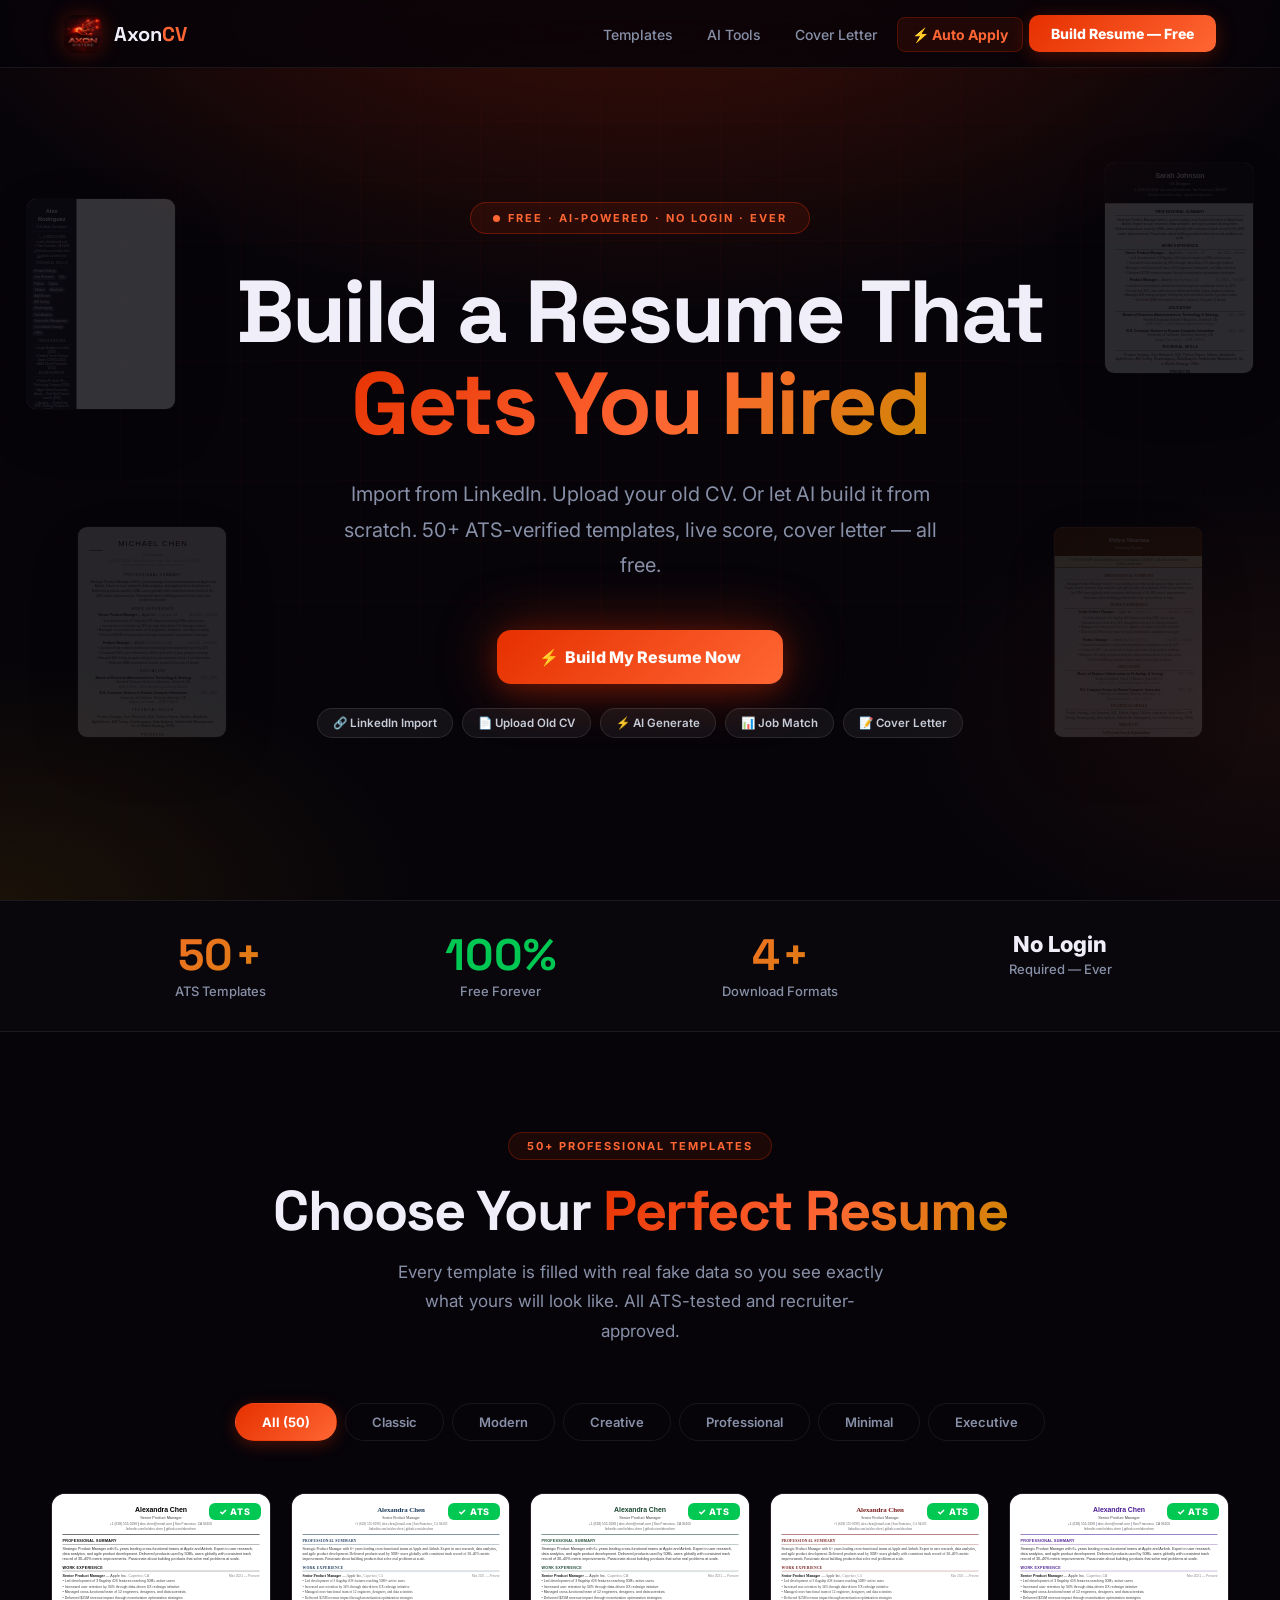
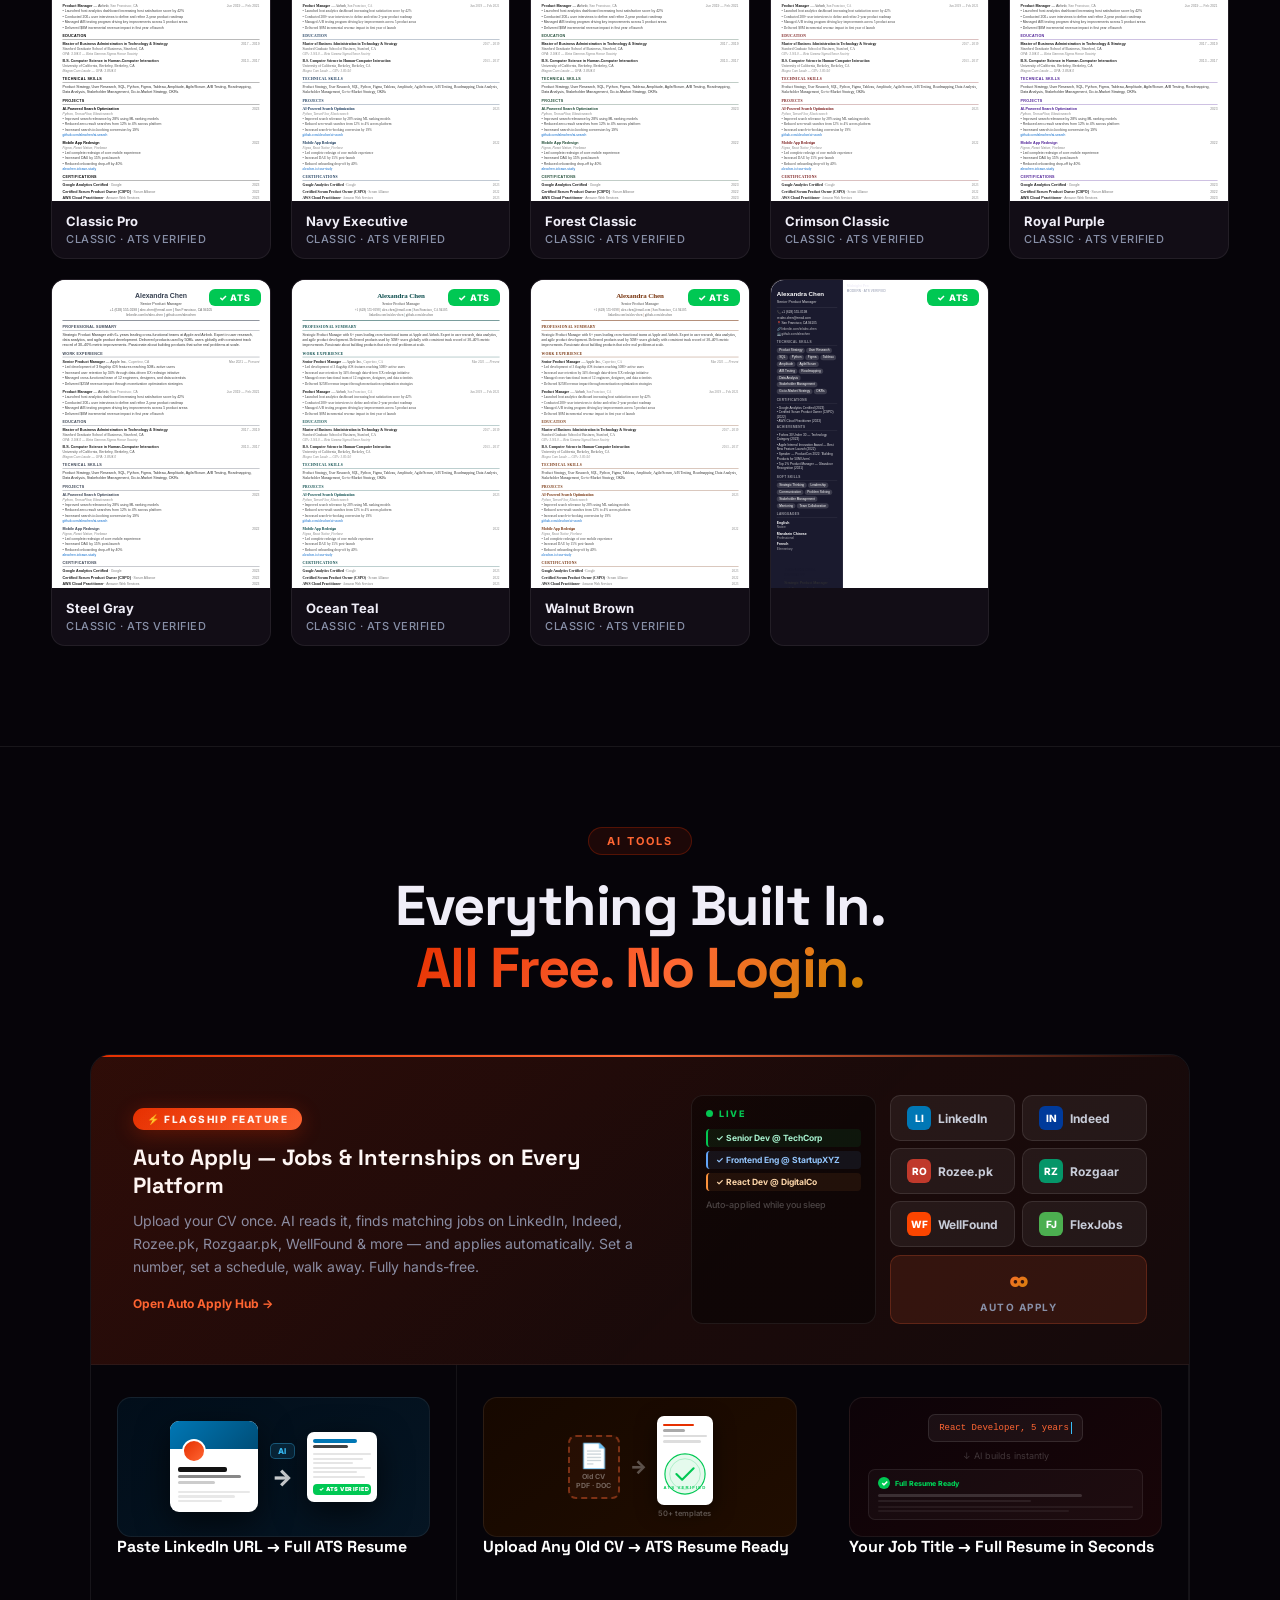
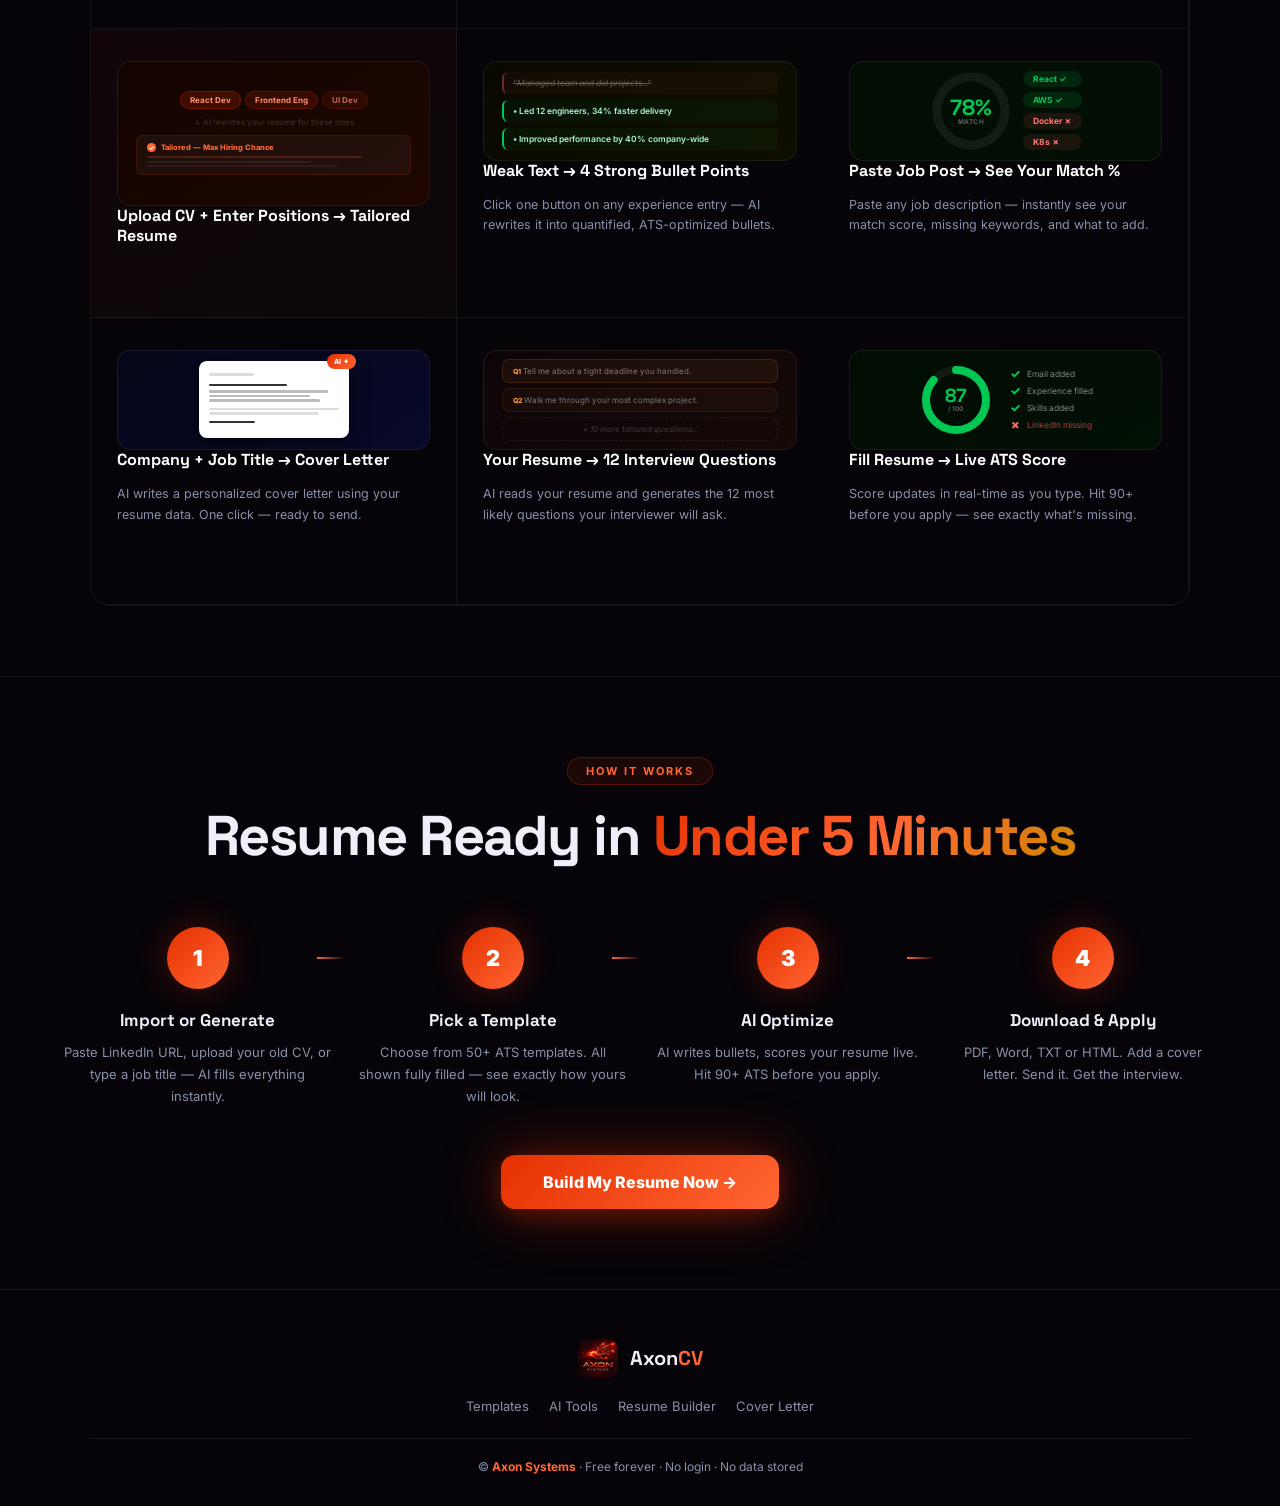
<file: CV-Maker/index.html>
﻿<!DOCTYPE html>
<html lang="en">
<head>
<meta charset="UTF-8">
<meta name="viewport" content="width=device-width, initial-scale=1.0">
<title>AxonCV — Free ATS-Verified Resume Builder by Axon Systems</title>
<link rel="icon" type="image/svg+xml" href="favicon.svg">
<link rel="preconnect" href="https://fonts.googleapis.com">
<link href="https://fonts.googleapis.com/css2?family=Inter:wght@300;400;500;600;700;800;900&family=Space+Grotesk:wght@400;500;600;700;800&display=swap" rel="stylesheet">
<style>
:root{
  --bg:#060409;--bg2:#0d0810;--card:#120d16;--card-h:#1a1120;
  --bdr:rgba(255,255,255,0.07);--bdr-h:rgba(230,48,0,0.5);
  --red:#e63000;--orange:#ff6633;--gold:#cc8800;--glow:rgba(230,48,0,0.3);
  --w:#f0eef8;--gr:#8890a8;--l:#c8ccd8;
  --fh:'Space Grotesk',sans-serif;--fb:'Inter',sans-serif
}
*,*::before,*::after{margin:0;padding:0;box-sizing:border-box}
html{scroll-behavior:smooth}
body{font-family:var(--fb);background:var(--bg);color:var(--w);overflow-x:hidden;-webkit-font-smoothing:antialiased}

/* NAV */
nav{position:fixed;top:0;left:0;right:0;z-index:999;height:68px;display:flex;align-items:center;justify-content:space-between;padding:0 5%;background:rgba(6,4,9,0.88);backdrop-filter:blur(28px) saturate(180%);border-bottom:1px solid var(--bdr)}
.logo{display:flex;align-items:center;gap:12px;text-decoration:none;color:var(--w)}
.logo img{width:38px;height:38px;border-radius:10px;object-fit:cover;box-shadow:0 0 20px var(--glow)}
.logo-text{font-family:var(--fh);font-size:20px;font-weight:800}
.logo-text span{color:var(--orange)}
.nl{display:flex;align-items:center;gap:6px;list-style:none}
.nl a{color:var(--gr);text-decoration:none;font-size:14px;font-weight:500;padding:8px 14px;border-radius:8px;transition:all .25s}
.nl a:hover{color:var(--w);background:rgba(255,255,255,.06)}
.nl .cta{background:linear-gradient(135deg,var(--red),var(--orange))!important;color:#fff!important;font-weight:800!important;padding:10px 22px!important;border-radius:10px;box-shadow:0 4px 20px var(--glow);display:inline-flex!important;align-items:center!important;gap:6px!important}
.nl .cta:hover{opacity:.9;transform:translateY(-2px)}
.nav-free{background:rgba(0,200,83,.12);color:#00c853;border:1px solid rgba(0,200,83,.25);padding:3px 10px;border-radius:100px;font-size:9px;font-weight:800;letter-spacing:.5px;text-transform:uppercase;margin-left:4px;display:inline-block;vertical-align:middle}

/* HERO */
.hero{min-height:100vh;display:flex;flex-direction:column;align-items:center;justify-content:center;text-align:center;padding:140px 5% 100px;position:relative;overflow:hidden}
.hmesh{position:absolute;inset:0;pointer-events:none;
  background:radial-gradient(ellipse 90% 70% at 50% -10%,rgba(230,48,0,0.28) 0%,transparent 65%),
    radial-gradient(ellipse 55% 45% at 0% 100%,rgba(204,136,0,0.1) 0%,transparent 60%),
    radial-gradient(ellipse 50% 45% at 100% 80%,rgba(255,102,51,0.07) 0%,transparent 60%);
  animation:meshA 12s ease-in-out infinite alternate}
@keyframes meshA{from{opacity:.65;transform:scale(1)}to{opacity:1;transform:scale(1.06)}}
.hgrid{position:absolute;inset:0;
  background-image:linear-gradient(rgba(230,48,0,0.04) 1px,transparent 1px),linear-gradient(90deg,rgba(230,48,0,0.04) 1px,transparent 1px);
  background-size:60px 60px;
  mask-image:radial-gradient(ellipse 85% 70% at 50% 40%,black 20%,transparent 100%)}
.hcont{position:relative;z-index:1;max-width:920px}
.hbadge{display:inline-flex;align-items:center;gap:8px;background:rgba(230,48,0,0.1);border:1px solid rgba(230,48,0,0.35);color:var(--orange);padding:8px 22px;border-radius:100px;font-size:11px;font-weight:700;letter-spacing:2px;text-transform:uppercase;margin-bottom:32px;animation:fsd .8s ease both}
.bp{width:7px;height:7px;border-radius:50%;background:var(--orange);animation:bpulse 2s ease-in-out infinite}
@keyframes bpulse{0%,100%{transform:scale(1);opacity:1}50%{transform:scale(2.2);opacity:.3}}
.hero h1{font-family:var(--fh);font-size:clamp(40px,7.5vw,88px);font-weight:800;line-height:1.04;letter-spacing:-2.5px;margin-bottom:28px;animation:fsu .9s ease .1s both}
.grad{background:linear-gradient(135deg,var(--red) 0%,var(--orange) 55%,var(--gold) 100%);-webkit-background-clip:text;-webkit-text-fill-color:transparent;background-clip:text}
.hero p{font-size:clamp(16px,2vw,20px);color:var(--gr);line-height:1.78;max-width:600px;margin:0 auto 46px;animation:fsu .9s ease .25s both}
.hbtns{display:flex;gap:14px;justify-content:center;flex-wrap:wrap;animation:fsu .9s ease .4s both}
.bta{display:inline-flex;align-items:center;gap:10px;background:linear-gradient(135deg,var(--red),var(--orange));color:#fff;padding:17px 42px;border-radius:14px;font-size:16px;font-weight:800;text-decoration:none;transition:all .35s cubic-bezier(.34,1.56,.64,1);box-shadow:0 0 60px rgba(230,48,0,0.4),0 6px 24px rgba(230,48,0,0.25)}
.bta:hover{transform:translateY(-5px) scale(1.03);box-shadow:0 0 90px rgba(230,48,0,0.55),0 10px 40px rgba(230,48,0,0.3)}
.btb{display:inline-flex;align-items:center;gap:10px;background:rgba(255,255,255,.05);color:var(--w);padding:17px 42px;border-radius:14px;font-size:16px;font-weight:600;text-decoration:none;border:1px solid rgba(255,255,255,.12);transition:all .3s}
.btb:hover{border-color:rgba(230,48,0,.4);background:rgba(230,48,0,.06);transform:translateY(-5px)}

/* Floating CV cards */
.fcards{position:absolute;inset:0;pointer-events:none;overflow:hidden}
.fc{position:absolute;width:150px;height:212px;border-radius:10px;overflow:hidden;border:1px solid rgba(255,255,255,.08);box-shadow:0 20px 60px rgba(0,0,0,.6)}
.fc:nth-child(1){left:2%;top:22%;animation:fc1 7s ease-in-out infinite;opacity:.18}
.fc:nth-child(2){right:2%;top:18%;animation:fc2 8.5s ease-in-out infinite;opacity:.15}
.fc:nth-child(3){left:6%;bottom:18%;animation:fc3 9s ease-in-out infinite;opacity:.13}
.fc:nth-child(4){right:6%;bottom:18%;animation:fc1 6.5s ease-in-out infinite reverse;opacity:.13}
@keyframes fc1{0%,100%{transform:translateY(0) rotate(-4deg)}50%{transform:translateY(-22px) rotate(-4deg)}}
@keyframes fc2{0%,100%{transform:translateY(0) rotate(4deg)}50%{transform:translateY(-18px) rotate(4deg)}}
@keyframes fc3{0%,100%{transform:translateY(0) rotate(-2deg)}50%{transform:translateY(-26px) rotate(-2deg)}}

/* STATS */
.sbar{padding:32px 5%;border-top:1px solid var(--bdr);border-bottom:1px solid var(--bdr);background:rgba(255,255,255,.012)}
.sgrid{max-width:1100px;margin:0 auto;display:grid;grid-template-columns:repeat(4,1fr);gap:20px;text-align:center}
.snum{font-family:var(--fh);font-size:44px;font-weight:800;background:linear-gradient(135deg,var(--orange),var(--gold));-webkit-background-clip:text;-webkit-text-fill-color:transparent;background-clip:text;line-height:1;display:flex;align-items:baseline;justify-content:center;gap:2px}
.slb{font-size:13px;color:var(--gr);margin-top:6px;font-weight:500}

/* TEMPLATE SECTION */
.tsec{max-width:1480px;margin:0 auto;padding:100px 4%}
.shdr{text-align:center;margin-bottom:56px}
.stag{display:inline-block;background:rgba(230,48,0,0.1);color:var(--orange);border:1px solid rgba(230,48,0,.28);padding:6px 18px;border-radius:100px;font-size:11px;font-weight:700;letter-spacing:2px;text-transform:uppercase;margin-bottom:20px}
.stitle{font-family:var(--fh);font-size:clamp(30px,5vw,56px);font-weight:800;letter-spacing:-1.5px;margin-bottom:16px;line-height:1.1}
.ssub{color:var(--gr);font-size:17px;max-width:500px;margin:0 auto;line-height:1.75}

/* Filters */
.fltrs{display:flex;gap:8px;justify-content:center;flex-wrap:wrap;margin-bottom:52px}
.ftab{padding:10px 26px;border-radius:100px;border:1px solid var(--bdr);background:transparent;color:var(--gr);font-size:13px;font-weight:600;cursor:pointer;font-family:var(--fb);transition:all .25s}
.ftab:hover{border-color:rgba(230,48,0,.4);color:var(--w)}
.ftab.active{background:linear-gradient(135deg,var(--red),var(--orange));border-color:transparent;color:#fff;font-weight:700;box-shadow:0 4px 16px var(--glow)}

/* Template Grid */
.tgrid{display:grid;grid-template-columns:repeat(auto-fill,minmax(200px,1fr));gap:20px}
.tcard{border-radius:14px;overflow:hidden;border:1px solid var(--bdr);background:var(--card);cursor:pointer;transition:all .4s cubic-bezier(.175,.885,.32,1.275);position:relative}
.tcard:hover{transform:translateY(-12px) scale(1.025);border-color:rgba(230,48,0,.5);box-shadow:0 32px 80px rgba(230,48,0,.15),0 0 0 1px rgba(230,48,0,.3)}
.tprev{width:100%;padding-top:141.4%;position:relative;overflow:hidden;background:#fff;border-radius:0}
.tprev-inner{position:absolute;top:0;left:0;width:794px;transform-origin:top left;pointer-events:none}
.tovr{position:absolute;inset:0;background:linear-gradient(to top,rgba(0,0,0,.96) 0%,rgba(0,0,0,.05) 55%,transparent 100%);opacity:0;transition:opacity .3s;display:flex;align-items:flex-end;justify-content:center;padding:16px}
.tcard:hover .tovr{opacity:1}
.ubtn{width:100%;background:linear-gradient(135deg,var(--red),var(--orange));color:#fff;border:none;padding:12px;border-radius:9px;font-size:13px;font-weight:800;cursor:pointer;font-family:var(--fb);transform:translateY(14px);transition:transform .3s}
.tcard:hover .ubtn{transform:translateY(0)}
.atsbdg{position:absolute;top:9px;right:9px;z-index:3;background:#00c853;color:#fff;padding:3px 10px;border-radius:6px;font-size:9px;font-weight:800;letter-spacing:.8px}
.newbdg{position:absolute;top:9px;left:9px;z-index:3;background:var(--gold);color:#000;padding:3px 10px;border-radius:6px;font-size:9px;font-weight:800;letter-spacing:.8px}
.tinfo{padding:12px 14px}
.tname{font-weight:700;font-size:13px;color:var(--w);margin-bottom:3px}
.tcat{font-size:11px;color:var(--gr);font-weight:500;text-transform:uppercase;letter-spacing:.5px}

/* FEATURES */
.fsec{padding:100px 5%;background:rgba(230,48,0,0.025);border-top:1px solid var(--bdr)}
.fgrid{max-width:1200px;margin:60px auto 0;display:grid;grid-template-columns:repeat(3,1fr);gap:26px}
.fcard{background:var(--card);border:1px solid var(--bdr);border-radius:20px;padding:36px 28px;transition:all .35s;position:relative;overflow:hidden}
.fcard::before{content:'';position:absolute;top:0;left:0;right:0;height:2px;background:linear-gradient(90deg,var(--red),var(--orange));opacity:0;transition:opacity .35s}
.fcard:hover{border-color:rgba(230,48,0,.25);transform:translateY(-7px);box-shadow:0 28px 70px rgba(230,48,0,.07)}
.fcard:hover::before{opacity:1}
.fico{width:54px;height:54px;border-radius:16px;display:flex;align-items:center;justify-content:center;font-size:26px;margin-bottom:22px;background:rgba(230,48,0,.1)}
.ft{font-size:18px;font-weight:700;margin-bottom:11px;font-family:var(--fh)}
.fd{color:var(--gr);font-size:14px;line-height:1.75}
.ftag{display:inline-block;background:rgba(230,48,0,.1);color:var(--orange);border:1px solid rgba(230,48,0,.2);padding:3px 10px;border-radius:100px;font-size:10px;font-weight:700;letter-spacing:.5px;margin-top:12px}

/* HOW IT WORKS */
.hwrap{padding:80px 5% 80px;border-top:1px solid var(--bdr)}
.steps{display:grid;grid-template-columns:repeat(4,1fr);gap:28px;margin-top:60px}
.step{text-align:center;position:relative}
.step:not(:last-child)::after{content:'';position:absolute;top:30px;right:-14px;width:28px;height:2px;background:linear-gradient(90deg,var(--orange),transparent)}
.sno{width:62px;height:62px;border-radius:50%;background:linear-gradient(135deg,var(--red),var(--orange));color:#fff;font-size:22px;font-weight:900;display:flex;align-items:center;justify-content:center;margin:0 auto 20px;box-shadow:0 0 32px var(--glow)}
.st{font-size:17px;font-weight:700;margin-bottom:10px;font-family:var(--fh)}
.sd{color:var(--gr);font-size:13px;line-height:1.7}
@media(max-width:900px){.steps{grid-template-columns:repeat(2,1fr)}}
@media(max-width:500px){.steps{grid-template-columns:1fr 1fr}}
.how-row{max-width:1060px;margin:60px auto 0;display:grid;grid-template-columns:repeat(4,1fr)}
@media(max-width:800px){.how-row{grid-template-columns:repeat(2,1fr);gap:40px 0}}
@media(max-width:460px){.how-row{grid-template-columns:1fr;gap:36px}}
.how-step{padding:0 28px;border-left:1px solid rgba(255,255,255,.07)}
.how-step:first-child{border-left:none;padding-left:0}
@media(max-width:800px){.how-step:nth-child(odd){border-left:none;padding-left:0}.how-step:nth-child(even){border-left:1px solid rgba(255,255,255,.07)}}
@media(max-width:460px){.how-step{border-left:none!important;padding-left:0!important;border-top:1px solid rgba(255,255,255,.07);padding-top:32px}.how-step:first-child{border-top:none;padding-top:0}}
.how-n{font-family:var(--fh);font-size:56px;font-weight:900;color:rgba(230,48,0,.14);line-height:1;margin-bottom:16px;display:block;letter-spacing:-2px}
.how-title{font-family:var(--fh);font-size:17px;font-weight:700;color:#fff;margin-bottom:10px;line-height:1.2}
.how-desc{font-size:13px;color:var(--gr);line-height:1.72}

/* FOOTER */
footer{padding:64px 5% 40px;border-top:1px solid var(--bdr);text-align:center}
.flogo{display:flex;align-items:center;justify-content:center;gap:12px;margin-bottom:14px}
.flogo img{width:44px;height:44px;border-radius:12px;object-fit:cover}
.flogo-text{font-family:var(--fh);font-size:22px;font-weight:800}
.flogo-text span{color:var(--orange)}
.fsub{color:var(--gr);font-size:14px;margin-bottom:32px}
.flinks{display:flex;gap:28px;justify-content:center;list-style:none;margin-bottom:36px;flex-wrap:wrap}
.flinks a{color:var(--gr);text-decoration:none;font-size:13px;transition:color .25s}
.flinks a:hover{color:var(--w)}
.fbot{border-top:1px solid var(--bdr);padding-top:24px;color:var(--gr);font-size:12px}
.fbot strong{color:var(--orange)}

/* ANIMS */
@keyframes fsd{from{opacity:0;transform:translateY(-24px)}to{opacity:1;transform:translateY(0)}}
@keyframes fsu{from{opacity:0;transform:translateY(38px)}to{opacity:1;transform:translateY(0)}}
.reveal{opacity:0;transform:translateY(36px);transition:all .75s cubic-bezier(.16,1,.3,1)}
.reveal.vis{opacity:1;transform:translateY(0)}

/* RESPONSIVE */
@media(max-width:900px){.fgrid,.steps{grid-template-columns:repeat(2,1fr)}.sgrid{grid-template-columns:repeat(2,1fr)}.nl{display:none}}
@media(max-width:600px){.fgrid,.sgrid{grid-template-columns:1fr}.steps{grid-template-columns:1fr 1fr}}

/* ===== ANIMATED FEATURE VISUALS ===== */
.fi-anim{height:136px;display:flex;align-items:center;justify-content:center;padding:16px 20px;overflow:hidden;border-bottom:1px solid rgba(255,255,255,.06);position:relative;gap:10px}

/* URL bar (LinkedIn) */
.a-urlbar{background:rgba(255,255,255,.06);border:1px solid rgba(0,119,181,.35);border-radius:8px;padding:7px 12px;font-size:10px;font-family:monospace;color:rgba(255,255,255,.4);display:flex;align-items:center;gap:4px;white-space:nowrap;max-width:160px}
.a-urlbar-text{color:#38bdf8;font-weight:700;overflow:hidden;white-space:nowrap;animation:aUrlType 4s steps(12) infinite}
.a-urlbar-cur{width:1px;height:12px;background:#38bdf8;animation:aBlink 0.8s steps(1) infinite;margin-left:1px}
@keyframes aUrlType{0%{width:0}40%{width:80px}75%{width:80px}90%{width:0}100%{width:0}}
@keyframes aBlink{0%,100%{opacity:1}50%{opacity:0}}

/* Mini CV output */
.a-cv{background:#fff;border-radius:7px;width:56px;padding:8px 6px;box-shadow:0 6px 20px rgba(0,0,0,.55);display:flex;flex-direction:column;gap:3px;animation:aCvIn 4s ease infinite}
@keyframes aCvIn{0%{opacity:0;transform:scale(.85) translateY(8px)}35%{opacity:0;transform:scale(.85) translateY(8px)}55%{opacity:1;transform:scale(1) translateY(0)}85%{opacity:1;transform:scale(1)}100%{opacity:0;transform:scale(.85) translateY(8px)}}
.a-cv-l{height:2.5px;border-radius:2px;background:#ddd}
.a-cv-l.dk{background:#222}.a-cv-l.md{background:#aaa}
.a-ats{margin-top:5px;display:flex;justify-content:flex-start}

/* Arrow pulse */
.a-arr{font-size:18px;font-weight:900;color:rgba(255,255,255,.3);animation:aArr 1.6s ease-in-out infinite;flex-shrink:0}
@keyframes aArr{0%,100%{transform:translateX(0);opacity:.25}50%{transform:translateX(5px);opacity:.8}}

/* Score ring animation */
.a-ring{position:relative;width:84px;height:84px;flex-shrink:0}
.a-ring svg{transform:rotate(-90deg)}
.a-ring-fill{animation:aRingFill 3.5s ease-in-out infinite}
@keyframes aRingFill{0%{stroke-dashoffset:214}65%{stroke-dashoffset:47}85%{stroke-dashoffset:47}100%{stroke-dashoffset:214}}
.a-ring-num{position:absolute;inset:0;display:flex;flex-direction:column;align-items:center;justify-content:center}
.a-ring-pct{font-family:var(--fh);font-size:22px;font-weight:900;color:#00c853;line-height:1}
.a-ring-lbl{font-size:6.5px;color:rgba(255,255,255,.35);font-weight:700;letter-spacing:.4px}

/* Keyword chips */
.a-chips{display:flex;flex-direction:column;gap:5px}
.a-chip{padding:3px 10px;border-radius:100px;font-size:8.5px;font-weight:700}
.a-chip.ok{background:rgba(0,200,83,.12);color:#00c853}
.a-chip.no{background:rgba(255,77,77,.1);color:#ff7777}

/* Bullet before/after */
.a-bullets{width:100%;display:flex;flex-direction:column;gap:6px}
.a-before{border-radius:6px;padding:6px 9px;background:rgba(255,77,77,.05);border-left:2px solid rgba(255,77,77,.4);font-size:8.5px;color:rgba(255,255,255,.3);text-decoration:line-through;font-style:italic;animation:aBefore 4s ease-in-out infinite}
@keyframes aBefore{0%{opacity:1}40%{opacity:1}55%{opacity:.3}100%{opacity:.3}}
.a-after{border-radius:6px;padding:6px 9px;background:rgba(0,200,83,.05);border-left:2px solid #00c853;font-size:8.5px;color:#a7f3d0;font-weight:600;animation:aAfter 4s ease-in-out infinite}
@keyframes aAfter{0%{opacity:0;transform:translateY(4px)}45%{opacity:0;transform:translateY(4px)}60%{opacity:1;transform:translateY(0)}100%{opacity:1;transform:translateY(0)}}
.a-ai-label{font-size:9px;font-weight:800;color:var(--orange);text-align:center;animation:aAIlbl 4s ease-in-out infinite}
@keyframes aAIlbl{0%,30%{opacity:1}50%{opacity:0}100%{opacity:0}}

/* Letter animation */
.a-letter{background:#fff;border-radius:8px;width:150px;padding:12px 10px;box-shadow:0 6px 20px rgba(0,0,0,.55);position:relative;animation:aLetter 3s ease infinite}
@keyframes aLetter{0%{transform:translateY(4px);opacity:.7}50%{transform:translateY(0);opacity:1}100%{transform:translateY(4px);opacity:.7}}
.a-ltr-line{height:2.5px;border-radius:2px;background:#ddd;margin-bottom:3px}
.a-ltr-line.dk{background:#333}.a-ltr-line.md{background:#bbb}
.a-ai-badge{position:absolute;top:-7px;right:-7px;background:linear-gradient(135deg,#e63000,#ff6633);color:#fff;font-size:7px;font-weight:800;padding:3px 7px;border-radius:100px}

/* Question cards */
.a-qcards{display:flex;flex-direction:column;gap:5px;width:100%}
.a-q{border:1px solid rgba(255,255,255,.08);border-radius:7px;padding:6px 10px;font-size:8px;color:rgba(255,255,255,.45);animation:aQin 4s ease-in-out infinite}
.a-q:nth-child(1){animation-delay:0s}
.a-q:nth-child(2){animation-delay:0.5s}
.a-q:nth-child(3){animation-delay:1s}
@keyframes aQin{0%{opacity:0;transform:translateX(-6px)}20%{opacity:1;transform:translateX(0)}80%{opacity:1}100%{opacity:0}}

/* ATS checklist */
.a-chks{display:flex;flex-direction:column;gap:5px}
.a-chk{display:flex;align-items:center;gap:6px;font-size:8.5px;animation:aChkIn 5s ease-in-out infinite}
.a-chk:nth-child(1){animation-delay:0s}
.a-chk:nth-child(2){animation-delay:.5s}
.a-chk:nth-child(3){animation-delay:1s}
.a-chk:nth-child(4){animation-delay:1.5s}
@keyframes aChkIn{0%{opacity:0}30%{opacity:1}80%{opacity:1}100%{opacity:0}}

/* PDF document upload */
.a-pdf{width:52px;height:64px;border:2px dashed rgba(255,102,51,.4);border-radius:8px;display:flex;flex-direction:column;align-items:center;justify-content:center;background:rgba(255,102,51,.06);animation:aPdfIn 3s ease-in-out infinite}
@keyframes aPdfIn{0%,100%{transform:translateY(0)}50%{transform:translateY(-4px)}}
.a-pdf-icon{font-size:24px;line-height:1}
.a-pdf-txt{font-size:7px;color:rgba(255,255,255,.35);font-weight:700;margin-top:4px;text-align:center}

/* Typing/generate animation */
.a-typebox{background:rgba(255,255,255,.05);border:1px solid rgba(255,255,255,.1);border-radius:7px;padding:7px 10px;font-size:9px;font-family:monospace;color:rgba(255,255,255,.5);white-space:nowrap;display:flex;align-items:center}
.a-typed{overflow:hidden;color:var(--orange);animation:aGenType 3.5s steps(14) infinite}
@keyframes aGenType{0%{width:0}50%{width:110px}80%{width:110px}100%{width:0}}
.a-gen-result{width:100%;background:rgba(255,255,255,.03);border:1px solid rgba(255,255,255,.08);border-radius:7px;padding:7px 9px;animation:aGenResult 3.5s ease infinite}
@keyframes aGenResult{0%,35%{opacity:0;transform:translateY(6px)}55%{opacity:1;transform:translateY(0)}85%{opacity:1}100%{opacity:0;transform:translateY(6px)}}

/* ===== CLEAN FEATURE GRID ===== */
.feats-wrap{max-width:1100px;margin:52px auto 0;border:1px solid rgba(255,255,255,.07);border-radius:20px;overflow:hidden;display:grid;grid-template-columns:repeat(3,1fr)}
@media(max-width:860px){.feats-wrap{grid-template-columns:repeat(2,1fr)}}
@media(max-width:500px){.feats-wrap{grid-template-columns:1fr}}
.fi{padding:32px 26px;border-right:1px solid rgba(255,255,255,.06);border-bottom:1px solid rgba(255,255,255,.06);transition:background .22s;text-decoration:none;display:flex;flex-direction:column}
.fi:nth-child(3n){border-right:none}
@media(max-width:860px){.fi:nth-child(3n){border-right:1px solid rgba(255,255,255,.06)}.fi:nth-child(2n){border-right:none}}
@media(max-width:500px){.fi{border-right:none}}
.fi:hover{background:rgba(255,255,255,.022)}
.fi-ico{font-size:52px;margin-bottom:20px;line-height:1;display:block}
.fi-title{font-family:var(--fh);font-size:16px;font-weight:700;color:#fff;margin-bottom:8px;line-height:1.25}
.fi-desc{font-size:13px;color:var(--gr);line-height:1.65;flex:1}
.fi-link{display:inline-flex;align-items:center;gap:5px;font-size:12px;font-weight:700;color:var(--orange);margin-top:16px;opacity:0;transform:translateX(-5px);transition:all .2s}
.fi:hover .fi-link{opacity:1;transform:translateX(0)}

/* FLAGSHIP AUTO APPLY CARD */
.fi-flagship{grid-column:1/-1;background:linear-gradient(135deg,rgba(230,48,0,.12),rgba(255,102,51,.06));border-right:none!important;border-bottom:1px solid rgba(255,255,255,.06);position:relative;overflow:hidden;flex-direction:row;align-items:center;gap:32px;padding:40px 42px}
.fi-flagship::before{content:'';position:absolute;inset:0;background:linear-gradient(135deg,rgba(230,48,0,.07),transparent 60%);pointer-events:none}
.fi-flagship::after{content:'';position:absolute;top:0;left:0;right:0;height:2px;background:linear-gradient(90deg,var(--red),var(--orange),transparent)}
.fi-flagship:hover{background:linear-gradient(135deg,rgba(230,48,0,.18),rgba(255,102,51,.1))!important}
.fi-flagship .fi-left{flex:1;min-width:0}
.fi-flagship .fi-right{display:flex;gap:14px;flex-shrink:0;flex-wrap:wrap;justify-content:flex-end}
.fi-flagship .fi-title{font-size:22px;margin-bottom:10px}
.fi-flagship .fi-desc{font-size:14px;max-width:580px}
.flagship-badge{display:inline-flex;align-items:center;gap:7px;background:linear-gradient(135deg,var(--red),var(--orange));color:#fff;font-size:10px;font-weight:800;letter-spacing:1.5px;text-transform:uppercase;padding:5px 14px;border-radius:100px;margin-bottom:14px;box-shadow:0 4px 20px var(--glow)}
.flagship-pill{display:flex;align-items:center;gap:7px;background:rgba(255,255,255,.06);border:1px solid rgba(255,255,255,.1);border-radius:10px;padding:10px 16px;font-size:12px;font-weight:700;color:var(--l);white-space:nowrap}
.flagship-pill .p-logo{width:24px;height:24px;border-radius:6px;display:flex;align-items:center;justify-content:center;font-size:10px;font-weight:800;color:#fff;flex-shrink:0}
.fi-anim{background:rgba(255,255,255,.03);border:1px solid rgba(255,255,255,.07);border-radius:14px;flex:1;min-height:100px;display:flex;align-items:center;justify-content:center;overflow:hidden;position:relative}
.auto-apply-vis{display:flex;align-items:center;justify-content:center;flex-direction:column;gap:8px;padding:18px}
.apply-counter{font-family:var(--fh);font-size:36px;font-weight:800;background:linear-gradient(135deg,var(--orange),var(--gold));-webkit-background-clip:text;-webkit-text-fill-color:transparent;background-clip:text;line-height:1;animation:counterUp 3s ease-in-out infinite}
@keyframes counterUp{0%{opacity:.4}50%{opacity:1}100%{opacity:.4}}
.apply-lbl{font-size:10px;font-weight:700;color:var(--gr);letter-spacing:1.5px;text-transform:uppercase}

@keyframes fArr{0%,100%{transform:translateX(0);opacity:.4}55%{transform:translateX(5px);opacity:.9}}
@keyframes spin2{from{transform:rotate(0deg)}to{transform:rotate(360deg)}}
@keyframes blink{0%,100%{opacity:1}50%{opacity:0}}

/* ===== LIVE DEMO SECTION ===== */
.demo-sec{padding:90px 5% 70px;background:rgba(0,0,0,.18);border-top:1px solid var(--bdr)}
.dtabs{display:flex;gap:7px;flex-wrap:wrap;justify-content:center;margin-bottom:0}
.dtab{padding:9px 20px;border-radius:10px;border:1px solid rgba(255,255,255,.08);background:rgba(255,255,255,.04);color:var(--gr);font-size:12px;font-weight:600;cursor:pointer;font-family:var(--fb);transition:all .22s;white-space:nowrap}
.dtab:hover{color:var(--w);border-color:rgba(230,48,0,.3);background:rgba(230,48,0,.06)}
.dtab.act{background:rgba(230,48,0,.13);border-color:rgba(230,48,0,.5);color:var(--orange);font-weight:700}
.dpanel{background:var(--card);border:1px solid var(--bdr);border-radius:20px;overflow:hidden;margin-top:12px;animation:dp-in .3s ease}
@keyframes dp-in{from{opacity:0;transform:translateY(8px)}to{opacity:1;transform:translateY(0)}}
.dp-body{display:grid;grid-template-columns:1fr 1fr;min-height:310px}
@media(max-width:700px){.dp-body{grid-template-columns:1fr}}
.dp-l{padding:26px;border-right:1px solid var(--bdr)}
.dp-r{padding:26px;background:rgba(255,255,255,.018)}
.dp-lbl{font-size:9.5px;font-weight:700;color:var(--gr);text-transform:uppercase;letter-spacing:1.2px;margin-bottom:8px}
.dp-fi{width:100%;background:rgba(255,255,255,.05);border:1px solid rgba(255,255,255,.08);border-radius:8px;padding:8px 11px;color:var(--w);font-size:11.5px;font-family:var(--fb);outline:none;transition:all .2s}
.dp-fi:focus{border-color:var(--orange);background:rgba(230,48,0,.04)}
.dp-fi::placeholder{color:rgba(255,255,255,.18)}
textarea.dp-fi{resize:none;line-height:1.6}
.dp-btn{display:inline-flex;align-items:center;gap:7px;padding:9px 18px;background:linear-gradient(135deg,var(--red),var(--orange));color:#fff;border:none;border-radius:9px;font-size:12px;font-weight:700;cursor:pointer;font-family:var(--fb);transition:all .2s;margin-top:10px;box-shadow:0 3px 12px var(--glow)}
.dp-btn:hover{opacity:.88;transform:translateY(-1px)}
.dp-btn:disabled{opacity:.45;cursor:not-allowed;transform:none}
.dp-ghost{display:inline-flex;align-items:center;gap:6px;padding:9px 14px;background:rgba(255,255,255,.06);border:1px solid rgba(255,255,255,.1);color:var(--gr);border-radius:9px;font-size:11px;font-weight:600;cursor:pointer;font-family:var(--fb);transition:all .2s;margin-top:10px;margin-left:6px}
.dp-ghost:hover{color:var(--w);border-color:rgba(255,255,255,.2)}
.dp-cta{background:rgba(230,48,0,.06);border-top:1px solid rgba(230,48,0,.12);padding:14px 26px;display:flex;align-items:center;justify-content:space-between;gap:12px;flex-wrap:wrap}
.dp-cta-note{font-size:11px;color:var(--gr);line-height:1.5}
.dp-cta-btn{display:inline-flex;align-items:center;gap:7px;padding:9px 20px;background:linear-gradient(135deg,var(--red),var(--orange));color:#fff;border-radius:9px;font-size:12px;font-weight:700;text-decoration:none;transition:all .22s;white-space:nowrap;box-shadow:0 3px 12px var(--glow);flex-shrink:0}
.dp-cta-btn:hover{opacity:.9;transform:translateX(3px)}
.dp-empty{height:100%;display:flex;align-items:center;justify-content:center;flex-direction:column;gap:10px;opacity:.35;min-height:200px}
.dp-ring{width:90px;height:90px;position:relative;flex-shrink:0}
.dp-ring svg{transform:rotate(-90deg)}
.dp-ring-n{position:absolute;inset:0;display:flex;align-items:center;justify-content:center;font-family:var(--fh);font-size:24px;font-weight:800}
.dp-chips{display:flex;flex-wrap:wrap;gap:4px;margin-top:6px}
.dp-chip{padding:2px 9px;border-radius:100px;font-size:10px;font-weight:600}
.dp-chip.ok{background:rgba(0,200,83,.12);color:#00c853}
.dp-chip.no{background:rgba(255,77,77,.08);color:#ff7878}
.dp-before{background:rgba(255,255,255,.03);border:1px solid rgba(255,255,255,.06);border-radius:7px;padding:8px 12px;font-size:11px;color:rgba(255,255,255,.3);margin-bottom:4px;border-left:3px solid rgba(255,77,77,.25);font-style:italic}
.dp-after{background:rgba(0,200,83,.05);border:1px solid rgba(0,200,83,.12);border-radius:7px;padding:9px 12px;font-size:11px;color:#a7f3d0;margin-bottom:5px;border-left:3px solid #00c853;animation:dp-slide .4s ease both}
@keyframes dp-slide{from{opacity:0;transform:translateX(-8px)}to{opacity:1;transform:translateX(0)}}
.dp-field{display:flex;align-items:baseline;gap:10px;padding:6px 0;border-bottom:1px solid rgba(255,255,255,.05)}
.dp-field:last-child{border-bottom:none}
.dp-field-k{font-size:9px;font-weight:700;color:var(--gr);text-transform:uppercase;letter-spacing:.8px;min-width:72px;flex-shrink:0}
.dp-field-v{font-size:11.5px;color:var(--w);font-weight:500;line-height:1.4}
.dp-summary{font-size:11.5px;color:var(--l);line-height:1.7;background:rgba(255,255,255,.03);border:1px solid var(--bdr);border-radius:8px;padding:11px;margin-bottom:8px}
.dp-letter{font-size:11px;color:var(--l);line-height:1.8;background:rgba(255,255,255,.03);border-radius:8px;padding:13px;border:1px solid var(--bdr);white-space:pre-line;max-height:215px;overflow-y:auto}
.dp-letter::-webkit-scrollbar{width:3px}.dp-letter::-webkit-scrollbar-thumb{background:rgba(255,255,255,.1);border-radius:2px}
/* Small feature grid */
.fsm-grid{max-width:1100px;margin:16px auto 0;display:grid;grid-template-columns:repeat(3,1fr);gap:13px}
@media(max-width:800px){.fsm-grid{grid-template-columns:repeat(2,1fr)}}
@media(max-width:500px){.fsm-grid{grid-template-columns:1fr}}
.fsm{background:var(--card);border:1px solid var(--bdr);border-radius:15px;padding:22px 20px;transition:all .28s;text-decoration:none;display:block;position:relative;overflow:hidden}
.fsm:hover{transform:translateY(-5px);border-color:rgba(230,48,0,.28);box-shadow:0 20px 50px rgba(230,48,0,.08)}
.fsm-ico{font-size:22px;margin-bottom:12px;display:block}
.fsm-t{font-size:15px;font-weight:700;color:#fff;margin-bottom:6px;font-family:var(--fh)}
.fsm-d{font-size:12px;color:var(--gr);line-height:1.65}
.fsm-tag{display:inline-block;padding:2px 9px;border-radius:100px;font-size:9px;font-weight:800;letter-spacing:.8px;text-transform:uppercase;margin-top:10px}
.fsm-arr{position:absolute;top:20px;right:20px;font-size:14px;color:var(--gr);opacity:0;transform:translateX(-5px);transition:all .22s}
.fsm:hover .fsm-arr{opacity:1;transform:translateX(0)}

/* ===== HERO FEATURE PILLS ===== */
.hpills{display:flex;gap:9px;justify-content:center;flex-wrap:wrap;margin-top:24px;animation:fsu .9s ease .55s both}
.hpill{display:inline-flex;align-items:center;gap:6px;padding:7px 15px;border-radius:100px;background:rgba(255,255,255,.055);border:1px solid rgba(255,255,255,.1);color:var(--l);font-size:11.5px;font-weight:600;text-decoration:none;transition:all .28s;cursor:pointer}
.hpill:hover{border-color:rgba(230,48,0,.45);background:rgba(230,48,0,.09);color:#fff;transform:translateY(-2px)}
.hpill-dot{width:6px;height:6px;border-radius:50%;background:var(--orange);flex-shrink:0}

/* ===== SHOWCASE FEATURE CARDS ===== */
.fsec2{padding:90px 5%;background:rgba(0,0,0,.15);border-top:1px solid var(--bdr)}
.showcase-stack{max-width:1180px;margin:60px auto 0;display:flex;flex-direction:column;gap:18px}

.sc-card{border-radius:22px;overflow:hidden;display:grid;grid-template-columns:1fr 1.1fr;min-height:240px;cursor:pointer;transition:all .35s cubic-bezier(.16,1,.3,1);border:1px solid rgba(255,255,255,.07);text-decoration:none;position:relative}
.sc-card:hover{transform:translateY(-5px) scale(1.008);box-shadow:0 40px 100px rgba(0,0,0,.5)}
.sc-card.rev{grid-template-columns:1.1fr 1fr}

.sc-vis{display:flex;align-items:center;justify-content:center;padding:32px 24px;position:relative;overflow:hidden;gap:14px}
.sc-content{padding:38px 36px;display:flex;flex-direction:column;justify-content:center;background:rgba(0,0,0,.25);backdrop-filter:blur(8px)}
.sc-card.rev .sc-vis{order:2}
.sc-card.rev .sc-content{order:1}

.sc-tag{display:inline-flex;align-items:center;gap:5px;padding:4px 12px;border-radius:100px;font-size:9px;font-weight:800;letter-spacing:1.2px;text-transform:uppercase;margin-bottom:14px;width:fit-content;border:1px solid transparent}
.sc-title{font-family:var(--fh);font-size:clamp(20px,2.5vw,27px);font-weight:800;color:#fff;line-height:1.2;margin-bottom:10px;letter-spacing:-.4px}
.sc-desc{font-size:13.5px;color:rgba(255,255,255,.6);line-height:1.8;margin-bottom:22px}
.sc-cta{display:inline-flex;align-items:center;gap:8px;font-size:12px;font-weight:700;color:#fff;background:rgba(255,255,255,.12);border:1px solid rgba(255,255,255,.18);padding:9px 18px;border-radius:9px;transition:all .22s;width:fit-content}
.sc-card:hover .sc-cta{background:rgba(255,255,255,.22);transform:translateX(3px)}

/* Mini CSS Illustrations */
/* LinkedIn mockup */
.mock-li{background:#fff;border-radius:10px;width:140px;overflow:hidden;box-shadow:0 10px 40px rgba(0,0,0,.5);flex-shrink:0}
.mock-li-banner{height:32px;background:linear-gradient(135deg,#0077b5,#004e78)}
.mock-li-body{padding:0 10px 10px}
.mock-li-av{width:32px;height:32px;border-radius:50%;background:linear-gradient(135deg,#e63000,#ff6633);border:3px solid #fff;margin:-12px 0 5px 8px}
.mock-li-n{height:6px;background:#111;border-radius:2px;width:65%;margin-bottom:4px}
.mock-li-t{height:4px;background:#777;border-radius:2px;width:85%;margin-bottom:3px}
.mock-li-l{height:4px;background:#bbb;border-radius:2px;width:45%;margin-bottom:8px}
.mock-li-bar{height:3px;background:#e0e0e0;border-radius:2px;margin-bottom:3px}
.mock-li-bar.s{width:80%}.mock-li-bar.m{width:60%}.mock-li-bar.l{width:90%}

.mock-arr{font-size:22px;color:rgba(255,255,255,.5);flex-shrink:0;animation:arrPulse 1.8s ease-in-out infinite}
@keyframes arrPulse{0%,100%{transform:translateX(0);opacity:.5}50%{transform:translateX(5px);opacity:1}}

.mock-cv{background:#fff;border-radius:8px;width:110px;padding:9px;box-shadow:0 10px 40px rgba(0,0,0,.5);flex-shrink:0}
.mock-cv-n{height:5px;background:#111;border-radius:2px;width:75%;margin-bottom:3px}
.mock-cv-t{height:4px;background:#888;border-radius:2px;width:55%;margin-bottom:7px}
.mock-cv-sec{height:3.5px;border-radius:2px;margin-bottom:6px;width:35%}
.mock-cv-line{height:2.5px;background:#ddd;border-radius:2px;margin-bottom:3px}
.mock-cv-line.s{width:80%}.mock-cv-line.m{width:65%}.mock-cv-line.l{width:90%}
.mock-ats-bdg{background:#00c853;color:#fff;font-size:7px;font-weight:800;padding:2px 7px;border-radius:100px;margin-top:5px;display:inline-block;letter-spacing:.5px}

/* PDF upload mockup */
.mock-pdf-zone{width:100px;height:120px;border-radius:10px;border:2px dashed rgba(255,255,255,.25);display:flex;flex-direction:column;align-items:center;justify-content:center;background:rgba(255,255,255,.04);flex-shrink:0}
.mock-pdf-ico{font-size:32px;margin-bottom:5px}
.mock-pdf-txt{font-size:8px;color:rgba(255,255,255,.4);font-weight:600;text-align:center;line-height:1.4}
.mock-sparkle{font-size:18px;animation:spin 3s linear infinite;display:inline-block}
@keyframes spin{from{transform:rotate(0deg)}to{transform:rotate(360deg)}}

/* Job Matcher score ring */
.mock-ring-wrap{display:flex;flex-direction:column;align-items:center;gap:10px;flex-shrink:0}
.mock-ring{width:100px;height:100px;position:relative;flex-shrink:0}
.mock-ring svg{transform:rotate(-90deg)}
.mock-ring-num{position:absolute;inset:0;display:flex;align-items:center;justify-content:center;font-family:var(--fh);font-size:26px;font-weight:900;color:#fff}
.mock-kw-row{display:flex;flex-wrap:wrap;gap:4px;max-width:260px}
.mock-kw{padding:2px 8px;border-radius:10px;font-size:9px;font-weight:700}
.mock-kw.found{background:rgba(0,200,83,.15);color:#00c853}
.mock-kw.miss{background:rgba(255,77,77,.12);color:#ff6b6b}

/* ===== SMALLER FEATURE GRID ===== */
.fgrid2{max-width:1180px;margin:60px auto 0;display:grid;grid-template-columns:repeat(3,1fr);gap:16px}
.fc2{background:var(--card);border:1px solid var(--bdr);border-radius:18px;padding:26px 22px;cursor:pointer;transition:all .32s;text-decoration:none;display:block;position:relative;overflow:hidden}
.fc2::after{content:'→';position:absolute;bottom:22px;right:22px;font-size:16px;font-weight:700;opacity:0;transform:translateX(-6px);transition:all .25s}
.fc2:hover{transform:translateY(-7px);border-color:rgba(230,48,0,.3);box-shadow:0 28px 70px rgba(230,48,0,.09)}
.fc2:hover::after{opacity:1;transform:translateX(0)}
.fc2-ico{width:50px;height:50px;border-radius:13px;display:flex;align-items:center;justify-content:center;font-size:20px;margin-bottom:16px;flex-shrink:0}
.fc2-title{font-size:16px;font-weight:700;color:#fff;margin-bottom:7px;font-family:var(--fh)}
.fc2-desc{color:var(--gr);font-size:12.5px;line-height:1.72}
.fc2-tag{display:inline-block;padding:3px 9px;border-radius:100px;font-size:9px;font-weight:800;letter-spacing:.8px;text-transform:uppercase;margin-top:10px}

@media(max-width:860px){.sc-card,.sc-card.rev{grid-template-columns:1fr}.sc-vis{min-height:160px}.fgrid2{grid-template-columns:repeat(2,1fr)}}
@media(max-width:560px){.fgrid2{grid-template-columns:1fr}}

/* ─── LinkedIn card premium mockup ─── */
.li-mock{background:#fff;border-radius:9px;width:88px;overflow:hidden;box-shadow:0 10px 32px rgba(0,0,0,.65);flex-shrink:0;animation:liFloat 4s ease-in-out infinite}
.li-banner{height:28px;background:linear-gradient(135deg,#0077b5,#004e78)}
.li-body{padding:0 8px 8px}
.li-av{width:24px;height:24px;border-radius:50%;background:linear-gradient(135deg,#e63000,#ff6633);border:2.5px solid #fff;margin:-10px 0 4px 4px}
.li-n{height:4.5px;background:#111;border-radius:2px;width:68%;margin-bottom:3px}
.li-t{height:3px;background:#888;border-radius:2px;width:88%;margin-bottom:3px}
.li-l{height:3px;background:#ccc;border-radius:2px;width:52%;margin-bottom:7px}
.li-bar{height:2.5px;background:#e8e8e8;border-radius:2px;margin-bottom:2px}
@keyframes liFloat{0%,100%{transform:translateY(0) rotate(-2.5deg)}50%{transform:translateY(-7px) rotate(-2.5deg)}}

.ats-cv-mock{background:#fff;border-radius:7px;width:70px;padding:7px 6px;box-shadow:0 10px 32px rgba(0,0,0,.65);flex-shrink:0;animation:cvFloat 4s ease-in-out infinite .7s}
.ats-cv-h{height:4.5px;background:#0077b5;border-radius:2px;width:75%;margin-bottom:2px}
.ats-cv-ht{height:3px;background:#444;border-radius:2px;width:60%;margin-bottom:5px}
.ats-cv-l{height:2px;background:#e5e5e5;border-radius:2px;margin-bottom:2.5px}
.ats-badge{display:flex;align-items:center;gap:3px;background:#00c853;border-radius:4px;padding:2.5px 6px;margin-top:6px}
.ats-badge-txt{font-size:5.5px;font-weight:900;color:#fff;letter-spacing:.5px;white-space:nowrap}
@keyframes cvFloat{0%,100%{transform:translateY(0) rotate(2.5deg)}50%{transform:translateY(-7px) rotate(2.5deg)}}

.ai-arr-wrap{display:flex;flex-direction:column;align-items:center;gap:5px;flex-shrink:0}
.ai-arr-lbl{font-size:8px;font-weight:800;color:#38bdf8;background:rgba(56,189,248,.12);border:1px solid rgba(56,189,248,.35);padding:2px 7px;border-radius:5px;letter-spacing:.8px;animation:aiBlink 2s ease-in-out infinite}
@keyframes aiBlink{0%,100%{opacity:.7;transform:scale(1)}50%{opacity:1;transform:scale(1.05)}}
.ai-arr-sym{font-size:22px;font-weight:900;color:rgba(255,255,255,.8);animation:arrPulse 1.8s ease-in-out infinite}

/* ─── Flagship live feed ─── */
.feed-wrap{background:rgba(0,0,0,.4);border:1px solid rgba(255,255,255,.08);border-radius:12px;padding:12px 14px;min-width:185px;flex-shrink:0}
.feed-live{display:flex;align-items:center;gap:6px;margin-bottom:10px}
.feed-live-dot{width:7px;height:7px;border-radius:50%;background:#00c853;animation:bpulse 1.5s ease-in-out infinite;flex-shrink:0}
.feed-live-txt{font-size:9px;font-weight:800;color:#00c853;letter-spacing:1.5px;text-transform:uppercase}
.feed-item{font-size:8.5px;font-weight:700;padding:4px 8px;border-radius:4px;margin-bottom:4px;animation:feedSlide 5s ease-in-out infinite;white-space:nowrap;overflow:hidden;text-overflow:ellipsis;max-width:160px}
.feed-item:nth-child(2){animation-delay:1s}
.feed-item:nth-child(3){animation-delay:2s}
.feed-item.ok{color:#a7f3d0;background:rgba(0,200,83,.08);border-left:2px solid #00c853}
.feed-item.bl{color:#93c5fd;background:rgba(96,165,250,.08);border-left:2px solid #60a5fa}
.feed-item.or{color:#fed7aa;background:rgba(251,146,60,.08);border-left:2px solid #fb923c}
@keyframes feedSlide{0%{opacity:0;transform:translateX(-8px)}15%{opacity:1;transform:translateX(0)}78%{opacity:1}92%{opacity:0}100%{opacity:0}}

@media(max-width:900px){.fi-flagship{flex-direction:column!important}.feed-wrap{min-width:unset;width:100%}.fi-flagship .fi-right{flex-wrap:wrap}}
</style>
</head>
<body>

<nav>
  <a href="../index.html" class="logo">
    <img src="axonnn-logo.jpeg" alt="Axon Systems">
    <div>
      <div class="logo-text">Axon<span>CV</span></div>
    </div>
  </a>
  <ul class="nl">
    <li><a href="#templates">Templates</a></li>
    <li><a href="#features">AI Tools</a></li>
    <li><a href="coverletter.html">Cover Letter</a></li>
    <li><a href="auto-apply.html" style="color:var(--orange);font-weight:700;background:rgba(230,48,0,.1);border:1px solid rgba(230,48,0,.25);border-radius:8px">⚡ Auto Apply</a></li>
    <li><a href="builder.html" class="cta">Build Resume — Free</a></li>
  </ul>
</nav>

<!-- HERO -->
<section class="hero">
  <div class="hmesh"></div>
  <div class="hgrid"></div>
  <div class="fcards">
    <div class="fc" id="fc1"></div>
    <div class="fc" id="fc2"></div>
    <div class="fc" id="fc3"></div>
    <div class="fc" id="fc4"></div>
  </div>
  <div class="hcont">
    <div class="hbadge"><div class="bp"></div>Free · AI-Powered · No Login · Ever</div>
    <h1>Build a Resume That<br><span class="grad">Gets You Hired</span></h1>
    <p>Import from LinkedIn. Upload your old CV. Or let AI build it from scratch. 50+ ATS-verified templates, live score, cover letter — all free.</p>
    <div class="hbtns">
      <a href="builder.html" class="bta">⚡ &nbsp;Build My Resume Now</a>
    </div>
    <div class="hpills">
      <a href="builder.html?action=linkedin" class="hpill">🔗 LinkedIn Import</a>
      <a href="builder.html?action=upload" class="hpill">📄 Upload Old CV</a>
      <a href="builder.html?action=generate" class="hpill">⚡ AI Generate</a>
      <a href="builder.html" class="hpill">📊 Job Match</a>
      <a href="coverletter.html" class="hpill">📝 Cover Letter</a>
    </div>
  </div>
</section>

<!-- STATS -->
<div class="sbar">
  <div class="sgrid">
    <div><div class="snum"><span id="c1">0</span>+</div><div class="slb">ATS Templates</div></div>
    <div><div class="snum" style="-webkit-text-fill-color:inherit;background:none;color:#00c853">100%</div><div class="slb">Free Forever</div></div>
    <div><div class="snum"><span id="c2">0</span>+</div><div class="slb">Download Formats</div></div>
    <div><div class="snum" style="-webkit-text-fill-color:#f0eef8;background:none;font-size:22px;font-family:'Inter'">No Login</div><div class="slb">Required — Ever</div></div>
  </div>
</div>

<!-- TEMPLATES -->
<section class="tsec" id="templates">
  <div class="shdr reveal">
    <div class="stag">50+ Professional Templates</div>
    <h2 class="stitle">Choose Your <span class="grad">Perfect Resume</span></h2>
    <p class="ssub">Every template is filled with real fake data so you see exactly what yours will look like. All ATS-tested and recruiter-approved.</p>
  </div>
  <div class="fltrs reveal">
    <button class="ftab active" data-f="all">All (50)</button>
    <button class="ftab" data-f="classic">Classic</button>
    <button class="ftab" data-f="modern">Modern</button>
    <button class="ftab" data-f="creative">Creative</button>
    <button class="ftab" data-f="professional">Professional</button>
    <button class="ftab" data-f="minimal">Minimal</button>
    <button class="ftab" data-f="executive">Executive</button>
  </div>
  <div class="tgrid reveal" id="tgrid"></div>
</section>

<!-- FEATURES — LIVE INTERACTIVE DEMOS -->
<section id="features" style="padding:80px 5% 70px;border-top:1px solid var(--bdr)">
  <div class="shdr reveal">
    <div class="stag">AI Tools</div>
    <h2 class="stitle">Everything Built In.<br><span class="grad">All Free. No Login.</span></h2>
  </div>

  <div class="feats-wrap reveal">






    <!-- 0: FLAGSHIP — Auto Apply Hub -->
    <a href="auto-apply.html" class="fi fi-flagship">
      <div class="fi-left">
        <div class="flagship-badge">⚡ Flagship Feature</div>
        <div class="fi-title">Auto Apply — Jobs &amp; Internships on Every Platform</div>
        <div class="fi-desc">Upload your CV once. AI reads it, finds matching jobs on LinkedIn, Indeed, Rozee.pk, Rozgaar.pk, WellFound &amp; more — and applies automatically. Set a number, set a schedule, walk away. Fully hands-free.</div>
        <div class="fi-link" style="opacity:1;transform:none;margin-top:18px">Open Auto Apply Hub →</div>
      </div>
      <div class="fi-right">
        <!-- Live Application Feed -->
        <div class="feed-wrap">
          <div class="feed-live">
            <div class="feed-live-dot"></div>
            <div class="feed-live-txt">Live</div>
          </div>
          <div class="feed-item ok">✓ Senior Dev @ TechCorp</div>
          <div class="feed-item bl">✓ Frontend Eng @ StartupXYZ</div>
          <div class="feed-item or">✓ React Dev @ DigitalCo</div>
          <div style="font-size:9px;color:rgba(255,255,255,.25);margin-top:8px;font-weight:500">Auto-applied while you sleep</div>
        </div>
        <!-- Platforms + Counter -->
        <div style="display:flex;flex-direction:column;gap:8px;flex-shrink:0">
          <div style="display:grid;grid-template-columns:1fr 1fr;gap:7px">
            <div class="flagship-pill"><div class="p-logo" style="background:#0077b5">LI</div>LinkedIn</div>
            <div class="flagship-pill"><div class="p-logo" style="background:#003A9B">IN</div>Indeed</div>
            <div class="flagship-pill"><div class="p-logo" style="background:#c0392b">RO</div>Rozee.pk</div>
            <div class="flagship-pill"><div class="p-logo" style="background:#059669">RZ</div>Rozgaar</div>
            <div class="flagship-pill"><div class="p-logo" style="background:#fb4500">WF</div>WellFound</div>
            <div class="flagship-pill"><div class="p-logo" style="background:#4caf50">FJ</div>FlexJobs</div>
          </div>
          <div style="display:flex;flex-direction:column;align-items:center;gap:3px;background:rgba(255,102,51,.12);border:1px solid rgba(255,102,51,.22);border-radius:10px;padding:10px 14px">
            <div class="apply-counter" style="font-size:32px;line-height:1">∞</div>
            <div class="apply-lbl">Auto Apply</div>
          </div>
        </div>
      </div>
    </a>

    <!-- 1: LinkedIn URL → ATS Resume -->
    <a href="builder.html?action=linkedin" class="fi">
      <div class="fi-anim" style="background:linear-gradient(145deg,#020e1a,#051523);gap:12px;padding:14px 18px;justify-content:center">
        <!-- LinkedIn Profile Mockup -->
        <div class="li-mock">
          <div class="li-banner"></div>
          <div class="li-body">
            <div class="li-av"></div>
            <div class="li-n"></div>
            <div class="li-t"></div>
            <div class="li-l"></div>
            <div class="li-bar"></div>
            <div class="li-bar" style="width:80%"></div>
            <div class="li-bar" style="width:62%"></div>
          </div>
        </div>
        <!-- AI Arrow -->
        <div class="ai-arr-wrap">
          <div class="ai-arr-lbl">AI</div>
          <div class="ai-arr-sym">→</div>
        </div>
        <!-- ATS Resume Mockup -->
        <div class="ats-cv-mock">
          <div class="ats-cv-h"></div>
          <div class="ats-cv-ht"></div>
          <div class="ats-cv-l"></div>
          <div class="ats-cv-l" style="width:85%"></div>
          <div class="ats-cv-l" style="width:68%"></div>
          <div class="ats-cv-l"></div>
          <div class="ats-cv-l" style="width:75%"></div>
          <div class="ats-cv-l" style="width:90%"></div>
          <div class="ats-badge"><div class="ats-badge-txt">✓ ATS VERIFIED</div></div>
        </div>
      </div>
      <div class="fi-title">Paste LinkedIn URL → Full ATS Resume</div>
      <div class="fi-link">Import from LinkedIn →</div>
    </a>

    <!-- 2: Old CV → ATS Resume -->
    <a href="builder.html?action=upload" class="fi">
      <div class="fi-anim" style="background:linear-gradient(145deg,#160800,#200d00)">
        <div class="a-pdf">
          <div class="a-pdf-icon">📄</div>
          <div class="a-pdf-txt">Old CV<br>PDF · DOC</div>
        </div>
        <div class="a-arr">→</div>
        <div style="display:flex;flex-direction:column;gap:4px;align-items:center">
          <div class="a-cv" style="animation:aCvIn 3s ease infinite">
            <div class="a-cv-l dk" style="background:#e63000;width:72%"></div>
            <div class="a-cv-l md" style="width:50%"></div>
            <div class="a-cv-l"></div>
            <div class="a-cv-l" style="width:88%"></div>
            <div class="a-ats"><svg width="46" height="46" viewBox="0 0 46 46"><circle cx="23" cy="23" r="21" fill="rgba(0,200,83,.1)" stroke="#00c853" stroke-width="1.2"/><circle cx="23" cy="23" r="16" fill="none" stroke="#00c853" stroke-width=".6" opacity=".4"/><path d="M14 23 L20 29 L32 17" stroke="#00c853" stroke-width="2.2" fill="none" stroke-linecap="round" stroke-linejoin="round"/><text x="23" y="39" text-anchor="middle" fill="#00c853" font-size="4.5" font-weight="800" font-family="Arial,sans-serif" letter-spacing="1.2">ATS VERIFIED</text></svg></div>
          </div>
          <div style="font-size:7.5px;color:rgba(255,255,255,.3);font-weight:600">50+ templates</div>
        </div>
      </div>
      <div class="fi-title">Upload Any Old CV → ATS Resume Ready</div>
      <div class="fi-link">Convert My CV →</div>
    </a>

    <!-- 3: Job Title → Resume -->
    <a href="builder.html?action=generate" class="fi">
      <div class="fi-anim" style="background:linear-gradient(145deg,#0d0308,#180508);flex-direction:column;gap:8px;padding:16px 18px">
        <div class="a-typebox">
          <span class="a-typed">React Developer, 5 years</span>
          <div class="a-urlbar-cur" style="margin-left:2px"></div>
        </div>
        <div style="font-size:9px;color:rgba(255,255,255,.2);text-align:center">↓ AI builds instantly</div>
        <div class="a-gen-result">
          <div style="display:flex;align-items:center;gap:5px;margin-bottom:5px">
            <div style="width:12px;height:12px;background:#00c853;border-radius:50%;display:flex;align-items:center;justify-content:center;font-size:8px;font-weight:900;color:#fff;flex-shrink:0">✓</div>
            <span style="font-size:7px;color:#00c853;font-weight:800">Full Resume Ready</span>
          </div>
          <div style="height:2.5px;background:rgba(255,255,255,.15);border-radius:2px;width:80%;margin-bottom:3px"></div>
          <div style="height:2px;background:rgba(255,255,255,.08);border-radius:2px;width:60%;margin-bottom:4px"></div>
          <div style="height:2px;background:rgba(255,255,255,.06);border-radius:2px;margin-bottom:2px"></div>
          <div style="height:2px;background:rgba(255,255,255,.06);border-radius:2px;width:75%"></div>
        </div>
      </div>
      <div class="fi-title">Your Job Title → Full Resume in Seconds</div>
      <div class="fi-link">Generate My Resume →</div>
    </a>

    <!-- 4: Tailor CV for Any Position -->
    <a href="builder.html" class="fi" style="background:linear-gradient(145deg,rgba(230,48,0,.05),rgba(255,102,51,.02))">
      <div class="fi-anim" style="background:linear-gradient(145deg,#130400,#1e0700);flex-direction:column;gap:8px;padding:14px 18px">
        <div style="display:flex;flex-wrap:wrap;gap:4px;align-items:center;justify-content:center">
          <span style="background:rgba(230,48,0,.2);color:#ff9070;border:1px solid rgba(230,48,0,.3);padding:3px 9px;border-radius:100px;font-weight:700;font-size:8px">React Dev</span>
          <span style="background:rgba(230,48,0,.15);color:#ff9070;border:1px solid rgba(230,48,0,.22);padding:3px 9px;border-radius:100px;font-weight:700;font-size:8px">Frontend Eng</span>
          <span style="background:rgba(230,48,0,.1);color:rgba(255,144,112,.7);border:1px solid rgba(230,48,0,.15);padding:3px 9px;border-radius:100px;font-weight:700;font-size:8px">UI Dev</span>
        </div>
        <div style="font-size:8px;color:rgba(255,255,255,.18);text-align:center">↓ AI rewrites your resume for these roles</div>
        <div style="background:rgba(255,255,255,.04);border:1px solid rgba(230,48,0,.15);border-radius:6px;padding:7px 10px;width:100%">
          <div style="display:flex;align-items:center;gap:5px;margin-bottom:4px">
            <div style="width:9px;height:9px;background:var(--orange);border-radius:50%;display:flex;align-items:center;justify-content:center;font-size:6px;font-weight:900;color:#fff;flex-shrink:0">✓</div>
            <span style="font-size:7.5px;color:var(--orange);font-weight:800">Tailored — Max Hiring Chance</span>
          </div>
          <div style="height:2px;background:rgba(255,102,51,.2);border-radius:2px;width:85%;margin-bottom:3px"></div>
          <div style="height:2px;background:rgba(255,255,255,.07);border-radius:2px;width:65%;margin-bottom:2px"></div>
          <div style="height:2px;background:rgba(255,255,255,.05);border-radius:2px;width:75%"></div>
        </div>
      </div>
      <div class="fi-title">Upload CV + Enter Positions → Tailored Resume</div>
      <div class="fi-link">Tailor My Resume →</div>
    </a>

    <!-- 5: Weak Bullets → Strong AI Bullets -->
    <a href="builder.html" class="fi">
      <div class="fi-anim" style="background:linear-gradient(145deg,#080800,#0f0f00);padding:16px 18px">
        <div class="a-bullets">
          <div class="a-before">"Managed team and did projects..."</div>
          <div class="a-after">• Led 12 engineers, 34% faster delivery</div>
          <div class="a-after" style="animation-delay:.15s">• Improved performance by 40% company-wide</div>
        </div>
      </div>
      <div class="fi-title">Weak Text → 4 Strong Bullet Points</div>
      <div class="fi-desc" style="font-size:12.5px;color:var(--gr);margin-top:6px;line-height:1.65">Click one button on any experience entry — AI rewrites it into quantified, ATS-optimized bullets.</div>
      <div class="fi-link">Try in Builder →</div>
    </a>

    <!-- 6: Paste Job Post → Match Score -->
    <a href="builder.html" class="fi">
      <div class="fi-anim" style="background:linear-gradient(145deg,#020d04,#030f05)">
        <div class="a-ring">
          <svg width="84" height="84" viewBox="0 0 84 84">
            <circle cx="42" cy="42" r="34" fill="none" stroke="rgba(255,255,255,.06)" stroke-width="9"/>
            <circle cx="42" cy="42" r="34" fill="none" stroke="#00c853" stroke-width="9" stroke-linecap="round" stroke-dasharray="214" stroke-dashoffset="214" class="a-ring-fill"/>
          </svg>
          <div class="a-ring-num">
            <div class="a-ring-pct">78%</div>
            <div class="a-ring-lbl">MATCH</div>
          </div>
        </div>
        <div class="a-chips">
          <span class="a-chip ok">React ✓</span>
          <span class="a-chip ok">AWS ✓</span>
          <span class="a-chip no">Docker ✗</span>
          <span class="a-chip no">K8s ✗</span>
        </div>
      </div>
      <div class="fi-title">Paste Job Post → See Your Match %</div>
      <div class="fi-desc" style="font-size:12.5px;color:var(--gr);margin-top:6px;line-height:1.65">Paste any job description — instantly see your match score, missing keywords, and what to add.</div>
      <div class="fi-link">Check My Match →</div>
    </a>

    <!-- 7: Cover Letter -->
    <a href="coverletter.html" class="fi">
      <div class="fi-anim" style="background:linear-gradient(145deg,#06061a,#09092a)">
        <div class="a-letter">
          <div class="a-ltr-line" style="width:35%;margin-bottom:8px"></div>
          <div class="a-ltr-line dk" style="width:60%;margin-bottom:4px"></div>
          <div class="a-ltr-line md" style="width:92%;margin-bottom:2px"></div>
          <div class="a-ltr-line md" style="width:78%;margin-bottom:2px"></div>
          <div class="a-ltr-line md" style="width:86%;margin-bottom:6px"></div>
          <div class="a-ltr-line" style="margin-bottom:2px"></div>
          <div class="a-ltr-line" style="width:85%;margin-bottom:6px"></div>
          <div class="a-ltr-line dk" style="width:36%"></div>
          <div class="a-ai-badge">AI ✦</div>
        </div>
      </div>
      <div class="fi-title">Company + Job Title → Cover Letter</div>
      <div class="fi-desc" style="font-size:12.5px;color:var(--gr);margin-top:6px;line-height:1.65">AI writes a personalized cover letter using your resume data. One click — ready to send.</div>
      <div class="fi-link">Create Cover Letter →</div>
    </a>

    <!-- 8: Interview Questions -->
    <a href="builder.html" class="fi">
      <div class="fi-anim" style="background:linear-gradient(145deg,#0c0508,#160908);padding:16px 18px">
        <div class="a-qcards" style="width:100%">
          <div class="a-q" style="background:rgba(251,146,60,.06);border-color:rgba(251,146,60,.15)"><span style="color:#fb923c;font-weight:800;font-size:7px">Q1 </span>Tell me about a tight deadline you handled.</div>
          <div class="a-q" style="background:rgba(251,146,60,.04);border-color:rgba(251,146,60,.1)"><span style="color:#fb923c;font-weight:800;font-size:7px">Q2 </span>Walk me through your most complex project.</div>
          <div class="a-q" style="border-style:dashed;text-align:center;color:rgba(255,255,255,.2);font-style:italic">+ 10 more tailored questions...</div>
        </div>
      </div>
      <div class="fi-title">Your Resume → 12 Interview Questions</div>
      <div class="fi-desc" style="font-size:12.5px;color:var(--gr);margin-top:6px;line-height:1.65">AI reads your resume and generates the 12 most likely questions your interviewer will ask.</div>
      <div class="fi-link">Get My Questions →</div>
    </a>

    <!-- 9: Live ATS Score -->
    <a href="builder.html" class="fi">
      <div class="fi-anim" style="background:linear-gradient(145deg,#020c03,#031004);gap:16px">
        <div class="a-ring" style="width:76px;height:76px">
          <svg width="76" height="76" viewBox="0 0 76 76">
            <circle cx="38" cy="38" r="30" fill="none" stroke="rgba(255,255,255,.06)" stroke-width="8"/>
            <circle cx="38" cy="38" r="30" fill="none" stroke="#00c853" stroke-width="8" stroke-linecap="round" stroke-dasharray="188" stroke-dashoffset="25"/>
          </svg>
          <div class="a-ring-num">
            <div class="a-ring-pct" style="font-size:19px">87</div>
            <div class="a-ring-lbl">/100</div>
          </div>
        </div>
        <div class="a-chks">
          <div class="a-chk" style="color:rgba(255,255,255,.5)"><span style="color:#00c853;font-size:12px;font-weight:800;line-height:1">✓</span>Email added</div>
          <div class="a-chk" style="color:rgba(255,255,255,.5)"><span style="color:#00c853;font-size:12px;font-weight:800;line-height:1">✓</span>Experience filled</div>
          <div class="a-chk" style="color:rgba(255,255,255,.5)"><span style="color:#00c853;font-size:12px;font-weight:800;line-height:1">✓</span>Skills added</div>
          <div class="a-chk" style="color:rgba(255,77,77,.7)"><span style="color:#ff6b6b;font-size:12px;font-weight:800;line-height:1">✗</span>LinkedIn missing</div>
        </div>
      </div>
      <div class="fi-title">Fill Resume → Live ATS Score</div>
      <div class="fi-desc" style="font-size:12.5px;color:var(--gr);margin-top:6px;line-height:1.65">Score updates in real-time as you type. Hit 90+ before you apply — see exactly what's missing.</div>
      <div class="fi-link">Build My Resume →</div>
    </a>

  </div>
</section>

<!-- HOW IT WORKS -->
<div class="hwrap" id="how">
  <div class="shdr reveal">
    <div class="stag">How It Works</div>
    <h2 class="stitle">Resume Ready in <span class="grad">Under 5 Minutes</span></h2>
  </div>
  <div class="steps reveal">

    <div class="step">
      <div class="sno">1</div>
      <div class="st">Import or Generate</div>
      <div class="sd">Paste LinkedIn URL, upload your old CV, or type a job title — AI fills everything instantly.</div>
    </div>

    <div class="step">
      <div class="sno">2</div>
      <div class="st">Pick a Template</div>
      <div class="sd">Choose from 50+ ATS templates. All shown fully filled — see exactly how yours will look.</div>
    </div>

    <div class="step">
      <div class="sno">3</div>
      <div class="st">AI Optimize</div>
      <div class="sd">AI writes bullets, scores your resume live. Hit 90+ ATS before you apply.</div>
    </div>

    <div class="step">
      <div class="sno">4</div>
      <div class="st">Download &amp; Apply</div>
      <div class="sd">PDF, Word, TXT or HTML. Add a cover letter. Send it. Get the interview.</div>
    </div>

  </div>
  <div style="text-align:center;margin-top:48px" class="reveal">
    <a href="builder.html" class="bta" style="display:inline-flex">Build My Resume Now →</a>
  </div>
</div>

<!-- FOOTER -->
<footer style="padding:48px 5% 32px;border-top:1px solid var(--bdr)">
  <div style="max-width:1100px;margin:0 auto;text-align:center">
    <div class="flogo" style="justify-content:center;margin-bottom:20px">
      <img src="axonnn-logo.jpeg" alt="Axon Systems" onerror="this.style.display='none'" style="width:40px;height:40px;border-radius:10px;object-fit:cover">
      <div class="flogo-text" style="font-size:20px">Axon<span>CV</span></div>
    </div>
    <div style="display:flex;gap:20px;justify-content:center;flex-wrap:wrap;margin-bottom:24px">
      <a href="#templates" style="color:var(--gr);text-decoration:none;font-size:13px">Templates</a>
      <a href="#features" style="color:var(--gr);text-decoration:none;font-size:13px">AI Tools</a>
      <a href="builder.html" style="color:var(--gr);text-decoration:none;font-size:13px">Resume Builder</a>
      <a href="coverletter.html" style="color:var(--gr);text-decoration:none;font-size:13px">Cover Letter</a>
    </div>
    <div style="color:var(--gr);font-size:12px;border-top:1px solid var(--bdr);padding-top:20px">
      © <strong style="color:var(--orange)">Axon Systems</strong> · Free forever · No login · No data stored
    </div>
  </div>
</footer>

<script src="cv-engine.js"></script>
<script>
function goBuilder(id){ window.location.href='builder.html?t='+id; }

function renderGallery(filter){
  const grid=document.getElementById('tgrid');
  const list=filter==='all'?TEMPLATES:TEMPLATES.filter(t=>t.cat===filter);
  grid.innerHTML=list.map(tpl=>{
    const cvHTML=renderCV(PREVIEW_DATA,tpl,DEFAULT_STYLE);
    return `<div class="tcard" onclick="goBuilder(${tpl.id})">
      ${tpl.isnew?'<div class="newbdg">NEW</div>':''}
      <div class="atsbdg">✓ ATS</div>
      <div class="tprev"><div class="tprev-inner" id="pi${tpl.id}">${cvHTML}</div></div>
      <div class="tovr"><button class="ubtn" onclick="event.stopPropagation();goBuilder(${tpl.id})">Use This Template →</button></div>
      <div class="tinfo"><div class="tname">${tpl.n}</div><div class="tcat">${tpl.cat} · ATS Verified</div></div>
    </div>`;
  }).join('');
  updateScales();
}

function updateScales(){
  document.querySelectorAll('.tprev').forEach(el=>{
    const inner=el.querySelector('.tprev-inner');
    if(inner) inner.style.transform=`scale(${el.offsetWidth/794})`;
  });
}

document.querySelectorAll('.ftab').forEach(tab=>{
  tab.addEventListener('click',function(){
    document.querySelectorAll('.ftab').forEach(t=>t.classList.remove('active'));
    this.classList.add('active');
    renderGallery(this.dataset.f);
  });
});

const obs=new IntersectionObserver(entries=>{
  entries.forEach(e=>{
    if(e.isIntersecting){
      e.target.classList.add('vis');
      if(e.target===document.querySelector('.sbar')){
        animCount('c1',50,1200);
        animCount('c2',4,800);
      }
    }
  });
},{threshold:0.1});
document.querySelectorAll('.reveal,.sbar').forEach(el=>obs.observe(el));

function animCount(id,target,dur){
  const el=document.getElementById(id);
  if(!el)return;
  let start=null;
  function step(ts){
    if(!start)start=ts;
    const prog=Math.min((ts-start)/dur,1);
    el.textContent=Math.floor(prog*target);
    if(prog<1)requestAnimationFrame(step);
    else el.textContent=target;
  }
  requestAnimationFrame(step);
}

renderGallery('all');
window.addEventListener('resize',updateScales);

// Floating card previews
const fcData=[
  {...PREVIEW_DATA,personalInfo:{...PREVIEW_DATA.personalInfo,name:"Alex Rodriguez",title:"Full Stack Developer"}},
  {...PREVIEW_DATA,personalInfo:{...PREVIEW_DATA.personalInfo,name:"Sarah Johnson",title:"UX Designer"}},
  {...PREVIEW_DATA,personalInfo:{...PREVIEW_DATA.personalInfo,name:"Michael Chen",title:"Data Scientist"}},
  {...PREVIEW_DATA,personalInfo:{...PREVIEW_DATA.personalInfo,name:"Priya Sharma",title:"Marketing Manager"}}
];
const fcTpls=[TEMPLATES[8],TEMPLATES[22],TEMPLATES[33],TEMPLATES[39]];
['fc1','fc2','fc3','fc4'].forEach((id,i)=>{
  const el=document.getElementById(id);
  if(el&&fcTpls[i]){
    el.innerHTML=`<div style="position:relative;width:600px;transform-origin:top left;transform:scale(0.25)">${renderCV(fcData[i],fcTpls[i],DEFAULT_STYLE)}</div>`;
  }
});
</script>

<script src="ai-engine.js"></script>
<script>
// ── DEMO DATA ──────────────────────────────────────────────────────────────
const DR = {
  personalInfo:{name:'Alex Johnson',title:'Senior Software Engineer',email:'alex@example.com',phone:'+1-628-555-0198',linkedin:'linkedin.com/in/alexjohnson',address:'San Francisco, CA'},
  sections:[
    {id:'summary',type:'text',visible:true,content:'Experienced software engineer with 6+ years building scalable web apps at Google and Airbnb.'},
    {id:'experience',type:'experience',visible:true,items:[
      {title:'Senior Software Engineer',company:'Google',location:'CA',start:'Jan 2021',end:'Present',current:true,desc:'• Led team of 8 engineers building core features\n• Delivered products to 50M+ users\n• Reduced page latency by 35%'},
      {title:'Software Engineer',company:'Airbnb',location:'CA',start:'Jun 2019',end:'Dec 2020',current:false,desc:'• Built booking engine processing $1M+ daily\n• Improved performance by 40%'}
    ]},
    {id:'skills',type:'skills',visible:true,content:'JavaScript, React, Python, AWS, Docker, Node.js, TypeScript, SQL, Git, Kubernetes'},
    {id:'education',type:'education',visible:true,items:[{degree:'B.S. Computer Science',field:'',institution:'UC Berkeley',start:'2015',end:'2019',grade:''}]},
    {id:'projects',type:'projects',visible:true,items:[]},
    {id:'certifications',type:'certifications',visible:true,items:[]},
    {id:'achievements',type:'achievements',visible:true,items:[]},
    {id:'softskills',type:'skills',visible:true,content:''},
    {id:'languages',type:'languages',visible:true,items:[]}
  ]
};
const SAMPLE_JD=`Senior Software Engineer

Requirements:
- 5+ years JavaScript and React experience
- Strong Node.js and REST API skills
- AWS, Docker and Kubernetes experience
- TypeScript and SQL proficiency
- CI/CD and Git workflows
- GraphQL is a plus
- Agile/Scrum environment`;

const SAMPLE_LI=`Alex Johnson
Senior Software Engineer at Google
San Francisco Bay Area

About
Passionate engineer with 6+ years building web applications. Love solving complex problems elegantly.

Experience

Senior Software Engineer
Google · Full-time
Jan 2021 - Present · 3 yrs
Mountain View, CA
Led core search features serving 1B+ users. Managed team of 8 engineers.

Software Engineer
Airbnb · Full-time
Jun 2019 - Dec 2020 · 1 yr 6 mos
San Francisco, CA
Built booking and payment processing systems handling millions daily.

Education

UC Berkeley
Bachelor of Science - BS, Computer Science
2015 - 2019

Skills

JavaScript
React
Python
AWS
Docker
Node.js
TypeScript
SQL`;

// ── DEMO CONTROLLER ────────────────────────────────────────────────────────
function showDemo(key,btn){
  document.querySelectorAll('.dtab').forEach(t=>t.classList.remove('act'));
  if(btn) btn.classList.add('act');
  const p=document.getElementById('demoPanel');
  if(p){ p.innerHTML=buildDemo(key); }
}

function buildDemo(k){
  if(k==='match') return dMatch();
  if(k==='bullets') return dBullets();
  if(k==='generate') return dGenerate();
  if(k==='linkedin') return dLinkedIn();
  if(k==='cover') return dCover();
  return dMatch();
}

// ── DEMO 1: JOB MATCH ──────────────────────────────────────────────────────
function dMatch(){return`<div class="dp-body">
<div class="dp-l">
  <div class="dp-lbl">Resume (pre-loaded sample)</div>
  <div style="background:rgba(255,255,255,.04);border:1px solid var(--bdr);border-radius:8px;padding:10px 12px;margin-bottom:14px;font-size:11px">
    <strong style="color:var(--w)">Alex Johnson — Senior Software Engineer</strong><br>
    <span style="color:var(--gr)">Google · 6 yrs · React, Python, AWS, Docker, Node.js, TypeScript, SQL</span>
  </div>
  <div class="dp-lbl">Paste Any Job Description</div>
  <textarea class="dp-fi" id="dJD" rows="8" placeholder="Paste any real job description here...">${SAMPLE_JD}</textarea>
  <button class="dp-btn" onclick="runMatch()">⚡ Analyze Match →</button>
</div>
<div class="dp-r" id="mRes">
  <div class="dp-empty"><div style="font-size:36px">📊</div><div style="font-size:12px;color:var(--gr)">Click "Analyze Match" to see your score</div></div>
</div></div>
<div class="dp-cta">
  <div class="dp-cta-note">In the builder: match score updates live as you edit your resume — plus specific fix suggestions</div>
  <a href="builder.html" class="dp-cta-btn">Open Full Builder →</a>
</div>`;}

function runMatch(){
  const jd=document.getElementById('dJD').value.trim();
  if(!jd){return;}
  const r=AI.matchJob(DR,jd); if(!r) return;
  const col=r.score>=75?'#00c853':r.score>=50?'#ffd700':'#ff4d4d';
  const lbl=r.score>=75?'Strong Match ✓':r.score>=50?'Moderate Match':'Needs Work';
  const circ=2*Math.PI*40, off=circ-(circ*r.score/100);
  document.getElementById('mRes').innerHTML=`
    <div class="dp-lbl">Your Match Score</div>
    <div style="display:flex;align-items:center;gap:18px;margin-bottom:14px">
      <div class="dp-ring"><svg width="90" height="90" viewBox="0 0 90 90">
        <circle cx="45" cy="45" r="40" fill="none" stroke="rgba(255,255,255,.07)" stroke-width="8"/>
        <circle cx="45" cy="45" r="40" fill="none" stroke="${col}" stroke-width="8" stroke-linecap="round" stroke-dasharray="${circ.toFixed(1)}" stroke-dashoffset="${off.toFixed(1)}" style="transition:stroke-dashoffset 1s ease"/></svg>
        <div class="dp-ring-n" style="color:${col}">${r.score}%</div>
      </div>
      <div><div style="font-size:15px;font-weight:700;color:${col};margin-bottom:3px">${lbl}</div>
      <div style="font-size:10px;color:var(--gr)">${r.found.length} keywords matched · ${r.missing.length} missing</div></div>
    </div>
    ${r.found.length?`<div class="dp-lbl">Matched</div><div class="dp-chips">${r.found.slice(0,7).map(k=>`<span class="dp-chip ok">✓ ${k}</span>`).join('')}</div>`:''}
    ${r.missing.length?`<div class="dp-lbl" style="margin-top:10px">Missing (click to add to Skills)</div><div class="dp-chips">${r.missing.slice(0,7).map(k=>`<span class="dp-chip no" onclick="void 0" title="Add this keyword to your skills in the builder">✗ ${k}</span>`).join('')}</div>`:''}
    ${r.suggestions.length?`<div class="dp-lbl" style="margin-top:10px">Quick Fixes</div>${r.suggestions.slice(0,2).map(s=>`<div style="font-size:10.5px;color:var(--l);padding:4px 0;border-bottom:1px solid rgba(255,255,255,.05)">→ ${s}</div>`).join('')}`:''}`;
}

// ── DEMO 2: BULLET WRITER ──────────────────────────────────────────────────
function dBullets(){
  const titles=['Software Engineer','Product Manager','Data Scientist','Frontend Developer','DevOps Engineer','Marketing Manager','UX Designer','Data Analyst'];
  return`<div class="dp-body">
<div class="dp-l">
  <div class="dp-lbl">Select Your Job Title</div>
  <select class="dp-fi" id="dBTitle" style="margin-bottom:14px;cursor:pointer">${titles.map(t=>`<option>${t}</option>`).join('')}</select>
  <div class="dp-lbl">Vague Bullets You Wrote (Before)</div>
  <div class="dp-before">• Managed team and handled various projects</div>
  <div class="dp-before">• Worked on improving system performance</div>
  <div class="dp-before">• Collaborated with different departments</div>
  <div class="dp-before">• Led key initiatives and attended meetings</div>
  <button class="dp-btn" onclick="runBullets()">✨ Transform with AI →</button>
</div>
<div class="dp-r" id="bRes">
  <div class="dp-empty"><div style="font-size:36px">✨</div><div style="font-size:12px;color:var(--gr)">Click Transform — see the difference</div></div>
</div></div>
<div class="dp-cta">
  <div class="dp-cta-note">In the builder: "✨ AI Write Bullets" button appears on every work experience entry</div>
  <a href="builder.html" class="dp-cta-btn">Try in Full Builder →</a>
</div>`;}

function runBullets(){
  const title=document.getElementById('dBTitle').value;
  const bullets=AI.generateBullets(title).split('\n').filter(Boolean);
  document.getElementById('bRes').innerHTML=`
    <div class="dp-lbl">AI-Powered Bullets — After</div>
    <div style="font-size:10px;color:var(--gr);margin-bottom:10px">Quantified · Impactful · Tailored to "${title}"</div>
    ${bullets.map((b,i)=>`<div class="dp-after" style="animation-delay:${i*.12}s">${b.replace(/^•\s*/,'')}</div>`).join('')}
    <div style="font-size:10px;color:rgba(255,255,255,.28);margin-top:8px;font-style:italic">Click Transform again — each generation is unique</div>`;}

// ── DEMO 3: AI GENERATOR ──────────────────────────────────────────────────
function dGenerate(){return`<div class="dp-body">
<div class="dp-l">
  <div class="dp-lbl">Your Job Title</div>
  <input type="text" class="dp-fi" id="dGTitle" placeholder="e.g. Senior React Developer, Data Scientist..." value="Senior React Developer" style="margin-bottom:14px">
  <div class="dp-lbl">Experience: <span id="gYL" style="color:var(--orange);font-weight:700">5 years</span></div>
  <input type="range" min="0" max="15" value="5" id="dGYrs" style="width:100%;accent-color:var(--orange);margin-bottom:4px" oninput="document.getElementById('gYL').textContent=this.value+' year'+(this.value==1?'':'s')">
  <div style="display:flex;justify-content:space-between;font-size:9px;color:var(--gr);margin-bottom:14px"><span>Fresh</span><span>Mid</span><span>Senior</span></div>
  <div style="background:rgba(255,255,255,.03);border:1px solid var(--bdr);border-radius:8px;padding:10px 12px;font-size:10.5px;color:var(--gr);line-height:1.65;margin-bottom:12px">Generates: Professional summary · Quantified experience bullets · Skills list — all tailored to your role in seconds</div>
  <button class="dp-btn" onclick="runGenerate()">⚡ Generate Resume Preview →</button>
</div>
<div class="dp-r" id="gRes">
  <div class="dp-empty"><div style="font-size:36px">⚡</div><div style="font-size:12px;color:var(--gr)">Click Generate to see your resume preview</div></div>
</div></div>
<div class="dp-cta">
  <div class="dp-cta-note">Opens in builder with 50+ templates — add your name, photo, and download</div>
  <a href="builder.html?action=generate" class="dp-cta-btn">Open AI Generator →</a>
</div>`;}

function runGenerate(){
  const title=document.getElementById('dGTitle').value.trim()||'Software Engineer';
  const yrs=document.getElementById('dGYrs').value;
  const data=AI.generateFull(title,parseInt(yrs));
  const sum=data.sections.find(s=>s.id==='summary');
  const sk=data.sections.find(s=>s.id==='skills');
  const exp=data.sections.find(s=>s.id==='experience');
  const bullets=exp&&exp.items&&exp.items[0]?exp.items[0].desc.split('\n').filter(Boolean).slice(0,3):[];
  document.getElementById('gRes').innerHTML=`
    <div class="dp-lbl">Generated Preview — "${title}"</div>
    <div style="font-size:10px;color:var(--orange);font-weight:700;margin-bottom:8px">${yrs} years experience · Ready to customize</div>
    <div style="font-size:11px;font-weight:700;color:var(--gr);margin-bottom:4px;text-transform:uppercase;letter-spacing:.8px">Summary</div>
    <div style="font-size:11px;color:var(--l);line-height:1.65;background:rgba(255,255,255,.03);border:1px solid var(--bdr);border-radius:7px;padding:10px;margin-bottom:10px">${sum?sum.content.slice(0,180)+'...':''}</div>
    <div style="font-size:11px;font-weight:700;color:var(--gr);margin-bottom:6px;text-transform:uppercase;letter-spacing:.8px">Experience Bullets</div>
    ${bullets.map((b,i)=>`<div class="dp-after" style="animation-delay:${i*.1}s">${b.replace(/^•\s*/,'')}</div>`).join('')}
    <div style="font-size:11px;font-weight:700;color:var(--gr);margin:8px 0 4px;text-transform:uppercase;letter-spacing:.8px">Skills</div>
    <div style="font-size:10.5px;color:var(--gr)">${sk?sk.content.split(',').slice(0,6).join(' · '):'...'}</div>`;}

// ── DEMO 4: LINKEDIN IMPORT ────────────────────────────────────────────────
function dLinkedIn(){return`<div class="dp-body">
<div class="dp-l">
  <div class="dp-lbl">How to Import from LinkedIn</div>
  <div style="display:flex;flex-direction:column;gap:7px;margin-bottom:14px">
    <div style="display:flex;gap:10px;align-items:flex-start;font-size:11px;color:var(--gr);line-height:1.55"><div style="width:20px;height:20px;border-radius:50%;background:rgba(230,48,0,.2);color:var(--orange);font-size:10px;font-weight:800;display:flex;align-items:center;justify-content:center;flex-shrink:0">1</div><span>Open your LinkedIn profile in a browser tab</span></div>
    <div style="display:flex;gap:10px;align-items:flex-start;font-size:11px;color:var(--gr);line-height:1.55"><div style="width:20px;height:20px;border-radius:50%;background:rgba(230,48,0,.2);color:var(--orange);font-size:10px;font-weight:800;display:flex;align-items:center;justify-content:center;flex-shrink:0">2</div><span>Press <strong style="color:var(--w)">Ctrl+A</strong> then <strong style="color:var(--w)">Ctrl+C</strong> to copy everything</span></div>
    <div style="display:flex;gap:10px;align-items:flex-start;font-size:11px;color:var(--gr);line-height:1.55"><div style="width:20px;height:20px;border-radius:50%;background:rgba(230,48,0,.2);color:var(--orange);font-size:10px;font-weight:800;display:flex;align-items:center;justify-content:center;flex-shrink:0">3</div><span>Paste below — AI extracts everything instantly</span></div>
  </div>
  <textarea class="dp-fi" id="dLI" rows="7" placeholder="Paste LinkedIn profile text here..." style="font-size:10.5px"></textarea>
  <div style="display:flex;gap:7px;flex-wrap:wrap">
    <button class="dp-btn" onclick="runLinkedIn()">🔗 Parse Profile →</button>
    <button class="dp-ghost" onclick="document.getElementById('dLI').value=SAMPLE_LI">Load Sample</button>
  </div>
</div>
<div class="dp-r" id="lRes">
  <div class="dp-empty"><div style="font-size:36px">🔗</div><div style="font-size:12px;color:var(--gr);text-align:center">Paste text or click "Load Sample"<br>to see what gets extracted</div></div>
</div></div>
<div class="dp-cta">
  <div class="dp-cta-note">Import fills all resume sections — then pick any template, customize colors, and download</div>
  <a href="builder.html?action=linkedin" class="dp-cta-btn">Import to Builder →</a>
</div>`;}

function runLinkedIn(){
  const text=document.getElementById('dLI').value.trim();
  if(!text||text.length<30){alert('Paste LinkedIn profile text or click "Load Sample" first.');return;}
  const p=AI.parseLinkedIn(text);
  if(!p){alert('Could not parse. Make sure you copied the full LinkedIn profile page.');return;}
  const pi=p.personalInfo;
  const exp=p.sections.find(s=>s.id==='experience');
  const edu=p.sections.find(s=>s.id==='education');
  const sk=p.sections.find(s=>s.id==='skills');
  const sum=p.sections.find(s=>s.id==='summary');
  const filled=[pi.name?'Name':'',exp&&exp.items.length?exp.items.length+' Jobs':'',edu&&edu.items.length?'Education':'',sk&&sk.content?'Skills':'',sum&&sum.content?'Summary':''].filter(Boolean);
  document.getElementById('lRes').innerHTML=`
    <div class="dp-lbl">Extracted Successfully</div>
    <div style="background:rgba(0,200,83,.07);border:1px solid rgba(0,200,83,.2);border-radius:8px;padding:8px 12px;margin-bottom:12px;font-size:11px;color:#00c853;font-weight:600">✓ ${filled.join(' · ')} extracted</div>
    ${pi.name?`<div class="dp-field"><span class="dp-field-k">Name</span><span class="dp-field-v">${pi.name}</span></div>`:''}
    ${pi.title?`<div class="dp-field"><span class="dp-field-k">Title</span><span class="dp-field-v">${pi.title}</span></div>`:''}
    ${pi.address?`<div class="dp-field"><span class="dp-field-k">Location</span><span class="dp-field-v">${pi.address}</span></div>`:''}
    ${exp&&exp.items.length?`<div class="dp-field"><span class="dp-field-k">Jobs</span><span class="dp-field-v">${exp.items.map(e=>e.company).filter(Boolean).join(' · ')}</span></div>`:''}
    ${edu&&edu.items.length?`<div class="dp-field"><span class="dp-field-k">Education</span><span class="dp-field-v">${edu.items[0].institution}</span></div>`:''}
    ${sk&&sk.content?`<div class="dp-field"><span class="dp-field-k">Skills</span><span class="dp-field-v">${sk.content.split(',').slice(0,5).join(', ')}...</span></div>`:''}
    ${sum&&sum.content?`<div class="dp-field"><span class="dp-field-k">Summary</span><span class="dp-field-v" style="font-size:10.5px">${sum.content.slice(0,90)}...</span></div>`:''}
    <div style="font-size:10px;color:rgba(255,255,255,.28);margin-top:10px">Click "Import to Builder" → choose any of 50+ templates and download</div>`;}

// ── DEMO 5: COVER LETTER ───────────────────────────────────────────────────
function dCover(){return`<div class="dp-body">
<div class="dp-l">
  <div class="dp-lbl">Job Details</div>
  <input type="text" class="dp-fi" id="dCCo" placeholder="Company Name" value="Google" style="margin-bottom:8px">
  <input type="text" class="dp-fi" id="dCJT" placeholder="Job Title" value="Senior Software Engineer" style="margin-bottom:8px">
  <input type="text" class="dp-fi" id="dCRec" placeholder="Hiring Manager Name (optional)" style="margin-bottom:12px">
  <div style="background:rgba(255,255,255,.03);border:1px solid var(--bdr);border-radius:8px;padding:10px 12px;font-size:10.5px;color:var(--gr);line-height:1.65;margin-bottom:12px">Using sample resume (Alex Johnson, Senior Software Engineer). In the full tool, <strong style="color:var(--w)">your own resume data</strong> is used automatically.</div>
  <button class="dp-btn" onclick="runCover()">📝 Generate Cover Letter →</button>
</div>
<div class="dp-r" id="cRes">
  <div class="dp-empty"><div style="font-size:36px">📝</div><div style="font-size:12px;color:var(--gr)">Fill in company + job title → click Generate</div></div>
</div></div>
<div class="dp-cta">
  <div class="dp-cta-note">Full tool: tone control · edit inline · print as PDF · download TXT · your resume data auto-loads</div>
  <a href="coverletter.html" class="dp-cta-btn">Open Full Cover Letter Tool →</a>
</div>`;}

function runCover(){
  const co=document.getElementById('dCCo').value.trim()||'Company';
  const jt=document.getElementById('dCJT').value.trim()||'Engineer';
  const rec=document.getElementById('dCRec').value.trim();
  const letter=AI.generateCoverLetter(DR,co,jt,rec,'');
  const paras=letter.split('\n\n').filter(Boolean).slice(0,5).join('\n\n');
  document.getElementById('cRes').innerHTML=`
    <div class="dp-lbl">Cover Letter Preview</div>
    <div style="font-size:10px;color:var(--gr);margin-bottom:8px">Personalized for ${jt} at ${co}</div>
    <div class="dp-letter">${paras}\n\n[...open full tool to see complete letter]</div>
    <div style="font-size:10px;color:rgba(255,255,255,.25);margin-top:8px">In the full tool: edit directly, change tone, print or download as PDF</div>`;}

// Init first demo on load
document.addEventListener('DOMContentLoaded',()=>{
  const p=document.getElementById('demoPanel');
  if(p) p.innerHTML=buildDemo('match');
});
</script>
</body>
</html>
</file>
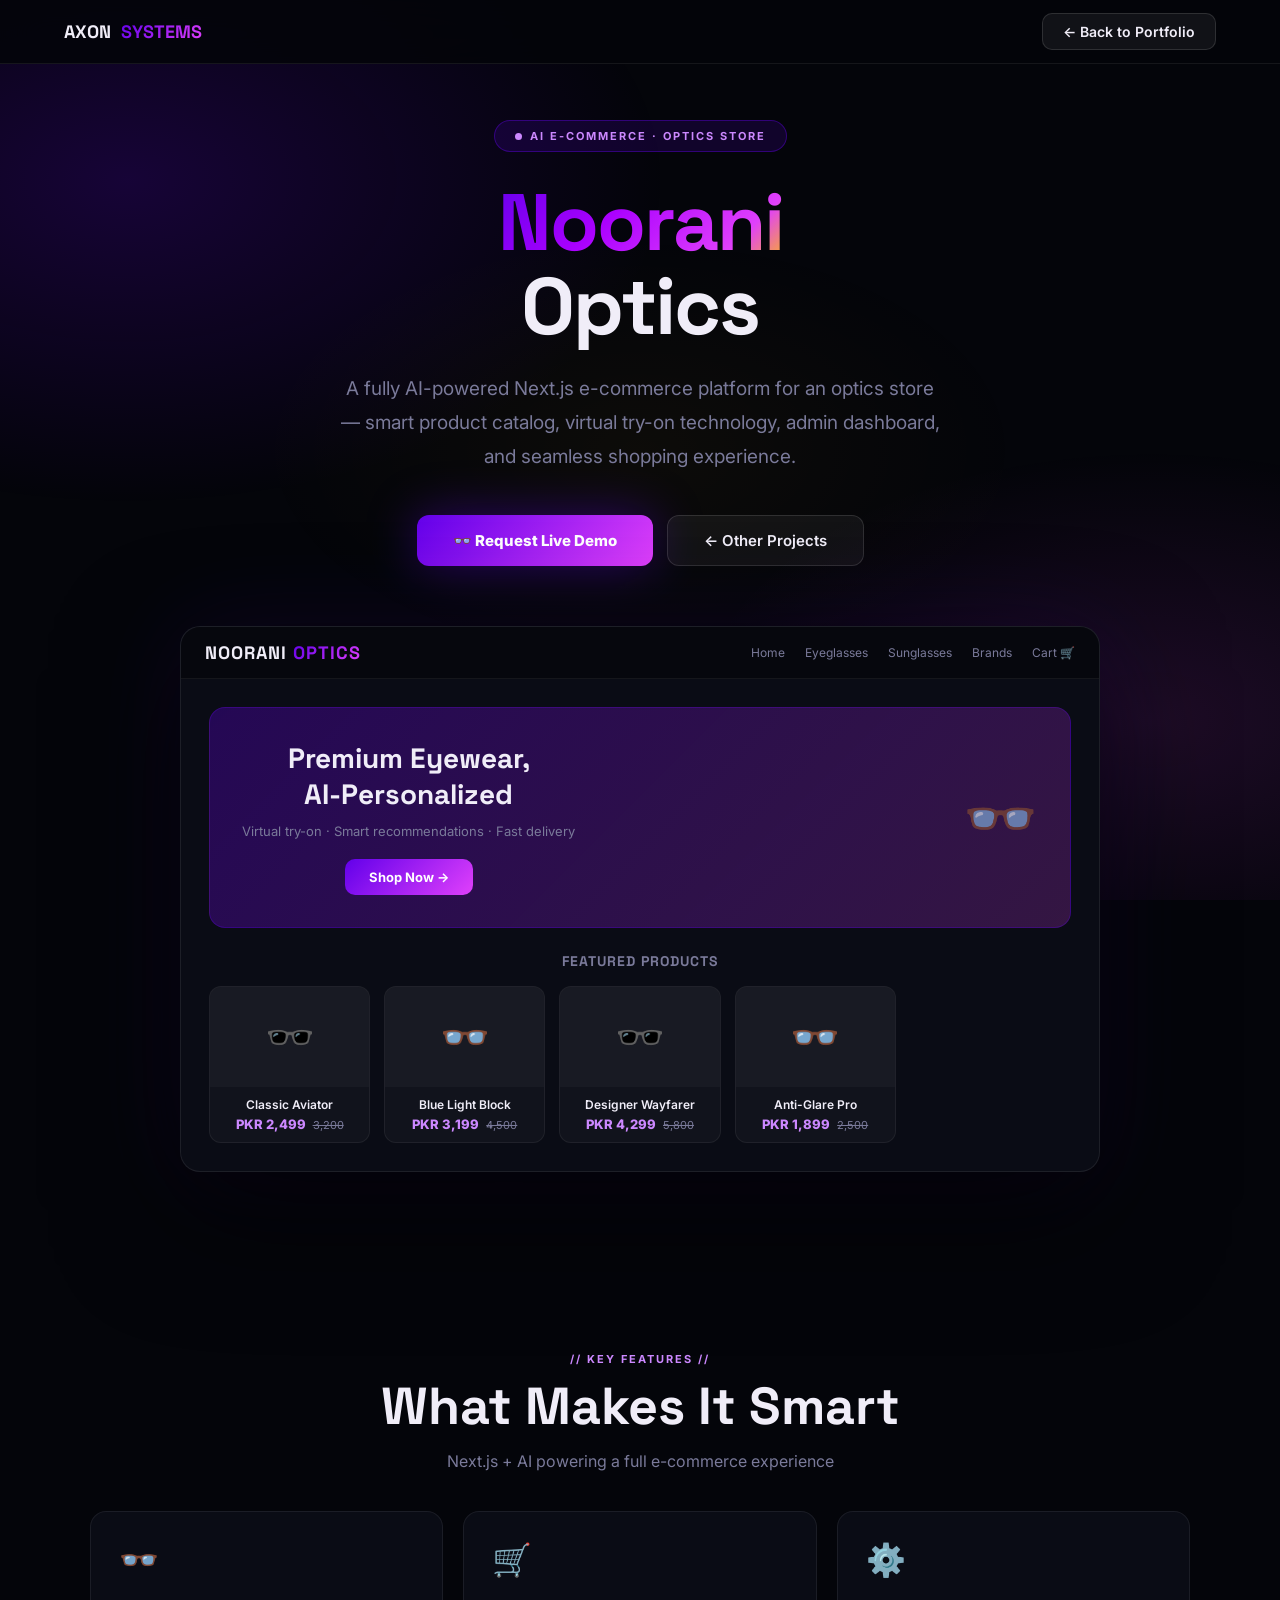
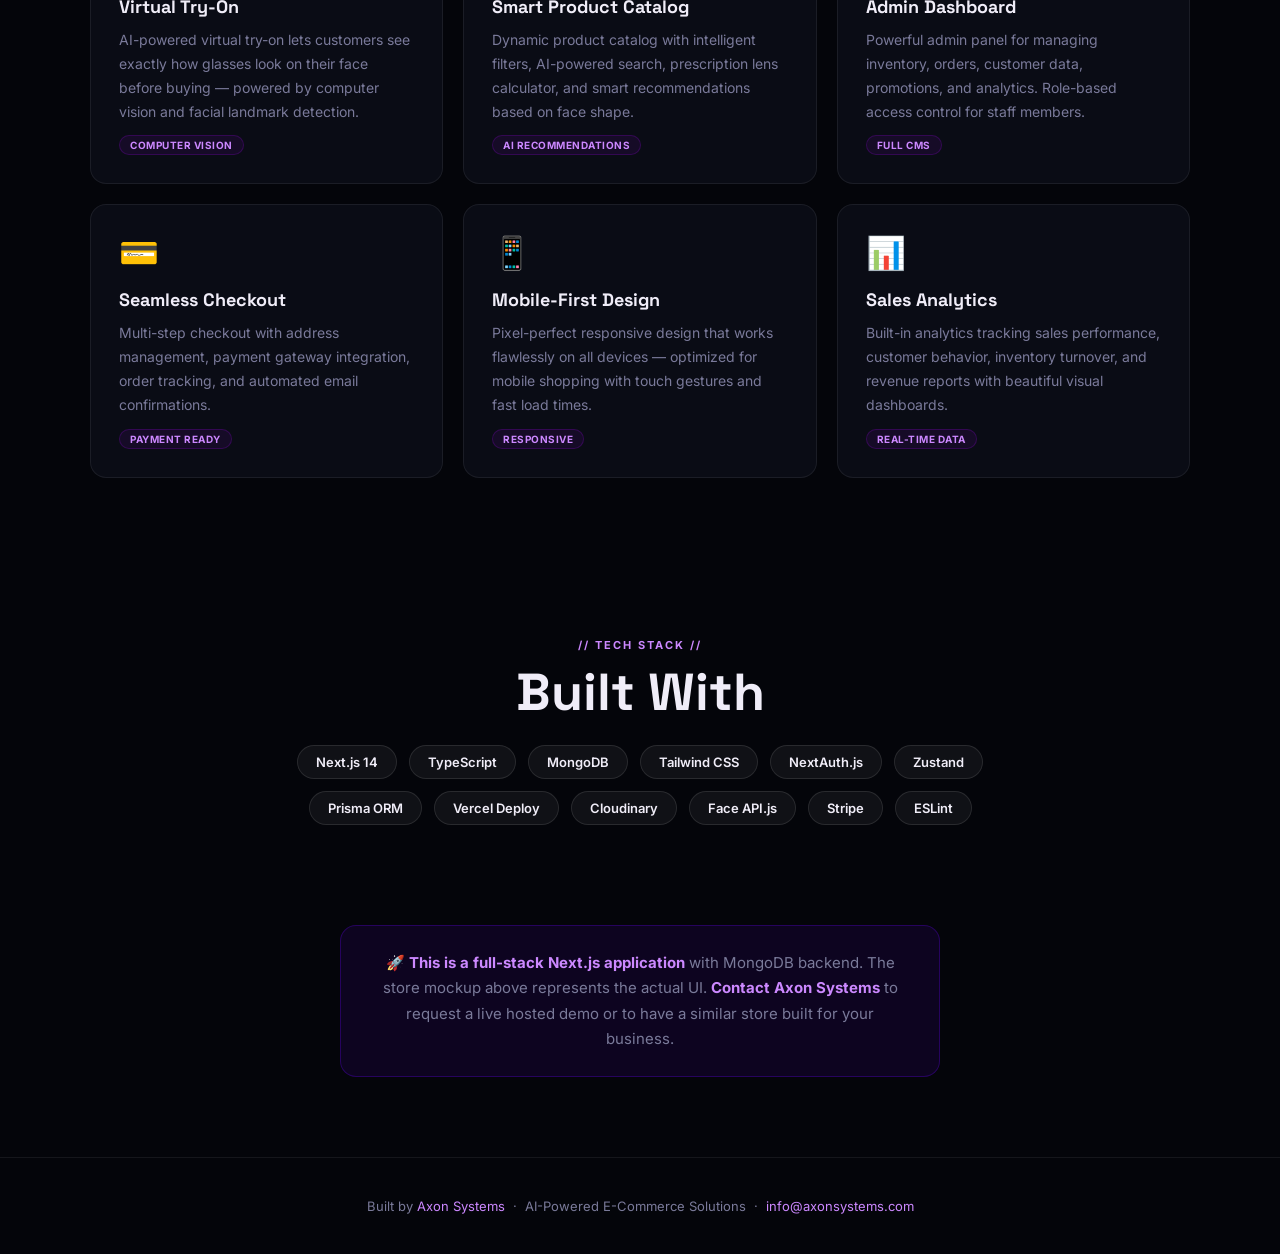
<file: Noorani-Optics/index.html>
<!DOCTYPE html>
<html lang="en">
<head>
<meta charset="UTF-8">
<meta name="viewport" content="width=device-width, initial-scale=1.0">
<title>Noorani Optics — AI-Powered Eyewear Store</title>
<link rel="preconnect" href="https://fonts.googleapis.com">
<link href="https://fonts.googleapis.com/css2?family=Space+Grotesk:wght@400;600;700;800&family=Inter:wght@300;400;500;600&display=swap" rel="stylesheet">
<style>
:root{--bg:#04050a;--card:#0a0c15;--purple:#6200ea;--violet:#aa00ff;--pink:#e040fb;--gold:#ffc400;--w:#f0edf8;--gr:#7a7a9a;--glow:rgba(98,0,234,0.3)}
*,*::before,*::after{margin:0;padding:0;box-sizing:border-box}
html{scroll-behavior:smooth}
body{font-family:'Inter',sans-serif;background:var(--bg);color:var(--w);overflow-x:hidden;-webkit-font-smoothing:antialiased}
.bg-mesh{position:fixed;inset:0;z-index:0;pointer-events:none;
  background:radial-gradient(ellipse 70% 60% at 10% 20%,rgba(98,0,234,0.2) 0%,transparent 60%),
    radial-gradient(ellipse 60% 50% at 90% 80%,rgba(224,64,251,0.12) 0%,transparent 60%),
    radial-gradient(ellipse 50% 40% at 50% 50%,rgba(255,196,0,0.04) 0%,transparent 60%)}
nav{position:fixed;top:0;left:0;right:0;z-index:100;height:64px;display:flex;align-items:center;justify-content:space-between;padding:0 5%;background:rgba(4,5,10,0.88);backdrop-filter:blur(20px);border-bottom:1px solid rgba(255,255,255,0.07)}
.nav-logo{display:flex;align-items:center;gap:10px;text-decoration:none;color:var(--w);font-family:'Space Grotesk',sans-serif;font-weight:800;font-size:18px}
.nav-logo span{background:linear-gradient(135deg,var(--purple),var(--pink));-webkit-background-clip:text;-webkit-text-fill-color:transparent;background-clip:text}
.back-btn{display:inline-flex;align-items:center;gap:8px;background:rgba(255,255,255,0.06);border:1px solid rgba(255,255,255,0.12);color:var(--w);padding:9px 20px;border-radius:10px;text-decoration:none;font-size:14px;font-weight:600;transition:all .3s}
.back-btn:hover{background:rgba(98,0,234,0.15);border-color:var(--purple)}

.hero{min-height:100vh;display:flex;flex-direction:column;align-items:center;justify-content:center;text-align:center;padding:120px 5% 80px;position:relative;z-index:1}
.badge{display:inline-flex;align-items:center;gap:8px;background:rgba(98,0,234,0.15);border:1px solid rgba(98,0,234,0.4);color:#cc88ff;padding:8px 20px;border-radius:100px;font-size:11px;font-weight:700;letter-spacing:2px;text-transform:uppercase;margin-bottom:28px}
.bdot{width:7px;height:7px;border-radius:50%;background:#cc88ff;animation:p2 2s infinite}
@keyframes p2{0%,100%{transform:scale(1);opacity:1}50%{transform:scale(2.2);opacity:.3}}
.hero h1{font-family:'Space Grotesk',sans-serif;font-size:clamp(36px,7vw,80px);font-weight:800;line-height:1.05;letter-spacing:-2px;margin-bottom:24px}
.grad{background:linear-gradient(135deg,var(--purple) 0%,var(--violet) 40%,var(--pink) 80%,var(--gold) 100%);-webkit-background-clip:text;-webkit-text-fill-color:transparent;background-clip:text}
.hero p{font-size:clamp(15px,2vw,19px);color:var(--gr);line-height:1.8;max-width:600px;margin:0 auto 40px}
.cta-group{display:flex;gap:14px;justify-content:center;flex-wrap:wrap;margin-bottom:60px}
.btn-primary{display:inline-flex;align-items:center;gap:8px;background:linear-gradient(135deg,var(--purple),var(--pink));color:#fff;padding:15px 36px;border-radius:12px;font-size:15px;font-weight:800;text-decoration:none;transition:all .3s;box-shadow:0 0 50px rgba(98,0,234,0.4)}
.btn-primary:hover{transform:translateY(-4px);box-shadow:0 0 80px rgba(98,0,234,0.6)}
.btn-ghost{display:inline-flex;align-items:center;gap:8px;background:rgba(255,255,255,.05);color:var(--w);padding:15px 36px;border-radius:12px;font-size:15px;font-weight:600;text-decoration:none;border:1px solid rgba(255,255,255,.12);transition:all .3s}
.btn-ghost:hover{border-color:rgba(170,0,255,.4);transform:translateY(-4px)}

/* Store mockup */
.store-wrap{width:100%;max-width:920px;margin:0 auto;background:var(--card);border:1px solid rgba(255,255,255,0.08);border-radius:20px;overflow:hidden;box-shadow:0 40px 120px rgba(0,0,0,.7),0 0 100px rgba(98,0,234,0.12)}
.store-nav{display:flex;align-items:center;justify-content:space-between;padding:14px 24px;background:rgba(0,0,0,.4);border-bottom:1px solid rgba(255,255,255,.06)}
.store-brand{font-family:'Space Grotesk',sans-serif;font-weight:800;font-size:18px;letter-spacing:1px}
.store-brand span{background:linear-gradient(135deg,var(--purple),var(--pink));-webkit-background-clip:text;-webkit-text-fill-color:transparent;background-clip:text}
.store-links{display:flex;gap:20px;font-size:12px;color:var(--gr)}
.store-links span{cursor:pointer;transition:.2s}.store-links span:hover{color:var(--w)}
.store-body{padding:28px}
.store-hero-banner{background:linear-gradient(135deg,rgba(98,0,234,0.3),rgba(224,64,251,0.2));border:1px solid rgba(98,0,234,0.3);border-radius:16px;padding:32px;margin-bottom:24px;display:flex;justify-content:space-between;align-items:center;gap:20px;flex-wrap:wrap}
.sbh-text h2{font-family:'Space Grotesk',sans-serif;font-size:clamp(18px,3vw,28px);font-weight:800;margin-bottom:8px}
.sbh-text p{color:var(--gr);font-size:13px;margin-bottom:16px}
.sbh-btn{display:inline-block;background:linear-gradient(135deg,var(--purple),var(--pink));color:#fff;padding:10px 24px;border-radius:10px;font-size:13px;font-weight:700;text-decoration:none}
.sbh-glasses{font-size:60px;opacity:.7}
.products-title{font-family:'Space Grotesk',sans-serif;font-size:14px;font-weight:700;color:var(--gr);text-transform:uppercase;letter-spacing:1px;margin-bottom:16px}
.products-grid{display:grid;grid-template-columns:repeat(auto-fill,minmax(160px,1fr));gap:14px}
.prod-card{background:rgba(255,255,255,.03);border:1px solid rgba(255,255,255,.06);border-radius:12px;overflow:hidden;transition:all .3s;cursor:pointer}
.prod-card:hover{border-color:rgba(98,0,234,.4);transform:translateY(-4px)}
.prod-img{width:100%;height:100px;display:flex;align-items:center;justify-content:center;font-size:40px;background:rgba(255,255,255,.03)}
.prod-info{padding:10px}
.prod-name{font-size:12px;font-weight:600;margin-bottom:4px}
.prod-price{font-size:13px;font-weight:800;color:#cc88ff}
.prod-price s{color:var(--gr);font-size:11px;font-weight:400;margin-left:4px}

/* Features */
.features{padding:100px 5%;position:relative;z-index:1}
.sec-tag{font-size:11px;font-weight:700;letter-spacing:2px;text-transform:uppercase;color:#cc88ff;margin-bottom:12px;display:block}
.sec-title{font-family:'Space Grotesk',sans-serif;font-size:clamp(28px,5vw,52px);font-weight:800;margin-bottom:16px;line-height:1.1}
.features-grid{display:grid;grid-template-columns:repeat(auto-fit,minmax(280px,1fr));gap:20px;max-width:1100px;margin:40px auto 0}
.feat-card{background:var(--card);border:1px solid rgba(255,255,255,.07);border-radius:16px;padding:28px;transition:all .3s}
.feat-card:hover{border-color:rgba(98,0,234,.35);transform:translateY(-6px);box-shadow:0 20px 60px rgba(0,0,0,.4)}
.feat-icon{font-size:32px;margin-bottom:16px}
.feat-card h3{font-family:'Space Grotesk',sans-serif;font-size:18px;font-weight:700;margin-bottom:10px}
.feat-card p{color:var(--gr);font-size:14px;line-height:1.7}
.feat-tag{display:inline-block;background:rgba(170,0,255,.08);color:#cc88ff;border:1px solid rgba(170,0,255,.2);padding:3px 10px;border-radius:100px;font-size:10px;font-weight:700;margin-top:12px;letter-spacing:.5px;text-transform:uppercase}

.tech{padding:60px 5%;position:relative;z-index:1;text-align:center}
.tech-grid{display:flex;flex-wrap:wrap;gap:12px;justify-content:center;max-width:800px;margin:24px auto 0}
.tech-pill{background:rgba(255,255,255,.05);border:1px solid rgba(255,255,255,.1);padding:8px 18px;border-radius:100px;font-size:13px;font-weight:600;color:var(--w);transition:all .2s}
.tech-pill:hover{border-color:#cc88ff;color:#cc88ff;background:rgba(170,0,255,.08)}

.note-section{padding:40px 5% 80px;position:relative;z-index:1;text-align:center}
.note-box{display:inline-block;background:rgba(98,0,234,.1);border:1px solid rgba(98,0,234,.3);border-radius:16px;padding:24px 40px;max-width:600px}
.note-box p{color:var(--gr);font-size:15px;line-height:1.7}
.note-box strong{color:#cc88ff}

footer{text-align:center;padding:40px 5%;border-top:1px solid rgba(255,255,255,.07);color:var(--gr);font-size:13px;position:relative;z-index:1}
footer a{color:#cc88ff;text-decoration:none}

@media(max-width:600px){.store-links{display:none}.store-hero-banner{flex-direction:column}.sbh-glasses{display:none}}
</style>
</head>
<body>
<div class="bg-mesh"></div>

<nav>
  <a href="../index.html" class="nav-logo">AXON <span>SYSTEMS</span></a>
  <a href="../index.html" class="back-btn">← Back to Portfolio</a>
</nav>

<section class="hero">
  <div class="badge"><div class="bdot"></div>AI E-COMMERCE · OPTICS STORE</div>
  <h1><span class="grad">Noorani</span><br>Optics</h1>
  <p>A fully AI-powered Next.js e-commerce platform for an optics store — smart product catalog, virtual try-on technology, admin dashboard, and seamless shopping experience.</p>
  <div class="cta-group">
    <a href="mailto:info@axonsystems.com?subject=Noorani Optics Demo Request" class="btn-primary">👓 Request Live Demo</a>
    <a href="../index.html#portfolio" class="btn-ghost">← Other Projects</a>
  </div>

  <!-- Store Mockup -->
  <div class="store-wrap">
    <div class="store-nav">
      <div class="store-brand">NOORANI <span>OPTICS</span></div>
      <div class="store-links"><span>Home</span><span>Eyeglasses</span><span>Sunglasses</span><span>Brands</span><span>Cart 🛒</span></div>
    </div>
    <div class="store-body">
      <div class="store-hero-banner">
        <div class="sbh-text">
          <h2>Premium Eyewear,<br>AI-Personalized</h2>
          <p>Virtual try-on · Smart recommendations · Fast delivery</p>
          <a href="#" class="sbh-btn">Shop Now →</a>
        </div>
        <div class="sbh-glasses">👓</div>
      </div>
      <div class="products-title">Featured Products</div>
      <div class="products-grid">
        <div class="prod-card"><div class="prod-img">🕶️</div><div class="prod-info"><div class="prod-name">Classic Aviator</div><div class="prod-price">PKR 2,499 <s>3,200</s></div></div></div>
        <div class="prod-card"><div class="prod-img">👓</div><div class="prod-info"><div class="prod-name">Blue Light Block</div><div class="prod-price">PKR 3,199 <s>4,500</s></div></div></div>
        <div class="prod-card"><div class="prod-img">🕶️</div><div class="prod-info"><div class="prod-name">Designer Wayfarer</div><div class="prod-price">PKR 4,299 <s>5,800</s></div></div></div>
        <div class="prod-card"><div class="prod-img">👓</div><div class="prod-info"><div class="prod-name">Anti-Glare Pro</div><div class="prod-price">PKR 1,899 <s>2,500</s></div></div></div>
      </div>
    </div>
  </div>
</section>

<section class="features">
  <div style="text-align:center;">
    <span class="sec-tag">// KEY FEATURES //</span>
    <h2 class="sec-title">What Makes It Smart</h2>
    <p style="color:var(--gr);font-size:16px;">Next.js + AI powering a full e-commerce experience</p>
  </div>
  <div class="features-grid">
    <div class="feat-card">
      <div class="feat-icon">👓</div>
      <h3>Virtual Try-On</h3>
      <p>AI-powered virtual try-on lets customers see exactly how glasses look on their face before buying — powered by computer vision and facial landmark detection.</p>
      <span class="feat-tag">Computer Vision</span>
    </div>
    <div class="feat-card">
      <div class="feat-icon">🛒</div>
      <h3>Smart Product Catalog</h3>
      <p>Dynamic product catalog with intelligent filters, AI-powered search, prescription lens calculator, and smart recommendations based on face shape.</p>
      <span class="feat-tag">AI Recommendations</span>
    </div>
    <div class="feat-card">
      <div class="feat-icon">⚙️</div>
      <h3>Admin Dashboard</h3>
      <p>Powerful admin panel for managing inventory, orders, customer data, promotions, and analytics. Role-based access control for staff members.</p>
      <span class="feat-tag">Full CMS</span>
    </div>
    <div class="feat-card">
      <div class="feat-icon">💳</div>
      <h3>Seamless Checkout</h3>
      <p>Multi-step checkout with address management, payment gateway integration, order tracking, and automated email confirmations.</p>
      <span class="feat-tag">Payment Ready</span>
    </div>
    <div class="feat-card">
      <div class="feat-icon">📱</div>
      <h3>Mobile-First Design</h3>
      <p>Pixel-perfect responsive design that works flawlessly on all devices — optimized for mobile shopping with touch gestures and fast load times.</p>
      <span class="feat-tag">Responsive</span>
    </div>
    <div class="feat-card">
      <div class="feat-icon">📊</div>
      <h3>Sales Analytics</h3>
      <p>Built-in analytics tracking sales performance, customer behavior, inventory turnover, and revenue reports with beautiful visual dashboards.</p>
      <span class="feat-tag">Real-time Data</span>
    </div>
  </div>
</section>

<section class="tech">
  <span class="sec-tag">// TECH STACK //</span>
  <h2 class="sec-title" style="margin-bottom:8px;">Built With</h2>
  <div class="tech-grid">
    <span class="tech-pill">Next.js 14</span><span class="tech-pill">TypeScript</span><span class="tech-pill">MongoDB</span>
    <span class="tech-pill">Tailwind CSS</span><span class="tech-pill">NextAuth.js</span><span class="tech-pill">Zustand</span>
    <span class="tech-pill">Prisma ORM</span><span class="tech-pill">Vercel Deploy</span><span class="tech-pill">Cloudinary</span>
    <span class="tech-pill">Face API.js</span><span class="tech-pill">Stripe</span><span class="tech-pill">ESLint</span>
  </div>
</section>

<section class="note-section">
  <div class="note-box">
    <p>🚀 <strong>This is a full-stack Next.js application</strong> with MongoDB backend. The store mockup above represents the actual UI. <strong>Contact Axon Systems</strong> to request a live hosted demo or to have a similar store built for your business.</p>
  </div>
</section>

<footer>
  <p>Built by <a href="../index.html">Axon Systems</a> &nbsp;·&nbsp; AI-Powered E-Commerce Solutions &nbsp;·&nbsp; <a href="mailto:info@axonsystems.com">info@axonsystems.com</a></p>
</footer>
</body>
</html>
</file>
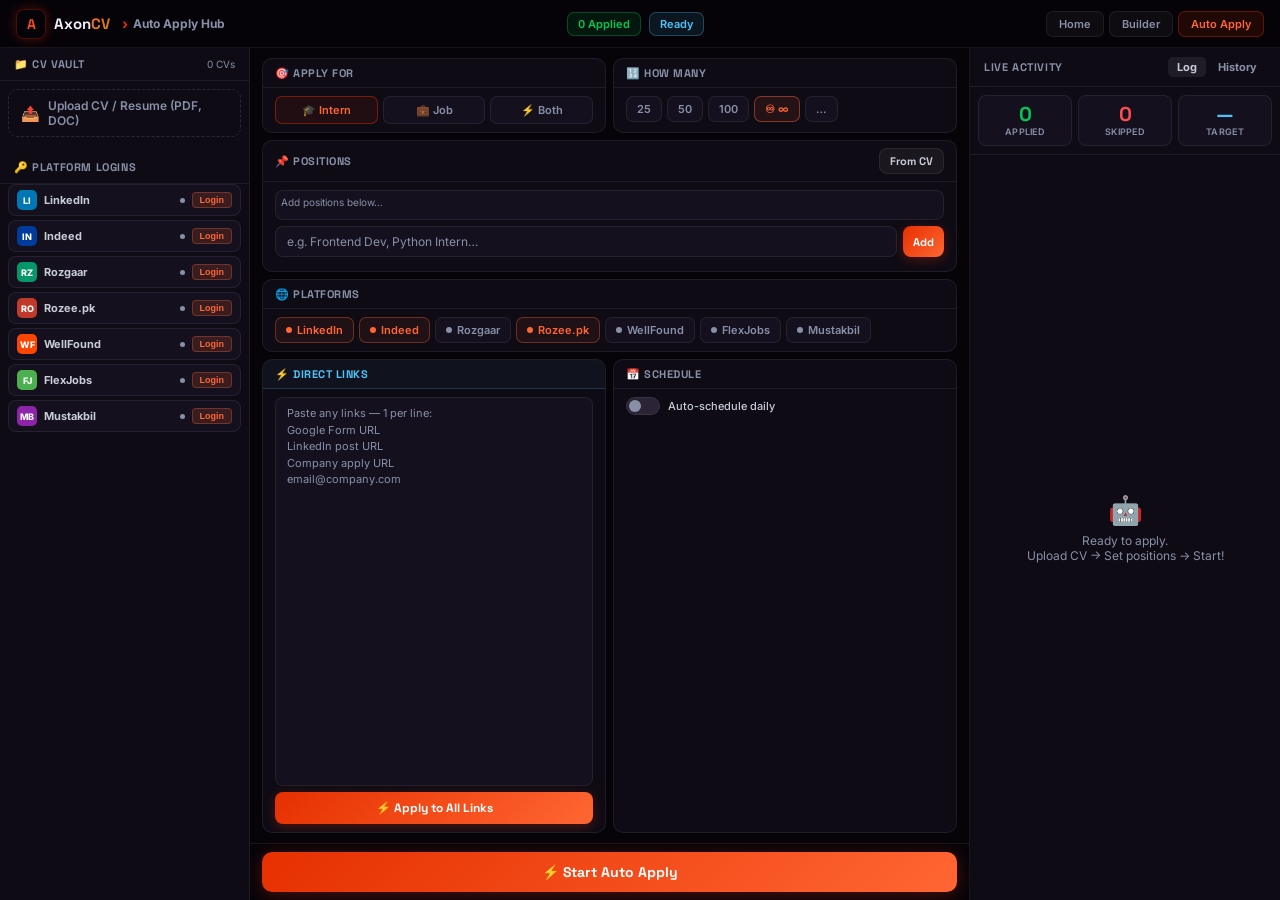
<file: CV-Maker/auto-apply.html>
<!DOCTYPE html>
<html lang="en">
<head>
<meta charset="UTF-8">
<meta name="viewport" content="width=device-width, initial-scale=1.0">
<title>Auto Apply Hub — AxonCV</title>
<link rel="icon" type="image/svg+xml" href="favicon.svg">
<link href="https://fonts.googleapis.com/css2?family=Inter:wght@300;400;500;600;700;800&family=Space+Grotesk:wght@400;600;700;800&display=swap" rel="stylesheet">
<style>
:root{
  --bg:#060409;--panel:#0e0b14;--panel2:#14101e;--panel3:#1a1525;
  --bdr:rgba(255,255,255,0.07);--bdr2:rgba(255,255,255,0.12);
  --red:#e63000;--orange:#ff6633;--gold:#cc8800;--glow:rgba(230,48,0,0.3);
  --success:#00c853;--danger:#ff4d4d;--warn:#ffd700;--info:#4fc3f7;
  --w:#f0eef8;--gr:#8890a8;--l:#c8ccd8;
  --fb:'Inter',sans-serif;--fh:'Space Grotesk',sans-serif;
}
*,*::before,*::after{margin:0;padding:0;box-sizing:border-box;scrollbar-width:none;-ms-overflow-style:none}
*::-webkit-scrollbar{display:none!important;width:0!important;height:0!important}
html,body{height:100%;overflow:hidden;font-family:var(--fb);background:var(--bg);color:var(--w);-webkit-font-smoothing:antialiased}

/* ── TOPBAR ───────────────────────────────── */
.tb{height:48px;display:flex;align-items:center;justify-content:space-between;padding:0 16px;background:rgba(6,4,9,0.98);border-bottom:1px solid var(--bdr);flex-shrink:0;gap:10px}
.tb-l{display:flex;align-items:center;gap:12px}
.tb-logo{display:flex;align-items:center;gap:8px;text-decoration:none;color:var(--w)}
.logo-box{width:30px;height:30px;border-radius:8px;border:1px solid rgba(230,48,0,.3);display:flex;align-items:center;justify-content:center;font-family:var(--fh);font-size:14px;font-weight:900;background:linear-gradient(135deg,var(--red),var(--orange));-webkit-background-clip:text;-webkit-text-fill-color:transparent;background-clip:text;box-shadow:0 0 12px var(--glow)}
.logo-nm{font-family:var(--fh);font-size:15px;font-weight:800}
.logo-nm span{background:linear-gradient(135deg,var(--orange),var(--gold));-webkit-background-clip:text;-webkit-text-fill-color:transparent;background-clip:text}
.tb-tag{font-size:12px;font-weight:700;color:var(--gr);display:flex;align-items:center;gap:5px}
.tb-tag::before{content:'›';color:var(--red);font-size:14px}
.tb-c{display:flex;gap:8px;align-items:center}
.chip{display:flex;align-items:center;gap:5px;padding:4px 10px;border-radius:7px;font-size:11px;font-weight:600;border:1px solid var(--bdr)}
.chip.g{background:rgba(0,200,83,.1);border-color:rgba(0,200,83,.3);color:var(--success)}
.chip.b{background:rgba(79,195,247,.1);border-color:rgba(79,195,247,.3);color:var(--info)}
.chip.r{background:rgba(255,77,77,.1);border-color:rgba(255,77,77,.3);color:var(--danger);display:none}
.dot-pulse{width:6px;height:6px;border-radius:50%;background:currentColor;animation:dp 1.4s infinite;display:none}
@keyframes dp{0%,100%{opacity:1;transform:scale(1)}50%{opacity:.4;transform:scale(.6)}}
.tb-r{display:flex;gap:5px}
.nb{padding:5px 12px;border-radius:7px;font-size:11px;font-weight:600;border:1px solid var(--bdr);background:rgba(255,255,255,.04);color:var(--gr);text-decoration:none;transition:all .2s}
.nb:hover{background:rgba(255,255,255,.09);color:var(--w)}
.nb.on{background:rgba(230,48,0,.12);border-color:rgba(230,48,0,.35);color:var(--orange)}

/* ── GRID ─────────────────────────────────── */
.grid{display:grid;grid-template-columns:250px 1fr 310px;height:calc(100vh - 48px);overflow:hidden}

/* ── LEFT PANEL ───────────────────────────── */
.lp{background:var(--panel);border-right:1px solid var(--bdr);display:flex;flex-direction:column;overflow:hidden;height:100%}
.ph{padding:9px 14px;border-bottom:1px solid var(--bdr);flex-shrink:0;display:flex;align-items:center;justify-content:space-between}
.ph-title{font-family:var(--fh);font-size:11px;font-weight:700;color:var(--gr);text-transform:uppercase;letter-spacing:.6px;display:flex;align-items:center;gap:6px}
/* CV upload — compact single bar */
.cv-bar{display:flex;align-items:center;gap:8px;padding:8px 12px;margin:8px;border:1.5px dashed var(--bdr2);border-radius:9px;cursor:pointer;transition:all .2s;font-size:12px;font-weight:600;color:var(--gr)}
.cv-bar:hover,.cv-bar.drag{border-color:var(--orange);background:rgba(255,102,51,.05);color:var(--orange)}
.cv-bar .ci{font-size:15px;flex-shrink:0}
#cvFileInput{display:none}
/* CV list */
.cv-list{padding:0 8px 6px;flex-shrink:0}
.cvc{display:flex;align-items:center;gap:7px;padding:6px 9px;border-radius:8px;border:1px solid var(--bdr);background:var(--panel2);margin-bottom:5px;cursor:pointer;transition:all .2s;position:relative}
.cvc:hover{border-color:var(--bdr2)}
.cvc.on{border-color:rgba(230,48,0,.45);background:rgba(230,48,0,.07)}
.cvc-ico{font-size:13px;flex-shrink:0}
.cvc-info{flex:1;min-width:0}
.cvc-name{font-size:11px;font-weight:600;color:var(--w);overflow:hidden;display:-webkit-box;-webkit-line-clamp:2;-webkit-box-orient:vertical}
.cvc-sub{font-size:10px;color:var(--gr)}
.cvc-del{background:none;border:none;color:var(--gr);cursor:pointer;font-size:12px;padding:2px;flex-shrink:0;transition:color .15s}
.cvc-del:hover{color:var(--danger)}
.cvc-act{display:inline-block;background:rgba(0,200,83,.13);border:1px solid rgba(0,200,83,.28);color:var(--success);font-size:9px;font-weight:700;padding:0 5px;border-radius:4px;margin-left:4px;vertical-align:middle}
/* Platform logins — single column, full names */
.pf-grid{display:flex;flex-direction:column;gap:4px;padding:0 8px 8px}
.pf-btn{display:flex;align-items:center;gap:7px;padding:5px 8px;border-radius:8px;background:var(--panel2);border:1px solid var(--bdr);cursor:pointer;transition:all .18s}
.pf-btn:hover{border-color:var(--bdr2)}
.pf-logo{width:20px;height:20px;border-radius:5px;display:flex;align-items:center;justify-content:center;font-size:9px;font-weight:800;color:#fff;flex-shrink:0}
.pf-info{flex:1}
.pf-name{font-size:11px;font-weight:700;color:var(--l)}
.pf-dot{width:5px;height:5px;border-radius:50%;flex-shrink:0}
.pf-dot.ok{background:var(--success)}
.pf-dot.no{background:var(--gr)}
.pf-action{font-size:9px;font-weight:700;padding:2px 7px;border-radius:4px;border:none;cursor:pointer;white-space:nowrap;flex-shrink:0}
.pf-action.login{background:rgba(255,102,51,.15);color:var(--orange);border:1px solid rgba(255,102,51,.3)}
.pf-action.logout{background:rgba(255,77,77,.1);color:var(--danger);border:1px solid rgba(255,77,77,.25)}
/* colors */
.c-li{background:#0077b5}.c-in{background:#003A9B}.c-rz{background:#059669}
.c-ro{background:#c0392b}.c-wf{background:#fb4500}.c-fj{background:#4caf50}.c-mb{background:#8e24aa}

/* ── CENTER ───────────────────────────────── */
.cp{background:var(--bg);border-right:1px solid var(--bdr);display:flex;flex-direction:column;overflow:hidden;height:100%}
.cp-body{flex:1;overflow:hidden;padding:10px 12px;display:flex;flex-direction:column;gap:7px}
/* first 3 rows never shrink — only last row (direct+schedule) flexes */
.cp-body > .row2:first-child,
.cp-body > .box { flex-shrink:0 }
/* row */
.row2{display:grid;grid-template-columns:1fr 1fr;gap:7px}
/* compact section box — overflow visible so content never clips */
.box{background:var(--panel);border-radius:10px;border:1px solid var(--bdr)}
.box-hd{padding:7px 12px;border-bottom:1px solid var(--bdr);display:flex;align-items:center;justify-content:space-between}
.box-hd h4{font-family:var(--fh);font-size:11px;font-weight:700;color:var(--gr);text-transform:uppercase;letter-spacing:.5px;display:flex;align-items:center;gap:5px}
.box-bd{padding:8px 12px}
/* type tabs */
.ttabs{display:flex;gap:5px}
.ttab{flex:1;padding:6px 4px;border-radius:7px;border:1px solid var(--bdr);background:var(--panel2);text-align:center;cursor:pointer;font-size:11px;font-weight:600;color:var(--gr);transition:all .18s;white-space:nowrap}
.ttab:hover{color:var(--l)}
.ttab.on{border-color:rgba(230,48,0,.45);background:rgba(230,48,0,.09);color:var(--orange)}
/* positions */
.ptags{display:flex;flex-wrap:wrap;gap:5px;padding:5px;background:var(--panel2);border:1px solid var(--bdr);border-radius:8px;min-height:30px;margin-bottom:6px}
.ptag{display:flex;align-items:center;gap:4px;background:rgba(255,102,51,.1);border:1px solid rgba(255,102,51,.22);color:var(--orange);font-size:11px;font-weight:600;padding:3px 8px;border-radius:5px}
.ptag-x{cursor:pointer;font-size:12px;opacity:.6}
.ptag-x:hover{opacity:1;color:var(--danger)}
.ptag.sug{background:rgba(79,195,247,.08);border-color:rgba(79,195,247,.2);color:var(--info);cursor:pointer}
.ptag.sug:hover{background:rgba(79,195,247,.16)}
.irow{display:flex;gap:6px}
.inp{background:var(--panel2);border:1px solid var(--bdr);border-radius:8px;padding:7px 11px;font-size:12px;color:var(--w);font-family:var(--fb);outline:none;transition:border .18s;width:100%}
.inp:focus{border-color:rgba(230,48,0,.45)}
.inp::placeholder{color:var(--gr)}
.btn{padding:7px 13px;border-radius:8px;border:none;cursor:pointer;font-family:var(--fh);font-size:12px;font-weight:700;transition:all .18s;white-space:nowrap;flex-shrink:0}
.btn-o{background:linear-gradient(135deg,var(--red),var(--orange));color:#fff;box-shadow:0 3px 12px var(--glow)}
.btn-o:hover{transform:translateY(-1px)}
.btn-g{background:rgba(255,255,255,.05);color:var(--l);border:1px solid var(--bdr)}
.btn-g:hover{background:rgba(255,255,255,.09)}
.btn-sm{padding:5px 10px;font-size:11px}
/* platform toggles */
.ptoggles{display:flex;flex-wrap:wrap;gap:5px}
.ptog{display:flex;align-items:center;gap:5px;padding:5px 10px;border-radius:7px;border:1px solid var(--bdr);background:var(--panel2);cursor:pointer;font-size:11px;font-weight:600;color:var(--gr);transition:all .18s}
.ptog:hover{color:var(--l);border-color:var(--bdr2)}
.ptog.on{border-color:rgba(255,102,51,.35);background:rgba(255,102,51,.07);color:var(--orange)}
.ptog-dot{width:6px;height:6px;border-radius:50%;background:var(--gr);flex-shrink:0}
.ptog.on .ptog-dot{background:var(--orange)}
.ptog-ok{width:6px;height:6px;border-radius:50%;background:var(--success);display:none;flex-shrink:0}
.ptog.sess .ptog-ok{display:block}
/* count */
.copts{display:flex;gap:5px;flex-wrap:wrap}
.copt{padding:5px 10px;border-radius:7px;border:1px solid var(--bdr);background:var(--panel2);color:var(--gr);font-size:11px;font-weight:600;cursor:pointer;transition:all .18s}
.copt:hover{border-color:var(--bdr2);color:var(--l)}
.copt.on{border-color:rgba(255,102,51,.45);background:rgba(255,102,51,.09);color:var(--orange)}
/* toggle */
.trow{display:flex;align-items:center;gap:8px}
.tgl{position:relative;width:34px;height:18px;cursor:pointer;flex-shrink:0}
.tgl input{opacity:0;width:0;height:0}
.tgl-sl{position:absolute;inset:0;background:#2a2435;border-radius:9px;transition:.25s;border:1px solid var(--bdr)}
.tgl-sl::before{content:'';position:absolute;width:12px;height:12px;left:2px;bottom:2px;background:var(--gr);border-radius:50%;transition:.25s}
input:checked+.tgl-sl{background:rgba(230,48,0,.28);border-color:rgba(230,48,0,.5)}
input:checked+.tgl-sl::before{transform:translateX(16px);background:var(--orange)}
.tgl-lbl{font-size:11px;color:var(--l);font-weight:500}
/* schedule opts (hidden by default) */
.sched-grid{display:grid;grid-template-columns:1fr 1fr;gap:7px;margin-top:7px}
.sched-grid label{display:block;font-size:10px;color:var(--gr);font-weight:600;margin-bottom:3px;text-transform:uppercase;letter-spacing:.4px}
/* direct links textarea */
#directLinks{resize:none;line-height:1.5;font-size:11px}
/* start button */
.start-bar{padding:8px 12px;border-top:1px solid var(--bdr);flex-shrink:0;display:flex;flex-direction:column;gap:6px}
#startBtn{width:100%;padding:11px;font-size:14px;font-weight:800;border-radius:10px;border:none;cursor:pointer;font-family:var(--fh);transition:all .3s;background:linear-gradient(135deg,var(--red),var(--orange));color:#fff;box-shadow:0 3px 18px var(--glow)}
#startBtn:hover:not(:disabled){transform:translateY(-1px);box-shadow:0 6px 24px var(--glow)}
#startBtn:disabled{opacity:.5;cursor:not-allowed;transform:none}
#startBtn.run{animation:gpulse 1.8s infinite}
@keyframes gpulse{0%,100%{box-shadow:0 3px 18px rgba(230,48,0,.4)}50%{box-shadow:0 3px 30px rgba(230,48,0,.7)}}
#stopBtn{width:100%;padding:8px;font-size:12px;font-weight:700;border-radius:8px;border:1px solid rgba(255,77,77,.3);background:rgba(255,77,77,.09);color:var(--danger);cursor:pointer;font-family:var(--fh);transition:all .18s;display:none}
#stopBtn:hover{background:rgba(255,77,77,.18)}
.prog-wrap{display:none;padding:0 12px 6px}
.prog-bar{height:3px;background:var(--panel2);border-radius:3px;overflow:hidden}
.prog-fill{height:100%;background:linear-gradient(90deg,var(--red),var(--orange));border-radius:3px;transition:width .4s;width:0}
.prog-lbl{display:flex;justify-content:space-between;font-size:10px;color:var(--gr);margin-bottom:4px}

/* ── RIGHT LOG PANEL ──────────────────────── */
.rp{background:var(--panel);display:flex;flex-direction:column;overflow:hidden;height:100%}
.rp-hd{padding:9px 14px;border-bottom:1px solid var(--bdr);display:flex;align-items:center;justify-content:space-between;flex-shrink:0}
.rp-hd h3{font-family:var(--fh);font-size:11px;font-weight:700;color:var(--gr);text-transform:uppercase;letter-spacing:.6px}
.log-tabs{display:flex;gap:3px}
.ltab{padding:3px 9px;border-radius:5px;font-size:11px;font-weight:700;cursor:pointer;color:var(--gr);transition:all .18s}
.ltab.on{background:rgba(255,255,255,.07);color:var(--l)}
.stats-row{display:grid;grid-template-columns:1fr 1fr 1fr;gap:6px;padding:8px;border-bottom:1px solid var(--bdr);flex-shrink:0}
.sbox{background:var(--panel2);border-radius:8px;padding:8px 6px;text-align:center;border:1px solid var(--bdr)}
.sbox .n{font-family:var(--fh);font-size:20px;font-weight:800;line-height:1}
.sbox .l{font-size:9px;color:var(--gr);margin-top:2px;font-weight:600;text-transform:uppercase;letter-spacing:.3px}
.sbox.g .n{color:var(--success)}
.sbox.r .n{color:var(--danger)}
.sbox.b .n{color:var(--info)}
/* log entries — overflow hidden, no scroll */
.log-body{flex:1;overflow:hidden;padding:6px;display:flex;flex-direction:column;gap:3px}
.le{display:flex;gap:7px;padding:6px 8px;border-radius:7px;font-size:11px;line-height:1.4;flex-shrink:0}
.le-ico{width:18px;height:18px;border-radius:4px;display:flex;align-items:center;justify-content:center;font-size:10px;flex-shrink:0;margin-top:1px}
.le-ico.s{background:rgba(0,200,83,.13);color:var(--success)}
.le-ico.e{background:rgba(255,77,77,.13);color:var(--danger)}
.le-ico.i{background:rgba(79,195,247,.13);color:var(--info)}
.le-ico.w{background:rgba(255,215,0,.13);color:var(--warn)}
.le-ico.f{background:rgba(255,140,0,.13);color:#ff8c00}
.le-txt{flex:1;color:var(--l)}
.le-txt strong{color:var(--w);font-weight:600}
.le-ts{font-size:9px;color:var(--gr);flex-shrink:0;margin-top:2px}
/* history view */
.hist-view{display:none;flex:1;overflow:hidden;flex-direction:column}
.hi{display:flex;align-items:center;gap:8px;padding:7px 8px;border-bottom:1px solid var(--bdr);font-size:11px;flex-shrink:0}
.hi-logo{width:22px;height:22px;border-radius:5px;display:flex;align-items:center;justify-content:center;font-size:9px;font-weight:800;flex-shrink:0}
.hi-info{flex:1;min-width:0}
.hi-title{font-weight:600;color:var(--w);white-space:nowrap;overflow:hidden;text-overflow:ellipsis}
.hi-co{color:var(--gr);font-size:10px}
.hi-time{font-size:9px;color:var(--gr);flex-shrink:0}
/* empty */
.empty{display:flex;flex-direction:column;align-items:center;justify-content:center;height:100%;gap:6px;color:var(--gr);font-size:12px;text-align:center;padding:20px}
.empty-ico{font-size:28px}
/* toast */
.toast{position:fixed;top:58px;right:16px;padding:10px 16px;border-radius:9px;font-size:12px;font-weight:600;z-index:999;opacity:0;transform:translateY(-8px);transition:all .25s;pointer-events:none}
.toast.show{opacity:1;transform:none}
.toast.success{background:#0a2e1a;border:1px solid rgba(0,200,83,.4);color:var(--success)}
.toast.error{background:#2e0a0a;border:1px solid rgba(255,77,77,.4);color:var(--danger)}
.toast.info{background:#0a1e2e;border:1px solid rgba(79,195,247,.4);color:var(--info)}
@keyframes blink{0%,100%{opacity:1}50%{opacity:.3}}
</style>
</head>
<body>

<!-- TOPBAR -->
<div class="tb">
  <div class="tb-l">
    <a href="index.html" class="tb-logo">
      <div class="logo-box">A</div>
      <span class="logo-nm">Axon<span>CV</span></span>
    </a>
    <div class="tb-tag">Auto Apply Hub</div>
  </div>
  <div class="tb-c">
    <div class="chip g"><div class="dot-pulse" id="runDot"></div><span id="statApplied">0 Applied</span></div>
    <div class="chip r" id="chipFailed"><span id="statFailed">0 Skipped</span></div>
    <div class="chip b"><span id="statStatus">Ready</span></div>
  </div>
  <div class="tb-r">
    <a href="index.html" class="nb">Home</a>
    <a href="builder.html" class="nb">Builder</a>
    <a href="auto-apply.html" class="nb on">Auto Apply</a>
  </div>
</div>

<!-- GRID -->
<div class="grid">

  <!-- ── LEFT PANEL ── -->
  <div class="lp">
    <div class="ph"><span class="ph-title">📁 CV Vault</span><span style="font-size:10px;color:var(--gr)" id="cvCount">0 CVs</span></div>

    <!-- Compact upload bar -->
    <div class="cv-bar" id="uploadArea" onclick="document.getElementById('cvFileInput').click()">
      <span class="ci">📤</span>
      <span>Upload CV / Resume (PDF, DOC)</span>
    </div>
    <input type="file" id="cvFileInput" accept=".pdf,.doc,.docx,.txt">
    <div class="cv-list" id="cvList"></div>

    <div class="ph" style="margin-top:0"><span class="ph-title">🔑 Platform Logins</span></div>
    <div class="pf-grid" id="pfGrid"></div>
  </div>

  <!-- ── CENTER PANEL ── -->
  <div class="cp">
    <div class="cp-body">

      <!-- Row: Job Type + Count -->
      <div class="row2">
        <div class="box">
          <div class="box-hd"><h4>🎯 Apply For</h4></div>
          <div class="box-bd">
            <div class="ttabs">
              <div class="ttab on" onclick="setJobType('internship',this)">🎓 Intern</div>
              <div class="ttab" onclick="setJobType('job',this)">💼 Job</div>
              <div class="ttab" onclick="setJobType('both',this)">⚡ Both</div>
            </div>
          </div>
        </div>
        <div class="box">
          <div class="box-hd"><h4>🔢 How Many</h4></div>
          <div class="box-bd">
            <div class="copts">
              <div class="copt" onclick="setCount(25,this)">25</div>
              <div class="copt" onclick="setCount(50,this)">50</div>
              <div class="copt" onclick="setCount(100,this)">100</div>
              <div class="copt on" onclick="setCount('unlimited',this)">♾ ∞</div>
              <div class="copt" onclick="toggleCustomCount(this)" id="coptCustom">…</div>
            </div>
            <input class="inp" id="customCountInput" type="number" placeholder="Custom number" min="1" style="display:none;margin-top:6px;font-size:11px;padding:5px 8px">
          </div>
        </div>
      </div>

      <!-- Positions -->
      <div class="box">
        <div class="box-hd">
          <h4>📌 Positions</h4>
          <button class="btn btn-g btn-sm" onclick="extractFromCV()">From CV</button>
        </div>
        <div class="box-bd">
          <div class="ptags" id="positionTags"><span style="font-size:10px;color:var(--gr)">Add positions below…</span></div>
          <div class="irow">
            <input class="inp" id="positionInput" placeholder="e.g. Frontend Dev, Python Intern…" onkeydown="if(event.key==='Enter')addPosition()">
            <button class="btn btn-o btn-sm" onclick="addPosition()">Add</button>
          </div>
          <div id="suggestedWrap" style="display:none;margin-top:6px;display:flex;flex-wrap:wrap;gap:4px" id="suggestedTags"></div>
        </div>
      </div>

      <!-- Platforms -->
      <div class="box">
        <div class="box-hd"><h4>🌐 Platforms</h4></div>
        <div class="box-bd"><div class="ptoggles" id="platformToggles"></div></div>
      </div>

      <!-- Direct Links + Schedule in a row -->
      <div class="row2" style="flex:1;min-height:0">
        <div class="box" style="display:flex;flex-direction:column;overflow:hidden;min-height:0">
          <div class="box-hd" style="background:rgba(79,195,247,.04);border-color:rgba(79,195,247,.2);flex-shrink:0">
            <h4 style="color:var(--info)">⚡ Direct Links</h4>
          </div>
          <div class="box-bd" style="flex:1;display:flex;flex-direction:column;gap:6px;min-height:0">
            <textarea id="directLinks" class="inp" style="flex:1;resize:none;line-height:1.5;font-size:11px;min-height:0" placeholder="Paste any links — 1 per line:&#10;Google Form URL&#10;LinkedIn post URL&#10;Company apply URL&#10;email@company.com"></textarea>
            <button class="btn btn-o" onclick="startDirectApply()" id="directApplyBtn" style="width:100%;font-size:12px;padding:8px;flex-shrink:0">⚡ Apply to All Links</button>
          </div>
        </div>
        <div class="box" style="display:flex;flex-direction:column;overflow:hidden;min-height:0">
          <div class="box-hd" style="flex-shrink:0"><h4>📅 Schedule</h4></div>
          <div class="box-bd" style="flex:1;display:flex;flex-direction:column;gap:7px;overflow:hidden">
            <div class="trow" style="flex-shrink:0">
              <label class="tgl"><input type="checkbox" id="scheduleToggle" onchange="toggleSchedule()"><span class="tgl-sl"></span></label>
              <span class="tgl-lbl">Auto-schedule daily</span>
            </div>
            <div id="schedOpts" style="display:none;flex-direction:column;gap:6px">
              <div class="sched-grid">
                <div><label>From</label><input type="date" class="inp" id="schedStart" style="font-size:11px;padding:5px 8px"></div>
                <div><label>To</label><input type="date" class="inp" id="schedEnd" style="font-size:11px;padding:5px 8px"></div>
                <div><label>Daily Count</label><input type="number" class="inp" id="schedDaily" placeholder="90" min="1" style="font-size:11px;padding:5px 8px"></div>
                <div><label>Time</label>
                  <select class="inp" id="schedHour" style="font-size:11px;padding:5px 8px">
                    <option value="7">7:00 AM</option>
                    <option value="8">8:00 AM</option>
                    <option value="9" selected>9:00 AM</option>
                    <option value="10">10:00 AM</option>
                    <option value="12">12:00 PM</option>
                    <option value="18">6:00 PM</option>
                    <option value="20">8:00 PM</option>
                  </select>
                </div>
              </div>
            </div>
          </div>
        </div>
      </div>

    </div>

    <!-- Progress + Start -->
    <div class="prog-wrap" id="progWrap">
      <div class="prog-lbl"><span id="progLabel">Applying…</span><span id="progPct">0%</span></div>
      <div class="prog-bar"><div class="prog-fill" id="progFill"></div></div>
    </div>
    <div class="start-bar">
      <button id="startBtn" onclick="startApply()">⚡ Start Auto Apply</button>
      <button id="stopBtn" onclick="stopApply()">⏹ Stop</button>
    </div>
  </div>

  <!-- ── RIGHT LOG PANEL ── -->
  <div class="rp">
    <div class="rp-hd">
      <h3>Live Activity</h3>
      <div class="log-tabs">
        <div class="ltab on" onclick="switchTab('log',this)">Log</div>
        <div class="ltab" onclick="switchTab('history',this)">History</div>
      </div>
    </div>
    <div class="stats-row">
      <div class="sbox g"><div class="n" id="bigApplied">0</div><div class="l">Applied</div></div>
      <div class="sbox r"><div class="n" id="bigFailed">0</div><div class="l">Skipped</div></div>
      <div class="sbox b"><div class="n" id="bigTotal">—</div><div class="l">Target</div></div>
    </div>
    <div id="logView" class="log-body">
      <div class="empty"><div class="empty-ico">🤖</div>Ready to apply.<br>Upload CV → Set positions → Start!</div>
    </div>
    <div id="histView" class="hist-view">
      <div style="display:flex;justify-content:space-between;align-items:center;padding:7px 10px;border-bottom:1px solid var(--bdr);flex-shrink:0">
        <span style="font-size:11px;color:var(--gr)" id="histCount">0 applications</span>
        <button class="btn btn-g btn-sm" onclick="clearHistory()">Clear</button>
      </div>
      <div id="histList" style="overflow:hidden;flex:1"></div>
    </div>
  </div>

</div>

<div class="toast" id="toast"></div>

<script>
const API = 'http://localhost:3001';
let ws = null, activeCvId = null, positions = [];
let selectedPlatforms = new Set(['linkedin','indeed','rozee']);
let appliedCount = 0, failedCount = 0, jobType = 'internship', count = 'unlimited';
let sessions = {}, isRunning = false;
const MAX_LOG = 9; // max entries visible without scroll

const PM = {
  linkedin:  {name:'LinkedIn',  logo:'LI', cls:'c-li'},
  indeed:    {name:'Indeed',    logo:'IN', cls:'c-in'},
  rozgaar:   {name:'Rozgaar',  logo:'RZ', cls:'c-rz'},
  rozee:     {name:'Rozee.pk', logo:'RO', cls:'c-ro'},
  wellfound: {name:'WellFound',logo:'WF', cls:'c-wf'},
  flexjobs:  {name:'FlexJobs', logo:'FJ', cls:'c-fj'},
  mustakbil: {name:'Mustakbil',logo:'MB', cls:'c-mb'},
};

// ─── WebSocket ─────────────────────────────────────────────────────────────
function connectWS(){
  try{
    ws = new WebSocket('ws://localhost:3001');
    ws.onmessage = e => handleWS(JSON.parse(e.data));
    ws.onclose = () => setTimeout(connectWS, 3000);
    ws.onerror = () => {};
  }catch{}
}
function handleWS(msg){
  if(msg.type==='log') addLog(msg.level, msg.message, msg.data, msg.ts);
  else if(msg.type==='applied'){ appliedCount=msg.applied; updateStats(); updateProg(msg.applied, msg.total); }
  else if(msg.type==='failed'){ failedCount=msg.failed; updateStats(); }
  else if(msg.type==='link_applied'){ appliedCount++; updateStats(); }
  else if(msg.type==='link_failed'){ failedCount++; updateStats(); }
  else if(msg.type==='links_done'){
    document.getElementById('directApplyBtn').textContent='⚡ Apply to All Links';
    document.getElementById('directApplyBtn').disabled=false;
    showToast(`Done! Applied: ${msg.applied}/${msg.total} links`, msg.applied>0?'success':'info');
    loadHistory();
  }
  else if(msg.type==='status') handleStatus(msg);
  else if(msg.type==='session_saved'){ sessions[msg.platform]=true; renderPF(); renderPToggles(); }
  else if(msg.type==='scheduled') showToast(`Scheduled! ${msg.dailyCount}/day from ${msg.startDate}`, 'info');
}
function handleStatus(msg){
  if(msg.status==='running'){
    isRunning=true;
    document.getElementById('startBtn').textContent='⚡ Applying…';
    document.getElementById('startBtn').classList.add('run');
    document.getElementById('stopBtn').style.display='block';
    document.getElementById('runDot').style.display='block';
    document.getElementById('progWrap').style.display='block';
    document.getElementById('statStatus').textContent='Running';
  } else {
    isRunning=false;
    document.getElementById('startBtn').textContent='⚡ Start Auto Apply';
    document.getElementById('startBtn').classList.remove('run');
    document.getElementById('stopBtn').style.display='none';
    document.getElementById('runDot').style.display='none';
    document.getElementById('statStatus').textContent=msg.status==='done'?'Done':'Stopped';
    if(msg.status==='done') showToast(`Done! Applied: ${msg.applied||appliedCount}`, 'success');
    loadHistory();
  }
}

// ─── CVs ───────────────────────────────────────────────────────────────────
async function loadCVs(){
  try{
    const cvs = await fetch(`${API}/api/cvs`).then(r=>r.json());
    renderCVs(cvs);
  }catch{ renderCVs([]); }
}
function renderCVs(cvs){
  const el = document.getElementById('cvList');
  document.getElementById('cvCount').textContent = cvs.length+' CV'+(cvs.length!==1?'s':'');
  if(!cvs.length){ el.innerHTML=''; return; }
  el.innerHTML = cvs.map(cv=>`
    <div class="cvc ${cv.id===activeCvId?'on':''}" onclick="selectCV('${cv.id}')">
      <span class="cvc-ico">📄</span>
      <div class="cvc-info">
        <div class="cvc-name">${cv.name}${cv.id===activeCvId?'<span class="cvc-act">●</span>':''}</div>
        <div class="cvc-sub">${cv.parsed?.name||''}</div>
      </div>
      <button class="cvc-del" onclick="event.stopPropagation();delCV('${cv.id}')">✕</button>
    </div>`).join('');
  if(!activeCvId && cvs.length) selectCV(cvs[cvs.length-1].id);
}
function selectCV(id){
  activeCvId=id;
  document.querySelectorAll('.cvc').forEach(c=>{
    const isThis = c.onclick?.toString().includes(`'${id}'`);
    c.classList.toggle('on', isThis);
  });
  loadCVs();
}
async function delCV(id){
  if(!confirm('Delete this CV?')) return;
  await fetch(`${API}/api/cv/${id}`,{method:'DELETE'});
  if(activeCvId===id) activeCvId=null;
  loadCVs();
}
document.getElementById('cvFileInput').addEventListener('change', async e=>{
  const file=e.target.files[0]; if(!file) return;
  showToast('Uploading CV…','info');
  const fd=new FormData(); fd.append('cv',file);
  try{
    const res=await fetch(`${API}/api/cv/upload`,{method:'POST',body:fd}).then(r=>r.json());
    if(res.success){
      activeCvId=res.cv.id;
      showToast('CV uploaded!','success');
      loadCVs();
      if(res.cv.parsed?.titles?.length) showSuggested(res.cv.parsed.titles);
    } else showToast(res.error||'Upload failed','error');
  }catch{ showToast('Server not running. Run: node server.js','error'); }
  e.target.value='';
});
const ua=document.getElementById('uploadArea');
ua.addEventListener('dragover',e=>{e.preventDefault();ua.classList.add('drag')});
ua.addEventListener('dragleave',()=>ua.classList.remove('drag'));
ua.addEventListener('drop',e=>{
  e.preventDefault();ua.classList.remove('drag');
  const f=e.dataTransfer.files[0];
  if(f){document.getElementById('cvFileInput').files=e.dataTransfer.files;document.getElementById('cvFileInput').dispatchEvent(new Event('change'));}
});

// ─── Positions ─────────────────────────────────────────────────────────────
function addPosition(val){
  const inp=document.getElementById('positionInput');
  const p=(val||inp.value).trim();
  if(!p||positions.includes(p)){inp.value='';return;}
  positions.push(p); renderPositions(); inp.value='';
}
function removePosition(p){ positions=positions.filter(x=>x!==p); renderPositions(); }
function renderPositions(){
  const el=document.getElementById('positionTags');
  if(!positions.length){el.innerHTML='<span style="font-size:10px;color:var(--gr)">Add positions below…</span>';return;}
  el.innerHTML=positions.map(p=>`<div class="ptag">${p}<span class="ptag-x" onclick="removePosition('${p}')">×</span></div>`).join('');
}
function showSuggested(titles){
  const w=document.getElementById('suggestedWrap');
  if(!titles.length||!w) return;
  w.style.display='flex';
  w.innerHTML=titles.map(t=>`<div class="ptag sug" onclick="addPosition('${t}')">+ ${t}</div>`).join('');
}
async function extractFromCV(){
  if(!activeCvId){showToast('Select a CV first','error');return;}
  try{
    const cvs=await fetch(`${API}/api/cvs`).then(r=>r.json());
    const cv=cvs.find(c=>c.id===activeCvId);
    if(!cv?.parsed?.titles?.length){showToast('No positions found in CV','info');return;}
    cv.parsed.titles.forEach(t=>addPosition(t));
    showToast('Positions extracted!','success');
  }catch{showToast('Error reading CV','error');}
}

// ─── Platform logins ────────────────────────────────────────────────────────
async function loadSessions(){
  try{sessions=await fetch(`${API}/api/sessions`).then(r=>r.json());}catch{sessions={};}
  renderPF(); renderPToggles();
}
function renderPF(){
  const el=document.getElementById('pfGrid');
  el.innerHTML=Object.entries(PM).map(([id,m])=>{
    const ok=sessions[id];
    return `<div class="pf-btn">
      <div class="pf-logo ${m.cls}">${m.logo}</div>
      <div class="pf-info">
        <div class="pf-name">${m.name}</div>
      </div>
      <div class="pf-dot ${ok?'ok':'no'}"></div>
      ${ok
        ?`<button class="pf-action logout" onclick="doLogout('${id}')">Logout</button>`
        :`<button class="pf-action login" onclick="doLogin('${id}')">Login</button>`}
    </div>`;
  }).join('');
}
function renderPToggles(){
  const el=document.getElementById('platformToggles');
  el.innerHTML=Object.entries(PM).map(([id,m])=>`
    <div class="ptog ${selectedPlatforms.has(id)?'on':''} ${sessions[id]?'sess':''}" onclick="togglePlatform('${id}',this)">
      <div class="ptog-dot"></div>
      <div class="ptog-ok"></div>
      ${m.name}
    </div>`).join('');
}
function togglePlatform(id,el){
  if(selectedPlatforms.has(id)) selectedPlatforms.delete(id); else selectedPlatforms.add(id);
  el.classList.toggle('on');
}
async function doLogin(platform){
  showToast(`Opening ${PM[platform].name} login…`,'info');
  try{
    const res=await fetch(`${API}/api/login/${platform}`,{method:'POST'}).then(r=>r.json());
    if(res.success){sessions[platform]=true;renderPF();renderPToggles();showToast(`${PM[platform].name} logged in!`,'success');}
    else showToast(res.error,'error');
  }catch{showToast('Server error. Run: node server.js','error');}
}
async function doLogout(platform){
  await fetch(`${API}/api/sessions/${platform}`,{method:'DELETE'});
  sessions[platform]=false; renderPF(); renderPToggles();
  showToast(`${PM[platform].name} logged out`,'info');
}

// ─── Count & Schedule ───────────────────────────────────────────────────────
function setCount(val,el){
  count=val;
  document.querySelectorAll('.copt').forEach(e=>e.classList.remove('on'));
  el.classList.add('on');
  document.getElementById('customCountInput').style.display='none';
}
function toggleCustomCount(el){
  document.querySelectorAll('.copt').forEach(e=>e.classList.remove('on'));
  el.classList.add('on');
  const inp=document.getElementById('customCountInput');
  inp.style.display=inp.style.display==='none'?'block':'none';
  inp.oninput=()=>{count=inp.value||'10';};
  count=inp.value||'10';
}
function setJobType(type,el){
  jobType=type;
  document.querySelectorAll('.ttab').forEach(t=>t.classList.remove('on'));
  el.classList.add('on');
}
function toggleSchedule(){
  const on=document.getElementById('scheduleToggle').checked;
  const el=document.getElementById('schedOpts');
  el.style.display=on?'flex':'none';
  el.style.flexDirection='column';
  if(on){
    const today=new Date().toISOString().split('T')[0];
    document.getElementById('schedStart').value=today;
    document.getElementById('schedEnd').value=new Date(Date.now()+30*86400000).toISOString().split('T')[0];
    document.getElementById('schedDaily').value='90';
  }
}

// ─── Apply ─────────────────────────────────────────────────────────────────
async function startApply(){
  if(!activeCvId){showToast('Upload a CV first!','error');return;}
  if(!positions.length){showToast('Add at least one position!','error');return;}
  if(!selectedPlatforms.size){showToast('Select at least one platform!','error');return;}
  const schedEnabled=document.getElementById('scheduleToggle').checked;
  const schedule=schedEnabled?{
    enabled:true,
    startDate:document.getElementById('schedStart').value,
    endDate:document.getElementById('schedEnd').value,
    dailyCount:document.getElementById('schedDaily').value||'90',
    timeHour:document.getElementById('schedHour').value,
  }:{enabled:false};
  appliedCount=0;failedCount=0;updateStats();
  document.getElementById('logView').innerHTML='';
  addLog('info','Starting Auto Apply…',{});
  try{
    const res=await fetch(`${API}/api/apply/start`,{
      method:'POST',headers:{'Content-Type':'application/json'},
      body:JSON.stringify({cvId:activeCvId,positions,platforms:[...selectedPlatforms],count:count.toString(),schedule,jobType})
    }).then(r=>r.json());
    if(!res.success) showToast(res.error||'Start failed','error');
  }catch{showToast('Cannot connect. Run: node server.js','error');}
}
async function stopApply(){
  try{await fetch(`${API}/api/apply/stop`,{method:'POST'});}catch{}
}

// ─── Direct Links ───────────────────────────────────────────────────────────
async function startDirectApply(){
  if(!activeCvId){showToast('Upload a CV first!','error');return;}
  const raw=document.getElementById('directLinks').value.trim();
  if(!raw){showToast('Paste some links first!','error');return;}
  const links=raw.split('\n').map(l=>l.trim()).filter(l=>l.length>3);
  if(!links.length){showToast('No valid links','error');return;}
  const btn=document.getElementById('directApplyBtn');
  btn.textContent=`⏳ Processing ${links.length} links…`;
  btn.disabled=true;
  document.getElementById('logView').innerHTML='';
  addLog('info',`Processing ${links.length} links…`,{});
  try{
    const res=await fetch(`${API}/api/apply/links`,{
      method:'POST',headers:{'Content-Type':'application/json'},
      body:JSON.stringify({links,cvId:activeCvId})
    }).then(r=>r.json());
    if(!res.success){btn.textContent='⚡ Apply to All Links';btn.disabled=false;showToast(res.error||'Error','error');}
  }catch{
    btn.textContent='⚡ Apply to All Links';btn.disabled=false;
    showToast('Server not running. Run: node server.js','error');
  }
}

// ─── Log (max entries, no scroll needed) ───────────────────────────────────
const ICONS={success:'✓',error:'✕',info:'ℹ',warn:'⚠',fail:'↻'};
function addLog(level,message,data,ts){
  const el=document.getElementById('logView');
  const empty=el.querySelector('.empty'); if(empty) empty.remove();
  // Limit to MAX_LOG entries
  while(el.children.length>=MAX_LOG) el.removeChild(el.lastChild);
  const e=document.createElement('div');
  e.className='le';
  const co=data?.company?`<span style="color:var(--gr)"> · ${data.company}</span>`:'';
  e.innerHTML=`<div class="le-ico ${level}">${ICONS[level]||'ℹ'}</div>
    <div class="le-txt"><strong>${message}</strong>${co}</div>
    <div class="le-ts">${ts||new Date().toLocaleTimeString()}</div>`;
  el.insertBefore(e,el.firstChild);
}

// ─── Stats ─────────────────────────────────────────────────────────────────
function updateStats(){
  document.getElementById('statApplied').textContent=`${appliedCount} Applied`;
  document.getElementById('statFailed').textContent=`${failedCount} Skipped`;
  document.getElementById('bigApplied').textContent=appliedCount;
  document.getElementById('bigFailed').textContent=failedCount;
  if(failedCount>0) document.getElementById('chipFailed').style.display='flex';
}
function updateProg(applied,total){
  const lbl=document.getElementById('progLabel');
  const pct=document.getElementById('progPct');
  const fill=document.getElementById('progFill');
  document.getElementById('bigTotal').textContent=total==='∞'||total===Infinity?'∞':total;
  if(total==='∞'||total===Infinity){lbl.textContent=`Applied: ${applied}`;pct.textContent='∞';fill.style.width='100%';}
  else{const p=Math.min(100,Math.round((applied/total)*100));lbl.textContent=`${applied}/${total}`;pct.textContent=p+'%';fill.style.width=p+'%';}
}

// ─── History ────────────────────────────────────────────────────────────────
async function loadHistory(){
  try{
    const hist=await fetch(`${API}/api/history`).then(r=>r.json());
    document.getElementById('histCount').textContent=`${hist.length} applications`;
    const el=document.getElementById('histList');
    if(!hist.length){el.innerHTML='<div class="empty"><div class="empty-ico">📭</div>No applications yet</div>';return;}
    el.innerHTML=hist.slice(0,12).map(h=>{
      const m=PM[h.platform]||{logo:'?',cls:'c-li'};
      return `<div class="hi">
        <div class="hi-logo ${m.cls}">${m.logo}</div>
        <div class="hi-info"><div class="hi-title">${h.title||'Unknown'}</div><div class="hi-co">${h.company||''}</div></div>
        <div class="hi-time">${h.appliedAt?new Date(h.appliedAt).toLocaleDateString():''}</div>
      </div>`;
    }).join('');
  }catch{}
}
async function clearHistory(){
  if(!confirm('Clear history?')) return;
  await fetch(`${API}/api/history`,{method:'DELETE'}); loadHistory();
}
function switchTab(tab,el){
  document.querySelectorAll('.ltab').forEach(t=>t.classList.remove('on')); el.classList.add('on');
  const lv=document.getElementById('logView'),hv=document.getElementById('histView');
  if(tab==='log'){lv.style.display='flex';hv.style.display='none';}
  else{lv.style.display='none';hv.style.display='flex';loadHistory();}
}

// ─── Toast ──────────────────────────────────────────────────────────────────
let toastT;
function showToast(msg,type='info'){
  const el=document.getElementById('toast');
  el.textContent=msg; el.className=`toast ${type} show`;
  clearTimeout(toastT); toastT=setTimeout(()=>el.classList.remove('show'),3500);
}

// ─── Init ───────────────────────────────────────────────────────────────────
async function init(){
  connectWS();
  await loadCVs();
  await loadSessions();
  const today=new Date().toISOString().split('T')[0];
  document.getElementById('schedStart').value=today;
  document.getElementById('schedEnd').value=new Date(Date.now()+30*86400000).toISOString().split('T')[0];
}
init();
</script>
</body>
</html>
</file>
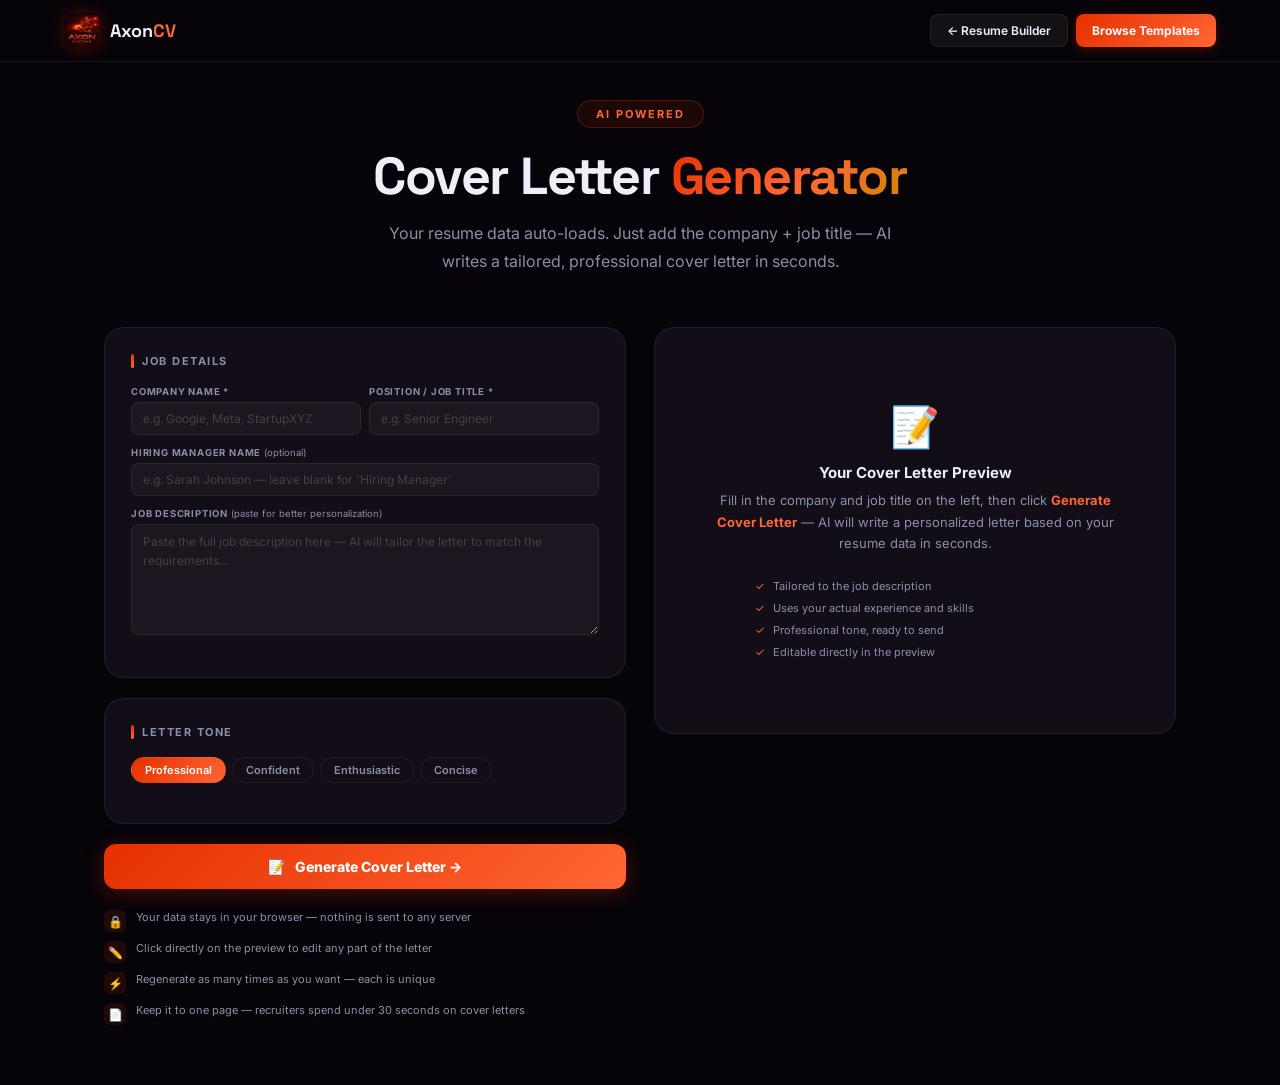
<file: CV-Maker/coverletter.html>
<!DOCTYPE html>
<html lang="en">
<head>
<meta charset="UTF-8">
<meta name="viewport" content="width=device-width, initial-scale=1.0">
<title>AI Cover Letter Generator — AxonCV by Axon Systems</title>
<link rel="icon" type="image/svg+xml" href="favicon.svg">
<link rel="preconnect" href="https://fonts.googleapis.com">
<link href="https://fonts.googleapis.com/css2?family=Inter:wght@300;400;500;600;700;800;900&family=Space+Grotesk:wght@400;500;600;700;800&display=swap" rel="stylesheet">
<style>
:root{
  --bg:#060409;--bg2:#0d0810;--card:#120d16;
  --bdr:rgba(255,255,255,0.07);--bdr-h:rgba(230,48,0,0.4);
  --red:#e63000;--orange:#ff6633;--gold:#cc8800;--glow:rgba(230,48,0,0.3);
  --w:#f0eef8;--gr:#8890a8;--l:#c8ccd8;
  --fh:'Space Grotesk',sans-serif;--fb:'Inter',sans-serif
}
*,*::before,*::after{margin:0;padding:0;box-sizing:border-box}
html{scroll-behavior:smooth}
body{font-family:var(--fb);background:var(--bg);color:var(--w);min-height:100vh;-webkit-font-smoothing:antialiased}

nav{position:fixed;top:0;left:0;right:0;z-index:999;height:62px;display:flex;align-items:center;justify-content:space-between;padding:0 5%;background:rgba(6,4,9,0.92);backdrop-filter:blur(24px);border-bottom:1px solid var(--bdr)}
.logo{display:flex;align-items:center;gap:10px;text-decoration:none;color:var(--w)}
.logo img{width:36px;height:36px;border-radius:9px;object-fit:cover;box-shadow:0 0 16px var(--glow)}
.logo-name{font-family:var(--fh);font-size:18px;font-weight:800}
.logo-name span{color:var(--orange)}
.logo-sub{font-size:10px;color:var(--gr)}
.nav-btns{display:flex;gap:8px}
.nbtn{display:inline-flex;align-items:center;gap:6px;padding:8px 16px;border-radius:8px;font-size:12px;font-weight:600;cursor:pointer;border:none;font-family:var(--fb);transition:all .2s;text-decoration:none}
.nbtn-g{background:rgba(255,255,255,.06);color:var(--w);border:1px solid var(--bdr)}
.nbtn-g:hover{background:rgba(255,255,255,.11)}
.nbtn-p{background:linear-gradient(135deg,var(--red),var(--orange));color:#fff;font-weight:700;box-shadow:0 2px 12px var(--glow)}
.nbtn-p:hover{opacity:.9;transform:translateY(-1px)}

main{padding:100px 5% 60px;max-width:1200px;margin:0 auto}

.page-hero{text-align:center;margin-bottom:52px}
.page-tag{display:inline-block;background:rgba(230,48,0,0.1);color:var(--orange);border:1px solid rgba(230,48,0,.28);padding:6px 18px;border-radius:100px;font-size:11px;font-weight:700;letter-spacing:2px;text-transform:uppercase;margin-bottom:20px}
.page-title{font-family:var(--fh);font-size:clamp(28px,4.5vw,52px);font-weight:800;letter-spacing:-1.5px;line-height:1.1;margin-bottom:14px}
.grad{background:linear-gradient(135deg,var(--red) 0%,var(--orange) 55%,var(--gold) 100%);-webkit-background-clip:text;-webkit-text-fill-color:transparent;background-clip:text}
.page-sub{color:var(--gr);font-size:16px;max-width:520px;margin:0 auto;line-height:1.75}

.cl-grid{display:grid;grid-template-columns:1fr 1fr;gap:28px;align-items:start}
@media(max-width:860px){.cl-grid{grid-template-columns:1fr}}

.panel{background:var(--card);border:1px solid var(--bdr);border-radius:20px;padding:26px}
.panel-title{font-size:11px;font-weight:700;color:var(--gr);text-transform:uppercase;letter-spacing:1.5px;margin-bottom:18px;display:flex;align-items:center;gap:8px}
.panel-title::before{content:'';width:3px;height:14px;background:linear-gradient(var(--red),var(--orange));border-radius:2px}

.fr{margin-bottom:12px}
.fr label{display:block;font-size:9.5px;font-weight:700;color:var(--gr);text-transform:uppercase;letter-spacing:.8px;margin-bottom:5px}
.fi{width:100%;background:rgba(255,255,255,.04);border:1px solid var(--bdr);border-radius:8px;padding:8px 11px;color:var(--w);font-size:12px;font-family:var(--fb);outline:none;transition:all .2s}
.fi:focus{border-color:var(--orange);background:rgba(230,48,0,.05);box-shadow:0 0 0 3px rgba(230,48,0,.1)}
.fi::placeholder{color:rgba(255,255,255,.18)}
textarea.fi{resize:vertical;min-height:80px;line-height:1.55}
.fg2{display:grid;grid-template-columns:1fr 1fr;gap:8px}

.resume-badge{background:rgba(0,200,83,.1);border:1px solid rgba(0,200,83,.25);color:#00c853;padding:8px 12px;border-radius:8px;font-size:11px;font-weight:600;display:flex;align-items:center;gap:8px;margin-bottom:16px}

.gen-btn{width:100%;padding:14px;background:linear-gradient(135deg,var(--red),var(--orange));color:#fff;border:none;border-radius:12px;font-size:14px;font-weight:800;cursor:pointer;font-family:var(--fb);transition:all .3s;box-shadow:0 4px 20px var(--glow);display:flex;align-items:center;justify-content:center;gap:10px}
.gen-btn:hover{opacity:.9;transform:translateY(-2px);box-shadow:0 8px 32px var(--glow)}
.gen-btn:disabled{opacity:.5;cursor:not-allowed;transform:none}

.tips{display:flex;flex-direction:column;gap:8px;margin-top:16px}
.tip{display:flex;align-items:flex-start;gap:10px;font-size:11px;color:var(--gr);line-height:1.6}
.tip-ico{width:22px;height:22px;border-radius:6px;background:rgba(230,48,0,.12);color:var(--orange);font-size:12px;display:flex;align-items:center;justify-content:center;flex-shrink:0;margin-top:1px}

/* Preview panel */
.preview-empty{text-align:center;padding:48px 20px;color:var(--gr)}
.preview-empty-ico{font-size:40px;margin-bottom:12px}
.preview-empty-txt{font-size:13px;line-height:1.65}

.cl-toolbar{display:flex;align-items:center;gap:8px;margin-bottom:14px;flex-wrap:wrap}
.cl-toolbar-title{font-size:11px;font-weight:700;color:var(--gr);text-transform:uppercase;letter-spacing:1px;flex:1}
.tl-btn{display:inline-flex;align-items:center;gap:5px;padding:6px 13px;border-radius:7px;font-size:11px;font-weight:600;cursor:pointer;border:none;font-family:var(--fb);transition:all .18s}
.tl-btn-g{background:rgba(255,255,255,.07);color:var(--w);border:1px solid var(--bdr)}
.tl-btn-g:hover{background:rgba(255,255,255,.12)}
.tl-btn-p{background:linear-gradient(135deg,var(--red),var(--orange));color:#fff;box-shadow:0 2px 10px var(--glow)}
.tl-btn-p:hover{opacity:.9}

.cl-paper{background:#fff;border-radius:10px;padding:36px 32px;font-family:Georgia,serif;font-size:11pt;color:#1a1a1a;line-height:1.8;white-space:pre-wrap;min-height:400px;box-shadow:0 4px 28px rgba(0,0,0,.3);border:1px solid rgba(255,255,255,.08)}
.cl-paper:focus{outline:2px solid var(--orange);outline-offset:2px}

/* Tone selector */
.tone-row{display:flex;gap:6px;flex-wrap:wrap;margin-bottom:14px}
.tone-btn{padding:5px 13px;border-radius:100px;border:1px solid var(--bdr);background:transparent;color:var(--gr);font-size:11px;font-weight:600;cursor:pointer;font-family:var(--fb);transition:all .2s}
.tone-btn:hover{border-color:rgba(230,48,0,.4);color:var(--w)}
.tone-btn.active{background:linear-gradient(135deg,var(--red),var(--orange));border-color:transparent;color:#fff}

/* Toast */
#clToast{position:fixed;bottom:24px;left:50%;transform:translateX(-50%);background:linear-gradient(135deg,#e63000,#ff6633);color:#fff;padding:11px 22px;border-radius:12px;font-size:13px;font-weight:700;z-index:9999;box-shadow:0 6px 24px rgba(230,48,0,.4);display:none;animation:tin .3s ease}
@keyframes tin{from{opacity:0;transform:translateX(-50%) translateY(14px)}to{opacity:1;transform:translateX(-50%) translateY(0)}}

/* Print */
@media print{
  nav,.cl-grid .panel:first-child,.cl-toolbar,.page-hero,#clToast{display:none!important}
  main{padding:0!important;max-width:100%!important}
  .cl-grid{grid-template-columns:1fr!important}
  .panel{background:#fff!important;border:none!important;padding:0!important}
  .cl-paper{box-shadow:none!important;border:none!important;padding:0.5in!important;font-size:11pt!important}
}
</style>
</head>
<body>

<nav>
  <a href="index.html" class="logo">
    <img src="axonnn-logo.jpeg" alt="Axon Systems" onerror="this.style.display='none'">
    <div>
      <div class="logo-name">Axon<span>CV</span></div>
    </div>
  </a>
  <div class="nav-btns">
    <a href="builder.html" class="nbtn nbtn-g">← Resume Builder</a>
    <a href="index.html" class="nbtn nbtn-p">Browse Templates</a>
  </div>
</nav>

<main>
  <div class="page-hero">
    <div class="page-tag">AI Powered</div>
    <h1 class="page-title">Cover Letter <span class="grad">Generator</span></h1>
    <p class="page-sub">Your resume data auto-loads. Just add the company + job title — AI writes a tailored, professional cover letter in seconds.</p>
  </div>

  <div class="cl-grid">

    <!-- LEFT: Form -->
    <div>
      <div class="panel" style="margin-bottom:20px">
        <div class="panel-title">Job Details</div>
        <div id="resumeBadge" class="resume-badge" style="display:none">
          <span>✓</span><span id="resumeName">Resume loaded</span>
        </div>
        <div class="fg2">
          <div class="fr"><label>Company Name *</label><input type="text" class="fi" id="clCompany" placeholder="e.g. Google, Meta, StartupXYZ"></div>
          <div class="fr"><label>Position / Job Title *</label><input type="text" class="fi" id="clJobTitle" placeholder="e.g. Senior Engineer"></div>
        </div>
        <div class="fr"><label>Hiring Manager Name <span style="color:var(--gr);font-weight:400;text-transform:none;letter-spacing:0">(optional)</span></label><input type="text" class="fi" id="clRecruiter" placeholder="e.g. Sarah Johnson — leave blank for 'Hiring Manager'"></div>
        <div class="fr"><label>Job Description <span style="color:var(--gr);font-weight:400;text-transform:none;letter-spacing:0">(paste for better personalization)</span></label><textarea class="fi" id="clJD" rows="5" placeholder="Paste the full job description here — AI will tailor the letter to match the requirements..."></textarea></div>
      </div>

      <div class="panel" style="margin-bottom:20px">
        <div class="panel-title">Letter Tone</div>
        <div class="tone-row">
          <button class="tone-btn active" id="tone-professional" onclick="setTone('professional',this)">Professional</button>
          <button class="tone-btn" id="tone-confident" onclick="setTone('confident',this)">Confident</button>
          <button class="tone-btn" id="tone-enthusiastic" onclick="setTone('enthusiastic',this)">Enthusiastic</button>
          <button class="tone-btn" id="tone-concise" onclick="setTone('concise',this)">Concise</button>
        </div>
      </div>

      <button class="gen-btn" id="genBtn" onclick="generateLetter()">
        <span id="genBtnIco">📝</span>
        <span id="genBtnTxt">Generate Cover Letter →</span>
      </button>

      <div class="tips" style="margin-top:20px">
        <div class="tip"><div class="tip-ico">🔒</div>Your data stays in your browser — nothing is sent to any server</div>
        <div class="tip"><div class="tip-ico">✏️</div>Click directly on the preview to edit any part of the letter</div>
        <div class="tip"><div class="tip-ico">⚡</div>Regenerate as many times as you want — each is unique</div>
        <div class="tip"><div class="tip-ico">📄</div>Keep it to one page — recruiters spend under 30 seconds on cover letters</div>
      </div>
    </div>

    <!-- RIGHT: Preview -->
    <div class="panel" id="previewPanel">
      <div id="emptyState">
        <div class="preview-empty">
          <div class="preview-empty-ico">📝</div>
          <div style="font-size:15px;font-weight:700;color:var(--w);margin-bottom:8px">Your Cover Letter Preview</div>
          <div class="preview-empty-txt">Fill in the company and job title on the left, then click <strong style="color:var(--orange)">Generate Cover Letter</strong> — AI will write a personalized letter based on your resume data in seconds.</div>
          <div style="margin-top:24px;display:flex;flex-direction:column;gap:8px;text-align:left;max-width:320px;margin-left:auto;margin-right:auto">
            <div style="font-size:11px;color:var(--gr);display:flex;align-items:center;gap:8px"><span style="color:var(--orange)">✓</span>Tailored to the job description</div>
            <div style="font-size:11px;color:var(--gr);display:flex;align-items:center;gap:8px"><span style="color:var(--orange)">✓</span>Uses your actual experience and skills</div>
            <div style="font-size:11px;color:var(--gr);display:flex;align-items:center;gap:8px"><span style="color:var(--orange)">✓</span>Professional tone, ready to send</div>
            <div style="font-size:11px;color:var(--gr);display:flex;align-items:center;gap:8px"><span style="color:var(--orange)">✓</span>Editable directly in the preview</div>
          </div>
        </div>
      </div>

      <div id="letterArea" style="display:none">
        <div class="cl-toolbar">
          <div class="cl-toolbar-title">Cover Letter Preview</div>
          <button class="tl-btn tl-btn-g" onclick="copyLetter()">📋 Copy</button>
          <button class="tl-btn tl-btn-g" onclick="downloadTXT()">📥 TXT</button>
          <button class="tl-btn tl-btn-p" onclick="printLetter()">🖨️ Print / PDF</button>
        </div>
        <div class="cl-paper" id="clPaper" contenteditable="true" spellcheck="true"></div>
        <div style="font-size:10px;color:var(--gr);margin-top:8px;text-align:center">Click anywhere on the letter to edit · Changes auto-save to clipboard on copy</div>
      </div>
    </div>

  </div>
</main>

<div id="clToast"></div>

<script src="cv-engine.js"></script>
<script src="ai-engine.js"></script>
<script>

let currentTone = 'professional';

function setTone(tone, btn){
  currentTone = tone;
  document.querySelectorAll('.tone-btn').forEach(b=>b.classList.remove('active'));
  btn.classList.add('active');
}

// Load resume from localStorage
(function init(){
  const saved = localStorage.getItem('axoncv_data');
  if(saved){
    try{
      const data = JSON.parse(saved);
      if(data&&data.personalInfo&&data.personalInfo.name){
        window._resumeData = data;
        document.getElementById('resumeBadge').style.display='flex';
        document.getElementById('resumeName').textContent = `Resume loaded: ${data.personalInfo.name} — ${data.personalInfo.title||''}`;
        // Pre-fill job title from resume
        if(data.personalInfo.title && !document.getElementById('clJobTitle').value){
          document.getElementById('clJobTitle').value = data.personalInfo.title;
        }
      }
    }catch(e){}
  }
})();

function getResumeData(){
  if(window._resumeData) return window._resumeData;
  // Return minimal blank data
  return {personalInfo:{name:'Your Name',title:'Professional',email:'',phone:'',linkedin:''},sections:AI.blankSections()};
}

function generateLetter(){
  const company = document.getElementById('clCompany').value.trim();
  const jobTitle = document.getElementById('clJobTitle').value.trim();
  const recruiter = document.getElementById('clRecruiter').value.trim();
  const jd = document.getElementById('clJD').value.trim();

  if(!company || !jobTitle){
    ['clCompany','clJobTitle'].forEach(id=>{
      const el=document.getElementById(id);
      if(!el.value.trim()){ el.style.borderColor='#ff4d4d'; el.focus(); setTimeout(()=>el.style.borderColor='',2000); }
    });
    toast('Please fill in Company Name and Job Title');
    return;
  }

  const btn=document.getElementById('genBtn');
  const ico=document.getElementById('genBtnIco');
  const txt=document.getElementById('genBtnTxt');
  btn.disabled=true; ico.textContent='⏳'; txt.textContent='Generating...';

  setTimeout(()=>{
    const data = getResumeData();
    let letter = AI.generateCoverLetter(data, company, jobTitle, recruiter, jd);

    // Tone adjustments
    if(currentTone === 'confident'){
      letter = letter.replace(/I am confident that/g,'I know that').replace(/I believe/g,'I am certain').replace(/I would welcome/g,'I am eager for');
    } else if(currentTone === 'enthusiastic'){
      letter = letter.replace('Dear Hiring Manager', 'Dear Hiring Team').replace(/I am writing to express/,'I am thrilled to apply for').replace(/Thank you sincerely/,'Thank you so much');
    } else if(currentTone === 'concise'){
      // Remove some verbose phrases
      const paras = letter.split('\n\n');
      if(paras.length > 8) letter = paras.slice(0,7).join('\n\n') + '\n\n' + paras[paras.length-1];
    }

    document.getElementById('clPaper').textContent = letter;
    document.getElementById('emptyState').style.display='none';
    document.getElementById('letterArea').style.display='block';
    document.getElementById('clPaper').scrollIntoView({behavior:'smooth',block:'start'});

    btn.disabled=false; ico.textContent='📝'; txt.textContent='Regenerate →';
    toast('✨ Cover letter generated!');
  }, 700);
}

function copyLetter(){
  const text = document.getElementById('clPaper').innerText || document.getElementById('clPaper').textContent;
  navigator.clipboard.writeText(text).then(()=>toast('📋 Copied to clipboard!')).catch(()=>{
    const r=document.createRange(); r.selectNode(document.getElementById('clPaper'));
    window.getSelection().removeAllRanges(); window.getSelection().addRange(r);
    document.execCommand('copy'); window.getSelection().removeAllRanges();
    toast('📋 Copied!');
  });
}

function downloadTXT(){
  const text = document.getElementById('clPaper').innerText || document.getElementById('clPaper').textContent;
  const name = (getResumeData().personalInfo.name||'Cover').replace(/\s+/g,'_');
  const company = (document.getElementById('clCompany').value||'Company').replace(/\s+/g,'_');
  const blob=new Blob([text],{type:'text/plain'});
  const url=URL.createObjectURL(blob);
  const a=document.createElement('a'); a.href=url; a.download=`${name}_CoverLetter_${company}.txt`; a.click();
  URL.revokeObjectURL(url);
}

function printLetter(){
  window.print();
}

function toast(msg){
  const el=document.getElementById('clToast');
  el.textContent=msg; el.style.display='block';
  clearTimeout(window._toastT);
  window._toastT=setTimeout(()=>{el.style.opacity='0';el.style.transition='opacity .3s';setTimeout(()=>{el.style.display='none';el.style.opacity='1';el.style.transition=''},300);},2600);
}

// Enter key on company/job title triggers generate
['clCompany','clJobTitle','clRecruiter'].forEach(id=>{
  document.getElementById(id).addEventListener('keydown',e=>{if(e.key==='Enter')generateLetter();});
});
</script>
</body>
</html>
</file>
